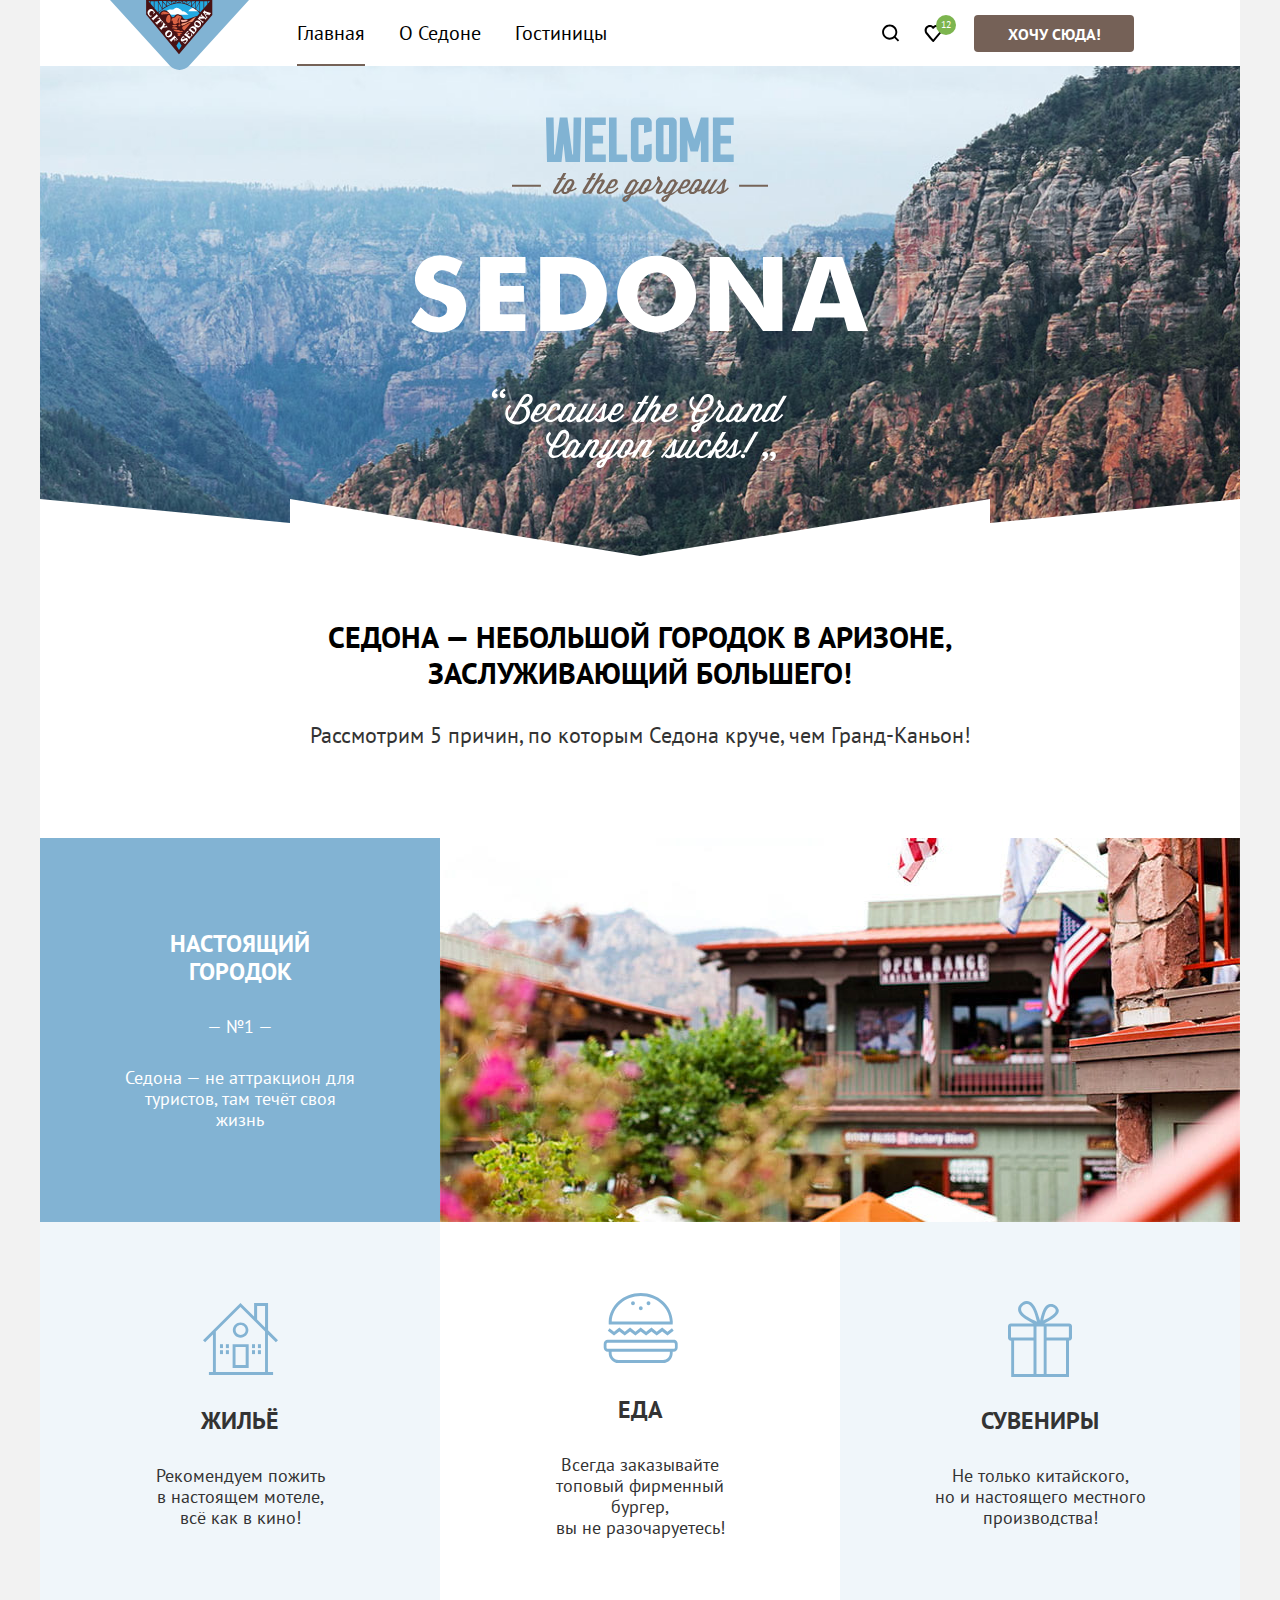
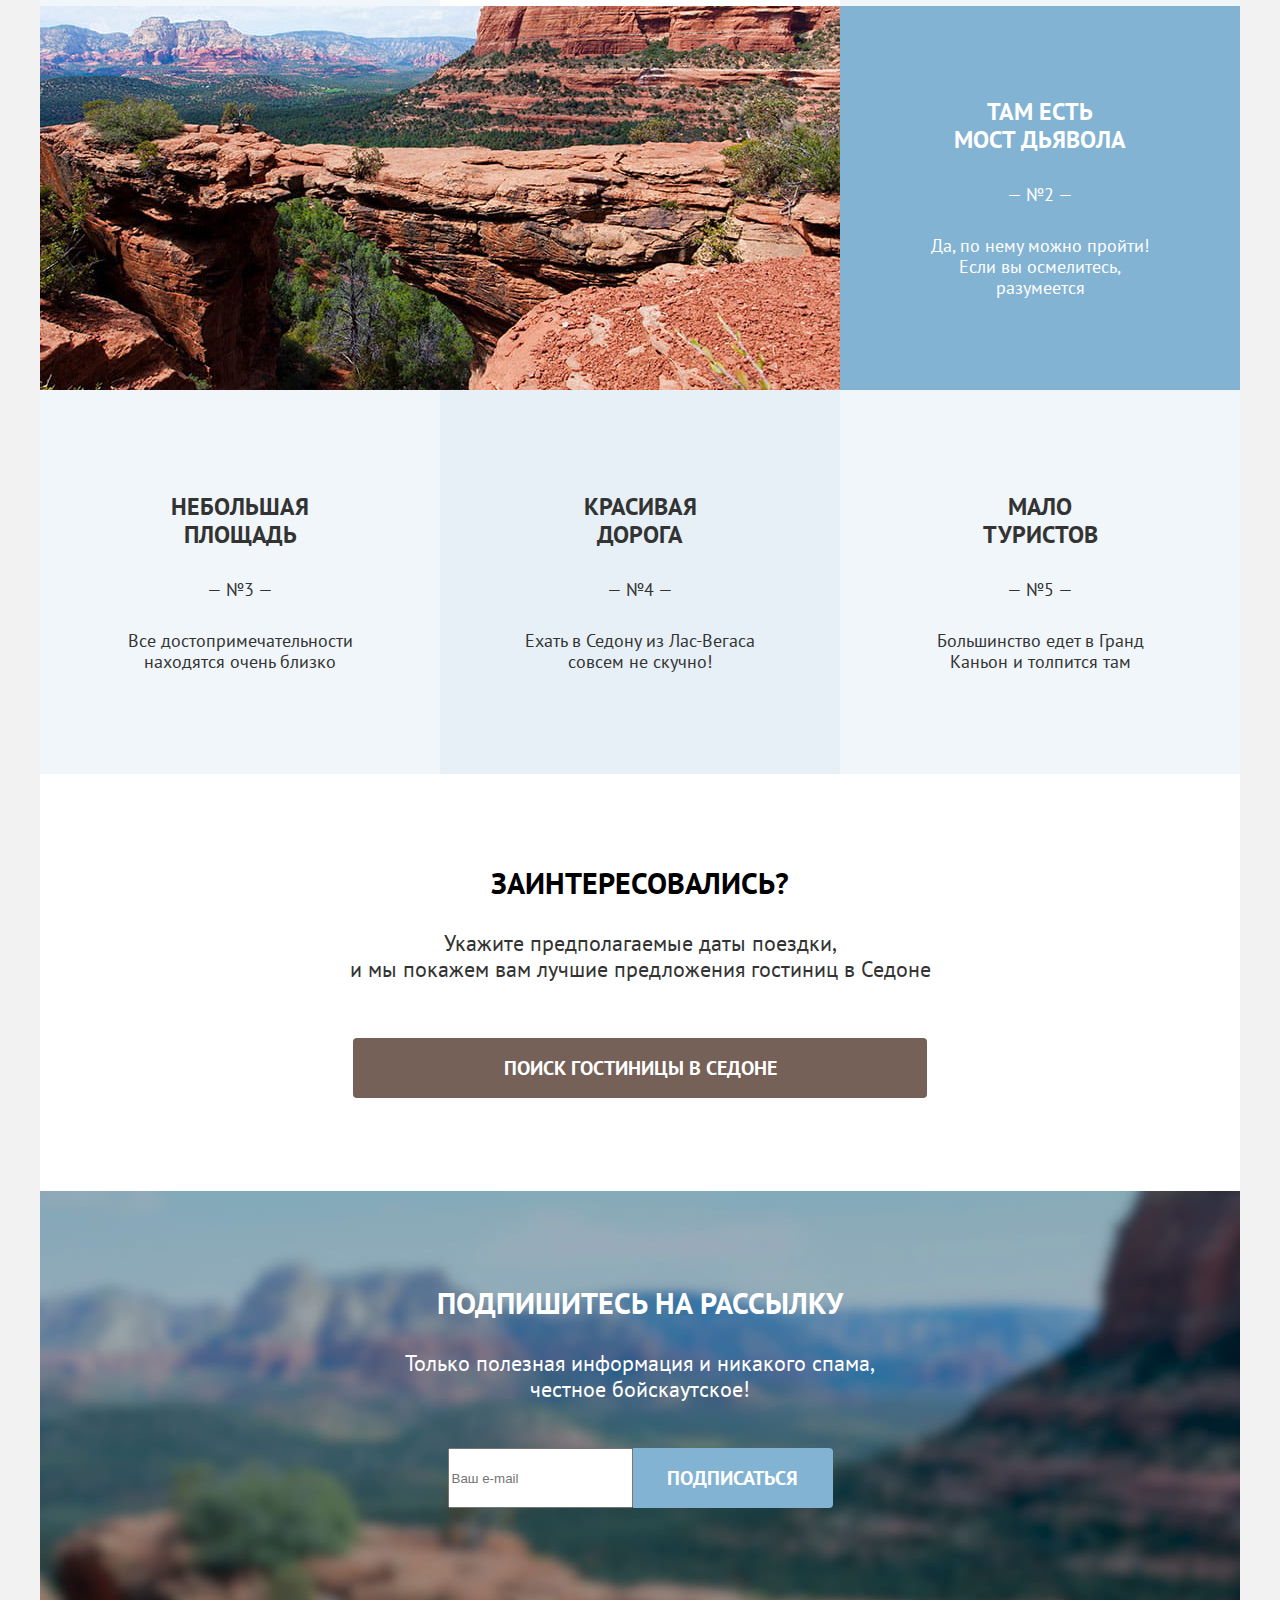
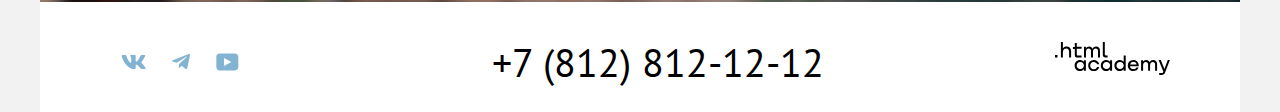
<file: index.html>
<!DOCTYPE html>
<html lang="ru">
  <head>
    <meta charset="utf-8">
    <title>Седона</title>
    <link rel="stylesheet" href="styles/styles.css">
  </head>
  <body>
    <div class="page-container">
      <header class="page-header">
        <div class="flex-wrapper">
          <a class="header-logo">
            <img class="header-logo-img" alt="Логотип сайта «Седона»" src="images/header-logo.svg" width="139" height="70">
          </a>
          <nav class="navigation">
            <ul class="navigation-list">
              <li class="navigation-item">
                <a class="navigation-link navigation-link-current">Главная</a>
              </li>
              <li class="navigation-item">
                <a class="navigation-link" href="#">О Седоне</a>
              </li>
              <li class="navigation-item">
                <a class="navigation-link" href="catalog.html">Гостиницы</a>
              </li>
            </ul>
            <ul class="navigation-list navigation-user">
              <li class="navigation-item">
                <a class="navigation-link navigation-search" href="#">
                  <span class="visually-hidden">Поиск</span>
                </a>
              </li>
              <li class="navigation-item">
                <a class="navigation-link navigation-favs" href="#">
                  <span class="visually-hidden">Избранное</span>
                  <span class="favorites-count">12</span>
                </a>
              </li>
              <li class="navigation-item">
                <a class="button button-alternative-color navigation-button" href="#">Хочу сюда!</a>
              </li>
            </ul>
          </nav>
        </div>
      </header>

      <main class="main-container main-index">
        <section class="section-promo">
          <h1 class="visually-hidden">Седона</h1>
          <img class="promo-logo" alt="Лого сайта города Седона" src="images/promo-logo.svg" width="458" height="352">
        </section>

        <section class="section-advantages">
          <h2 class="visually-hidden">Преимущества</h2>
          <p class="advantages-title section-title">Седона — небольшой городок в Аризоне,<br>
            заслуживающий большего!</p>
          <p class="advantages-intro">Рассмотрим 5 причин, по которым Седона круче, чем Гранд-Каньон!</p>
          <ul class="advantages-list">
            <li class="advantages-item advantages-item-special">
              <div class="advantages-text-wrapper">
                <h3 class="advantages-item-title">Настоящий городок</h3>
                <p class="advantages-item-number">— №1 —</p>
                <p class="advantages-item-description">Седона — не аттракцион для туристов, там течёт своя жизнь</p>
              </div>
              <div class="advantages-image-wrapper">
                <img class="advantages-image" alt="Изображение Седоны" src="images/true-town.jpg" width="800" height="384">
              </div>
            </li>
            <li class="advantages-item">
              <div class="advantages-text-wrapper">
                <span class="advantages-icon advantages-icon-housing"></span>
                <h3 class="advantages-item-title">Жильё</h3>
                <p class="advantages-item-description">Рекомендуем пожить<br>
                  в настоящем мотеле,<br>
                  всё как в кино!</p>
              </div>
            </li>
            <li class="advantages-item">
              <div class="advantages-text-wrapper">
                <span class="advantages-icon advantages-icon-food"></span>
                <h3 class="advantages-item-title">Еда</h3>
                <p class="advantages-item-description">Всегда заказывайте<br>
                  топовый фирменный бургер,<br>
                  вы не разочаруетесь!</p>
              </div>
            </li>
            <li class="advantages-item">
              <div class="advantages-text-wrapper">
                <span class="advantages-icon advantages-icon-souvenir"></span>
                <h3 class="advantages-item-title">Сувениры</h3>
                <p class="advantages-item-description">Не только китайского,<br>
                  но и настоящего местного<br>
                  производства!</p>
              </div>
            </li>
            <li class="advantages-item advantages-item-special">
              <div class="advantages-text-wrapper">
                <h3 class="advantages-item-title">Там есть<br>
                  мост дьявола</h3>
                <p class="advantages-item-number">— №2 —</p>
                <p class="advantages-item-description">Да, по нему можно пройти!<br>
                  Если вы осмелитесь,<br>
                  разумеется</p>
              </div>
              <div class="advantages-image-wrapper advantages-image-wrapper-bridge">
                <img class="advantages-image" alt="Изображение моста дьявола" src="images/devil-bridge.jpg" width="800" height="384">
              </div>
            </li>
            <li class="advantages-item">
              <div class="advantages-text-wrapper">
                <h3 class="advantages-item-title">Небольшая площадь</h3>
                <p class="advantages-item-number">— №3 —</p>
                <p class="advantages-item-description">Все достопримечательности находятся очень близко</p>
              </div>
            </li>
            <li class="advantages-item">
              <div class="advantages-text-wrapper">
                <h3 class="advantages-item-title">Красивая<br>
                  дорога</h3>
                <p class="advantages-item-number">— №4 —</p>
                <p class="advantages-item-description">Ехать в Седону из Лас-Вегаса совсем не скучно!</p>
              </div>
            </li>
            <li class="advantages-item">
              <div class="advantages-text-wrapper">
                <h3 class="advantages-item-title">Мало<br>
                  туристов</h3>
                <p class="advantages-item-number">— №5 —</p>
                <p class="advantages-item-description">Большинство едет в Гранд Каньон и толпится там</p>
              </div>
            </li>
          </ul>
        </section>

        <section class="section-search">
          <h2 class="visually-hidden">Поиск гостиницы</h2>
          <p class="search-title section-title"><b>Заинтересовались?</b></p>
          <p class="search-text">Укажите предполагаемые даты поездки,<br>
            и мы покажем вам лучшие предложения гостиниц в Седоне</p>
          <a class="search-button button button-alternative-color" href="catalog.html">Поиск гостиницы в Седоне</a>
        </section>

        <section class="section-subscribe">
          <h2 class="subscribe-title section-title">Подпишитесь на рассылку</h2>
          <p class="subscribe-text">Только полезная информация и никакого спама,<br>
            честное бойскаутское!</p>
          <form class="subscribe-form" action="https://echo.htmlacademy.ru/" method="post">
            <label class="visually-hidden" for="subscribe-email">Email</label>
            <input class="email-field" placeholder="Ваш e-mail" type="email" name="subscribe-email" id="subscribe-email" required>
            <button class="button subscribe-button" type="submit">Подписаться</button>
          </form>
        </section>
      </main>

      <footer class="page-footer">
        <div class="flex-wrapper">
          <ul class="footer-social-list">
            <li class="footer-social-item">
              <a class="footer-social-link footer-social-vk" href="https://vk.com/htmlacademy" target="_blank">
                <svg class="social-icon" aria-hidden="true" focusable="false" width="25" height="14" xmlns="http://www.w3.org/2000/svg">
                  <path fill-rule="evenodd" clip-rule="evenodd" d="M24.116.948c.166-.546 0-.948-.795-.948h-2.625c-.668 0-.976.347-1.143.73
                  0 0-1.335 3.196-3.226 5.272-.612.602-.89.793-1.224.793-.167 0-.418-.191-.418-.738V.948c0-.656-.184-.948-.74-.948H9.817C9.4
                  0 9.15.304 9.15.593c0 .621.946.765 1.043 2.513v3.798c0 .833-.153.984-.487.984-.89 0-3.055-3.211-4.34-6.885C5.116.288
                  4.865 0 4.193 0H1.566c-.75 0-.9.347-.9.73 0 .682.89 4.07 4.145 8.551C6.981 12.341 10.036 14 12.82 14c1.67 0 1.875-.368
                  1.875-1.003v-2.313c0-.737.158-.884.687-.884.39 0 1.057.192 2.615 1.667C19.776 13.216 20.07 14 21.071 14h2.625c.75 0
                  1.126-.368.91-1.096-.238-.724-1.088-1.775-2.215-3.022-.612-.71-1.53-1.475-1.809-1.858-.389-.491-.278-.71 0-1.147 0 0
                  3.2-4.426 3.533-5.929h.001Z"/></svg>
                <span class="visually-hidden">ВКонтакте</span>
              </a>
            </li>
            <li class="footer-social-item">
              <a class="footer-social-link footer-social-telegram" href="https://t.me/htmlacademy" target="_blank">
                <svg class="social-icon" aria-hidden="true" focusable="false" width="18" height="16"
                xmlns="http://www.w3.org/2000/svg"><path d="M16.785.1.84 6.247C-.248 6.685-.24 7.292.64 7.563L4.735
                8.84l9.472-5.976c.448-.273.857-.126.52.172L7.053 9.962H7.05h.002l-.283 4.22c.414 0 .597-.19.829-.413l1.988-1.934
                4.136 3.055c.762.42 1.31.204 1.5-.706L17.938 1.39c.278-1.114-.425-1.619-1.153-1.29Z"/></svg>
                <span class="visually-hidden">Телеграм</span>
              </a>
            </li>
            <li class="footer-social-item">
              <a class="footer-social-link footer-social-youtube" href="https://www.youtube.com/user/htmlacademyru" target="_blank">
                <svg class="social-icon" aria-hidden="true" focusable="false" width="23" height="18"
                xmlns="http://www.w3.org/2000/svg"><path d="M18.94.5H3.51C1.65.5.33 2.1.33 3.9V14c0 1.9 1.32 3.5 3.18
                3.5h15.65c1.64 0 3.17-1.6 3.17-3.4V3.9C22.11 2.1 20.8.5 18.94.5ZM7.99 13.04V4.96L15.33 9l-7.34 4.04Z"/></svg>
                <span class="visually-hidden">YouTube</span>
              </a>
            </li>
          </ul>
          <div class="footer-contacts">
            <a class="footer-phone-number" href="tel:+78128121212">+7 (812) 812-12-12</a>
          </div>
          <div class="footer-link-wrapper">
            <a class="footer-logo-link" href="https://htmlacademy.ru/" target="_blank">
              <svg class="footer-logo-academy" aria-hidden="true" focusable="false" width="115" height="33"
              xmlns="http://www.w3.org/2000/svg"><path d="M0 12.9v2.6h2.5v-2.6H0ZM11.6 4.5c-1.6 0-2.8.7-3.6
              1.7h-.1V0h-2v15.5h2v-5.3c0-2.1 1.3-3.6 3.3-3.6 1.8 0 2.9 1.4 2.9 3.2v5.7h2V9.4c.1-3-1.8-4.9-4.5-4.9ZM26.6
              4.8h-4.8V1.1h-2v3.8h-1.9v2h1.9v6c0 1.7 1 2.7 2.7 2.7h4.1v-2h-3.7c-.7 0-1.1-.4-1.1-1.1V6.8h4.8v-2ZM41.1
              4.6c-1.6 0-2.9.8-3.5 2.1h-.1a3.7 3.7 0 0 0-3.4-2.1c-1.4 0-2.5.8-3.1 1.8h-.1V4.8H29v10.6h2V10c0-2 1-3.5
              2.6-3.5 1.5 0 2.4 1 2.4 2.6v6.3h2V9.8c0-2.4 1.4-3.3 2.6-3.3 1.5 0 2.4 1 2.4 2.6v6.3h2V8.9c.1-2.5-1.4-4.3-3.9-4.3ZM47.8
              12.7c0 1.7 1 2.7 2.8 2.7h2v-2h-1.7c-.7 0-1.1-.4-1.1-1.1V0h-2v12.7ZM28.9 19.7a4.9 4.9 0 0 0-3.9-1.8c-3.1 0-5.4 2.3-5.4
              5.6s2.3 5.6 5.4 5.6c1.8 0 3-.8 3.8-1.9h.1v1.6h2V18.2h-2v1.5Zm-3.6 7.4a3.5 3.5 0 0 1-3.6-3.6c0-2 1.4-3.6 3.6-3.6s3.6 1.6
              3.6 3.6c0 1.9-1.4 3.6-3.6 3.6ZM44.2 22c-.5-2.4-2.6-4.1-5.4-4.1a5.4 5.4 0 0 0-5.6 5.6c0 3.1 2.2 5.6 5.6 5.6 2.8 0 4.9-1.8
              5.4-4.2h-2.1a3.4 3.4 0 0 1-3.3 2.3 3.5 3.5 0 0 1-3.6-3.6c0-2 1.4-3.6 3.6-3.6 1.6 0 2.8 1 3.3 2.2h2.1V22ZM55.1 19.7a4.9
              4.9 0 0 0-3.9-1.8c-3.1 0-5.4 2.3-5.4 5.6s2.3 5.6 5.4 5.6c1.8 0 3-.8 3.8-1.9h.1v1.6h2V18.2h-2v1.5Zm-3.6 7.4a3.5 3.5 0 0
              1-3.6-3.6c0-2 1.4-3.6 3.6-3.6s3.6 1.6 3.6 3.6c0 1.9-1.5 3.6-3.6 3.6ZM68.7 19.8a5 5 0 0 0-3.9-1.9c-3.1
              0-5.4 2.3-5.4 5.6s2.2 5.6 5.4 5.6c1.7 0 3-.8 3.8-1.8h.1v1.5h2V13.4h-2v6.4Zm-3.6 7.3a3.5 3.5 0 0 1-3.6-3.6c0-2
              1.4-3.6 3.6-3.6s3.6 1.6 3.6 3.6c-.1 2-1.5 3.6-3.6 3.6ZM78.3 17.9a5.4 5.4 0 0 0-5.5 5.6c0 3 2.1 5.6 5.5 5.6 2.5
              0 4.5-1.3 5.2-3.6h-2.1c-.5 1-1.6 1.6-3 1.6-1.9 0-3.3-1.3-3.4-2.9h8.8c.2-3.6-2-6.3-5.5-6.3Zm0 1.9c1.7 0 3 1
              3.3 2.6h-6.5a3.2 3.2 0 0 1 3.2-2.6ZM98.2 17.9a4 4 0 0 0-3.6 2h-.1c-.6-1.2-1.8-2-3.4-2-1.4 0-2.5.7-3.1
              1.8v-1.5h-1.9v10.6h2v-5.4c0-2 1-3.4 2.6-3.5 1.5 0 2.4 1 2.4 2.6v6.3h2v-5.6c0-2.4 1.4-3.3 2.6-3.3 1.5 0 2.4 1
              2.4 2.6v6.3h2v-6.5c.1-2.6-1.4-4.4-3.9-4.4ZM109.4 27l-3.6-8.9h-2.2l4.8 11.6c-.3.9-.7 1.2-1.7 1.2h-2.5v2h2.5c1.8
              0 2.8-.8 3.5-2.6l4.7-12.2h-2.1l-3.4 8.9Z"/></svg>
            </a>
          </div>
        </div>
      </footer>
    </div>
  </body>
</html>
</file>
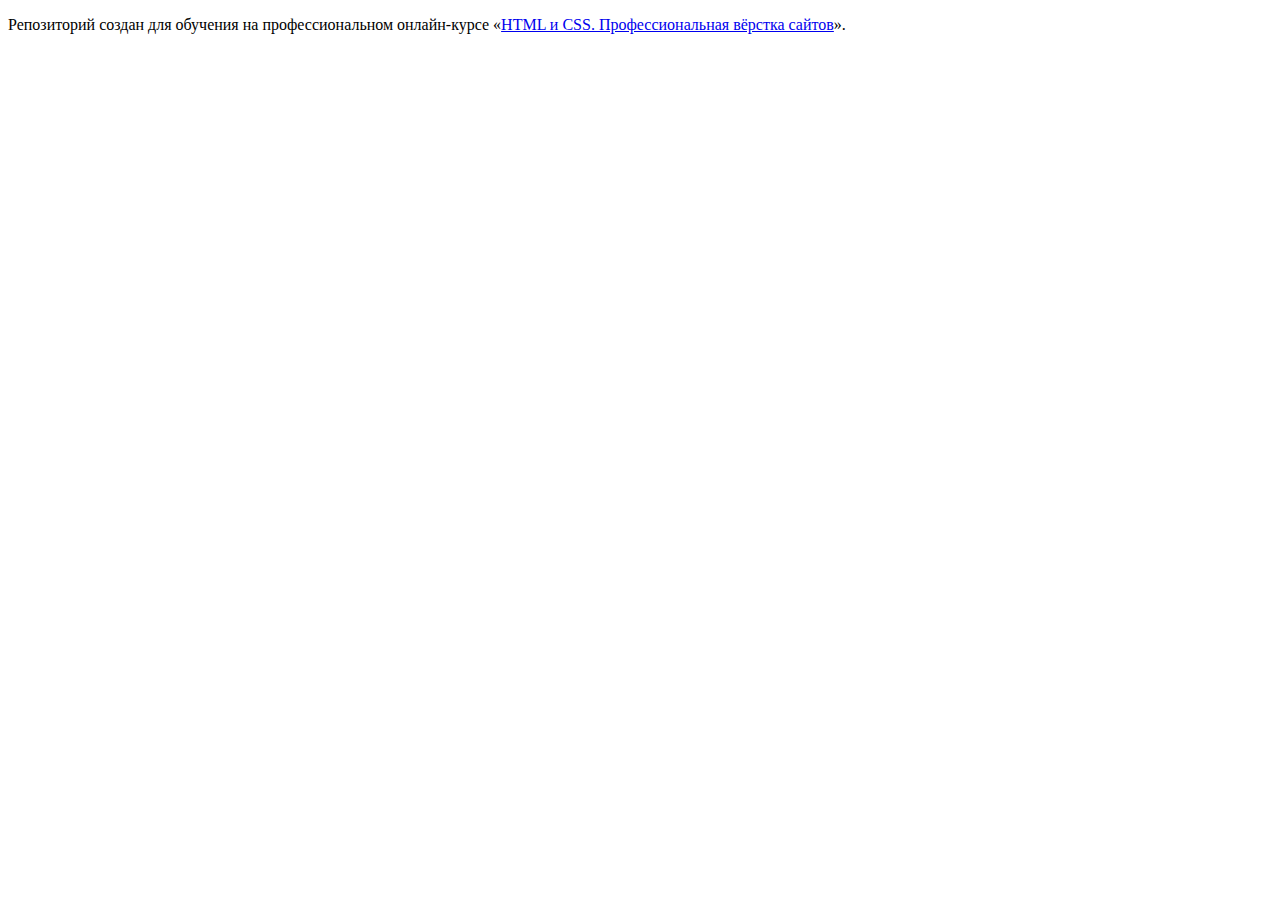
<file: 1/index.html>
<!DOCTYPE html>
<html lang="ru">
  <head>
    <meta charset="utf-8">
    <title>HTML Academy: Седона</title>
    <base href="https://htmlacademy-htmlcss.github.io/1923449-sedona-34/1/">
</head>
  <body>

    <p>Репозиторий создан для обучения на профессиональном онлайн‑курсе «<a href="https://htmlacademy.ru/intensive/htmlcss">HTML и CSS. Профессиональная вёрстка сайтов</a>».</p>

  </body>
</html>
</file>
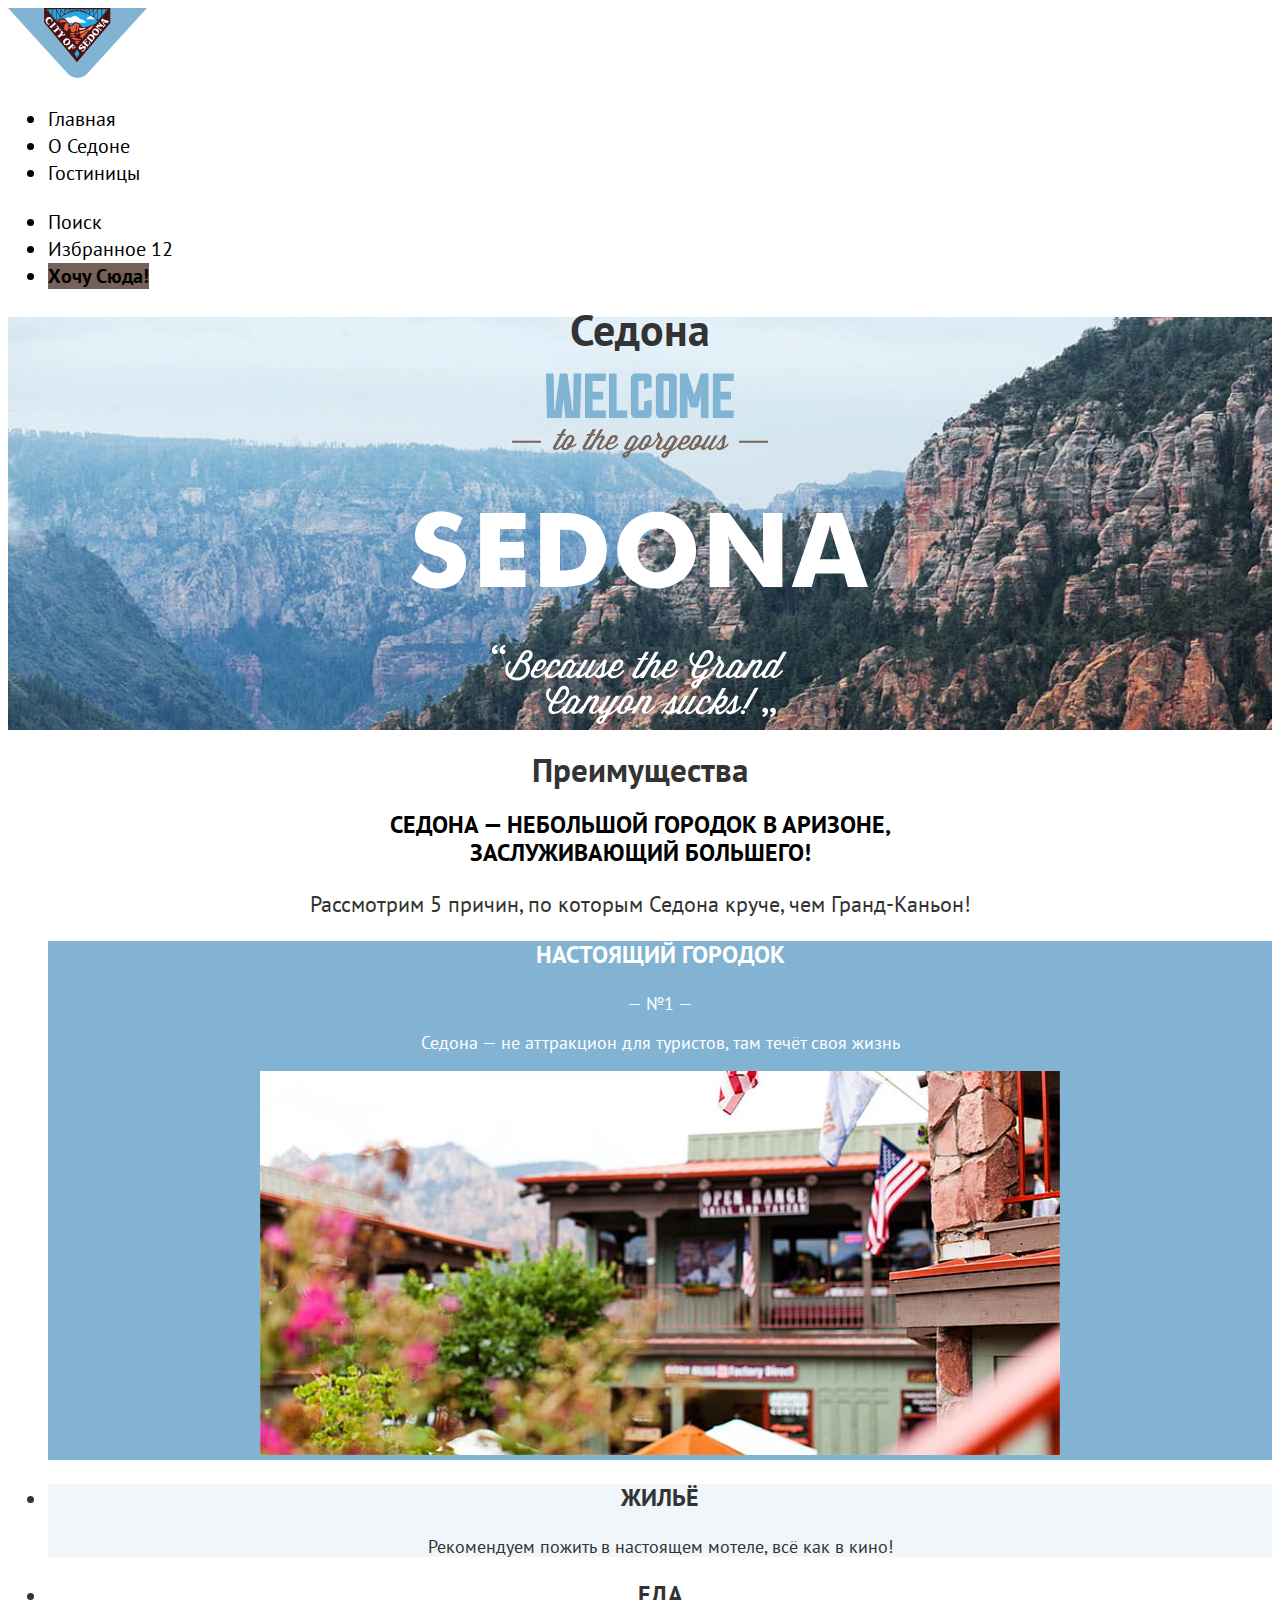
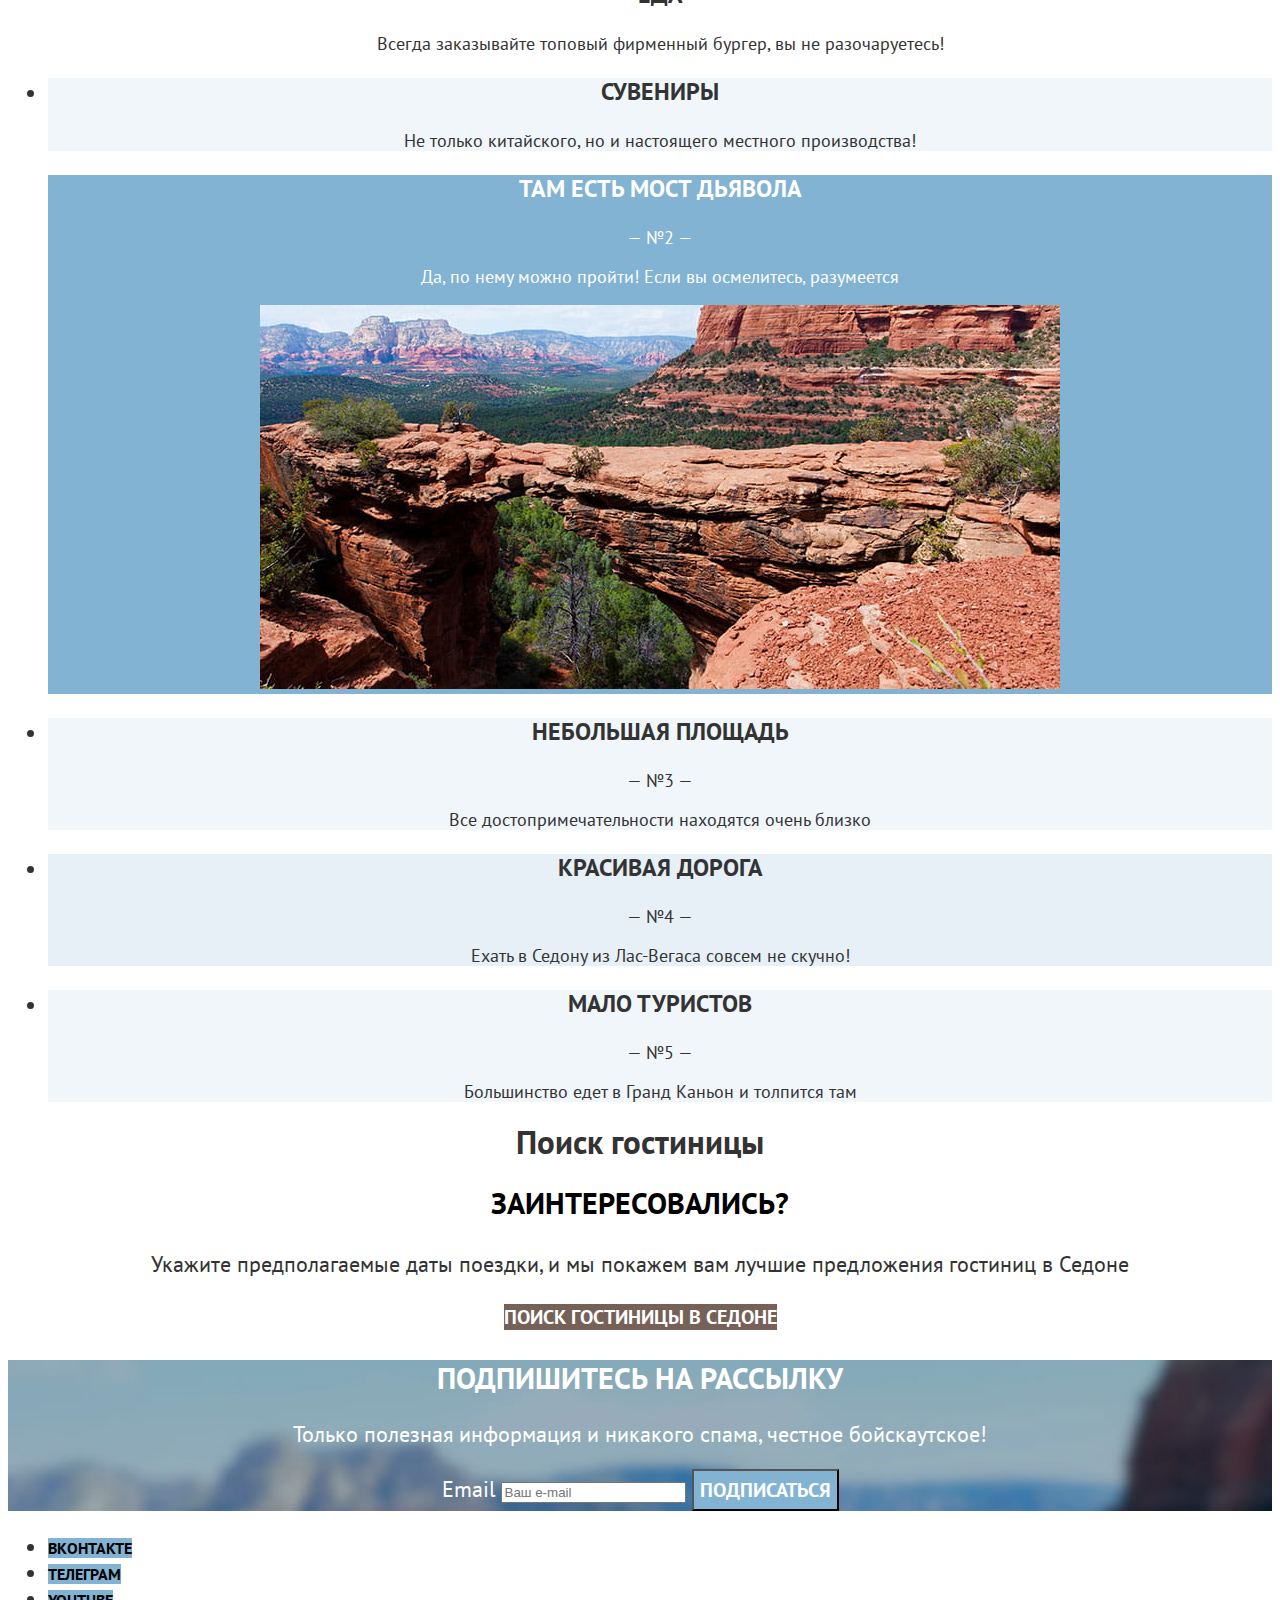
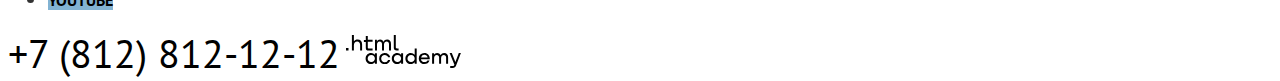
<file: 4/index.html>
<!DOCTYPE html>
<html lang="ru">
  <head>
    <meta charset="utf-8">
    <title>Седона</title>
    <link rel="stylesheet" href="styles/styles.css">
    <base href="https://htmlacademy-htmlcss.github.io/1923449-sedona-34/4/">
</head>
  <body>
    <header class="page-header">
      <div class="header-wrapper">
        <a class="navigation-logo">
          <img class="page-header-logo" alt="Логотип сайта «Седона»" src="images/header-logo.svg" width="139" height="70">
        </a>
        <nav class="navigation">
          <ul class="navigation-list">
            <li class="navigation-item">
              <a class="navigation-link navigation-link-current">Главная</a>
            </li>
            <li class="navigation-item">
              <a class="navigation-link" href="#">О Седоне</a>
            </li>
            <li class="navigation-item">
              <a class="navigation-link" href="catalog.html">Гостиницы</a>
            </li>
          </ul>
          <ul class="navigation-list navigation-user">
            <li class="navigation-item">
              <a class="navigation-link" href="#">
                <span class="visually-hidden">Поиск</span>
              </a>
            </li>
            <li class="navigation-item">
              <a class="navigation-link" href="#">
                <span class="visually-hidden">Избранное</span>
                <span class="favourites-count">12</span>
              </a>
            </li>
            <li class="navigation-item">
              <a class="navigation-link button button-brown" href="#">Хочу сюда!</a>
            </li>
          </ul>
        </nav>
      </div>
    </header>

    <main class="main-index">
      <section class="section-promo">
        <h1 class="visually-hidden">Седона</h1>
        <img class="promo-logo" alt="Лого сайта города Седона" src="images/promo-logo.svg" width="458" height="352">
      </section>

      <section class="section-advantages">
        <h2 class="visually-hidden">Преимущества</h2>
        <p class="advantages-title section-title"><b>Седона — небольшой городок в Аризоне,<br>
          заслуживающий большего!</b></p>
        <p class="advantages-intro">Рассмотрим 5 причин, по которым Седона круче, чем Гранд-Каньон!</p>
        <ul class="advantages-list">
          <li class="advantages-item advantages-item-special">
            <h3 class="advantages-title">Настоящий городок</h3>
            <p class="advantages-number">— №1 —</p>
            <p class="advantages-description">Седона — не аттракцион для туристов, там течёт своя жизнь</p>
            <img class="advantage-image" alt="Изображение Седоны" src="images/true-town.jpg" width="800" height="384">
          </li>
          <li class="advantages-item">
            <h3 class="advantages-title">Жильё</h3>
            <p class="advantages-description">Рекомендуем пожить в настоящем мотеле, всё как в кино!</p>
          </li>
          <li class="advantages-item">
            <h3 class="advantages-title">Еда</h3>
            <p class="advantages-description">Всегда заказывайте топовый фирменный бургер, вы не разочаруетесь!</p>
          </li>
          <li class="advantages-item">
            <h3 class="advantages-title">Сувениры</h3>
            <p class="advantages-description">Не только китайского, но и настоящего местного производства!</p>
          </li>
          <li class="advantages-item advantages-item-special">
            <h3 class="advantages-title">Там есть мост дьявола</h3>
            <p class="advantages-number">— №2 —</p>
            <p class="advantages-description">Да, по нему можно пройти! Если вы осмелитесь, разумеется</p>
            <img class="advantage-image" alt="Изображение моста дьявола" src="images/devil-bridge.jpg" width="800" height="384">
          </li>
          <li class="advantages-item">
            <h3 class="advantages-title">Небольшая площадь</h3>
            <p class="advantages-number">— №3 —</p>
            <p class="advantages-description">Все достопримечательности находятся очень близко</p>
          </li>
          <li class="advantages-item">
            <h3 class="advantages-title">Красивая дорога</h3>
            <p class="advantages-number">— №4 —</p>
            <p class="advantages-description">Ехать в Седону из Лас-Вегаса совсем не скучно!</p>
          </li>
          <li class="advantages-item">
            <h3 class="advantages-title">Мало туристов</h3>
            <p class="advantages-number">— №5 —</p>
            <p class="advantages-description">Большинство едет в Гранд Каньон и толпится там</p>
          </li>
        </ul>
      </section>

      <section class="section-search">
        <h2 class="visually-hidden">Поиск гостиницы</h2>
        <p class="search-title section-title"><b>Заинтересовались?</b></p>
        <p class="search-text">Укажите предполагаемые даты поездки, и мы покажем вам лучшие предложения гостиниц в Седоне</p>
        <a class="search-button button button-big button-brown" href="catalog.html">Поиск гостиницы в Седоне</a>
      </section>

      <section class="section-subscribe">
        <h2 class="subscribe-title section-title">Подпишитесь на рассылку</h2>
        <p class="subscribe-text">Только полезная информация и никакого спама, честное бойскаутское!</p>
        <form class="subscribe-form" action="https://echo.htmlacademy.ru/" method="post">
          <label for="subscribe-email">Email</label>
          <input class="field" placeholder="Ваш e-mail" type="email" name="subscribe-email" id="subscribe-email" required>
          <input class="button button-big subscribe-button" type="submit" value="Подписаться">
        </form>
      </section>
    </main>

    <footer class="page-footer">
      <ul class="footer-social-list">
        <li class="footer-social-item">
          <a class="button" href="https://vk.com/htmlacademy" target="_blank">
            <span class="visually-hidden">ВКонтакте</span>
          </a>
        </li>
        <li class="footer-social-item">
          <a class="button" href="https://t.me/htmlacademy" target="_blank">
            <span class="visually-hidden">Телеграм</span>
          </a>
        </li>
        <li class="footer-social-item">
          <a class="button" href="https://www.youtube.com/user/htmlacademyru" target="_blank">
            <span class="visually-hidden">YouTube</span>
          </a>
        </li>
      </ul>
      <a class="footer-phone-number" href="tel:+78128121212">+7 (812) 812-12-12</a>
      <a href="https://htmlacademy.ru/" target="_blank">
        <img class="footer-logo" alt="Лого htmlacademy" src="images/html-academy-logo.svg" width="115" height="33">
      </a>
    </footer>
  </body>
</html>
</file>
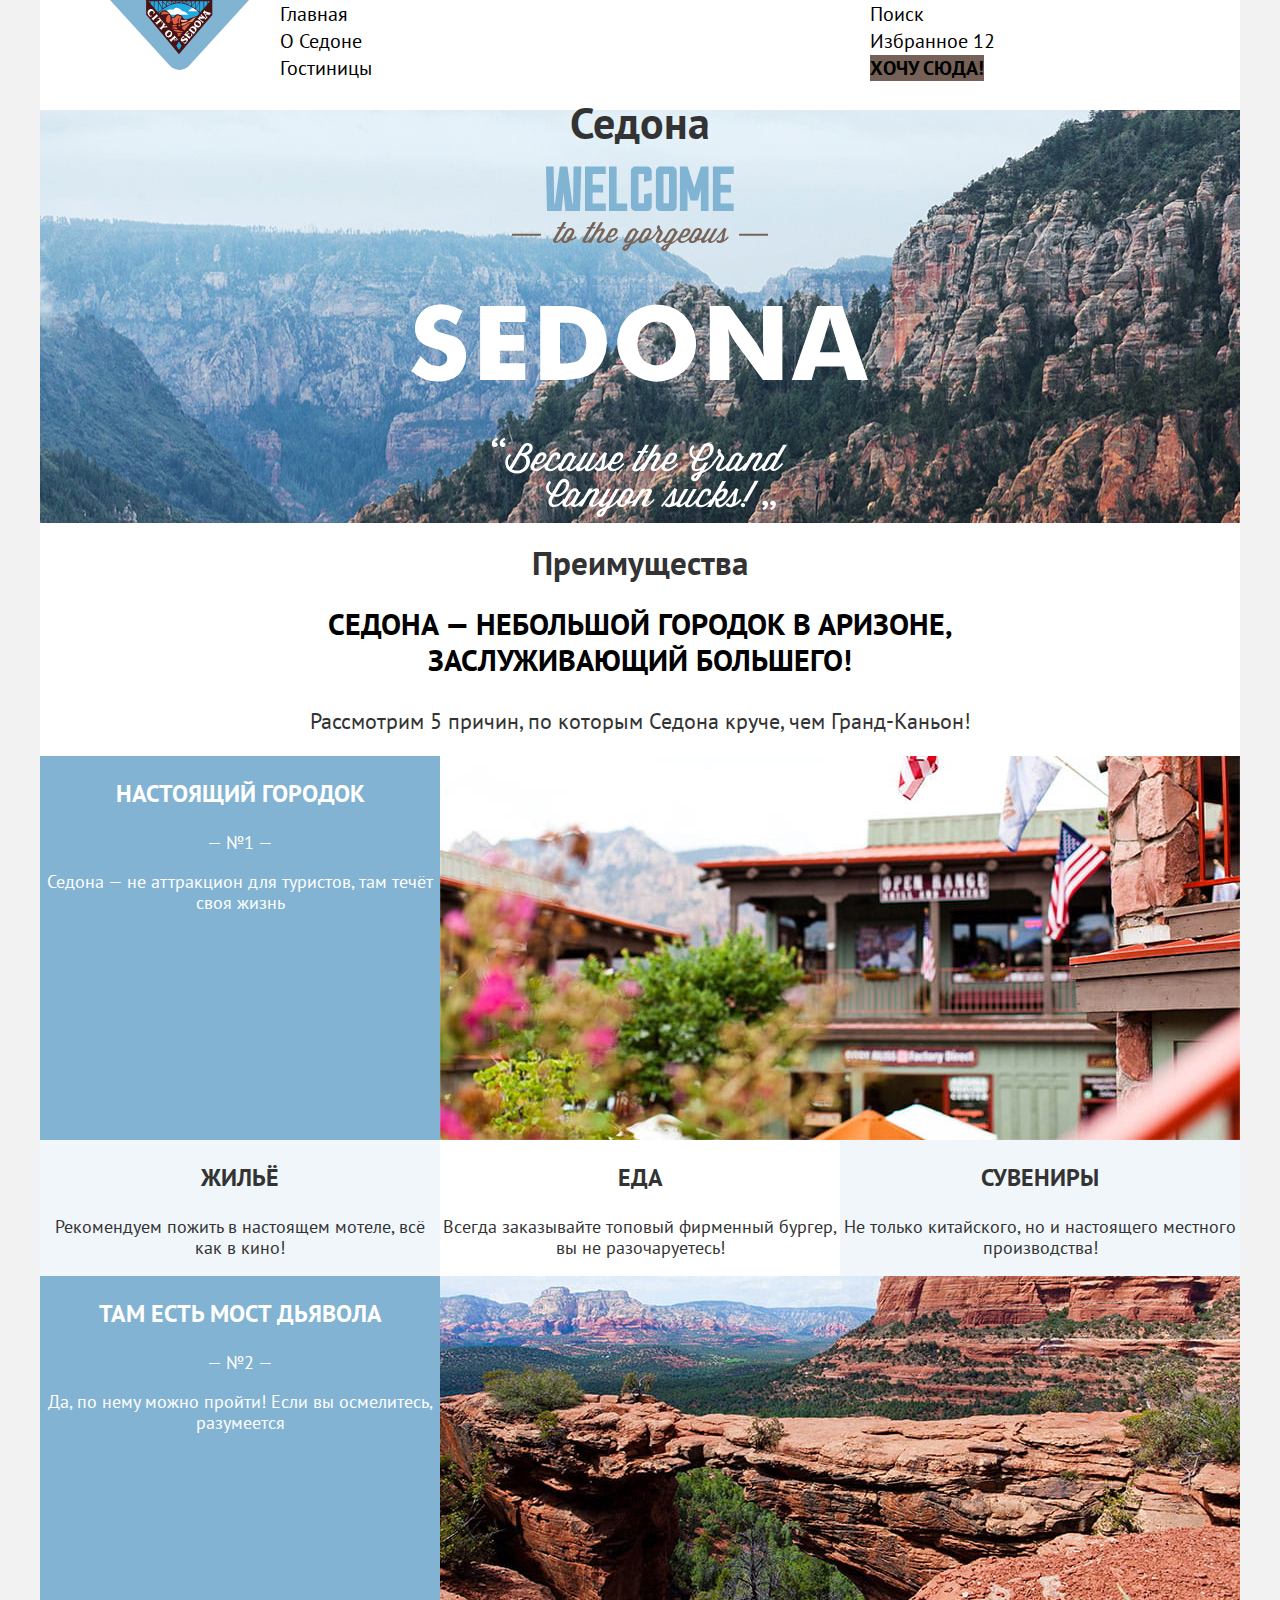
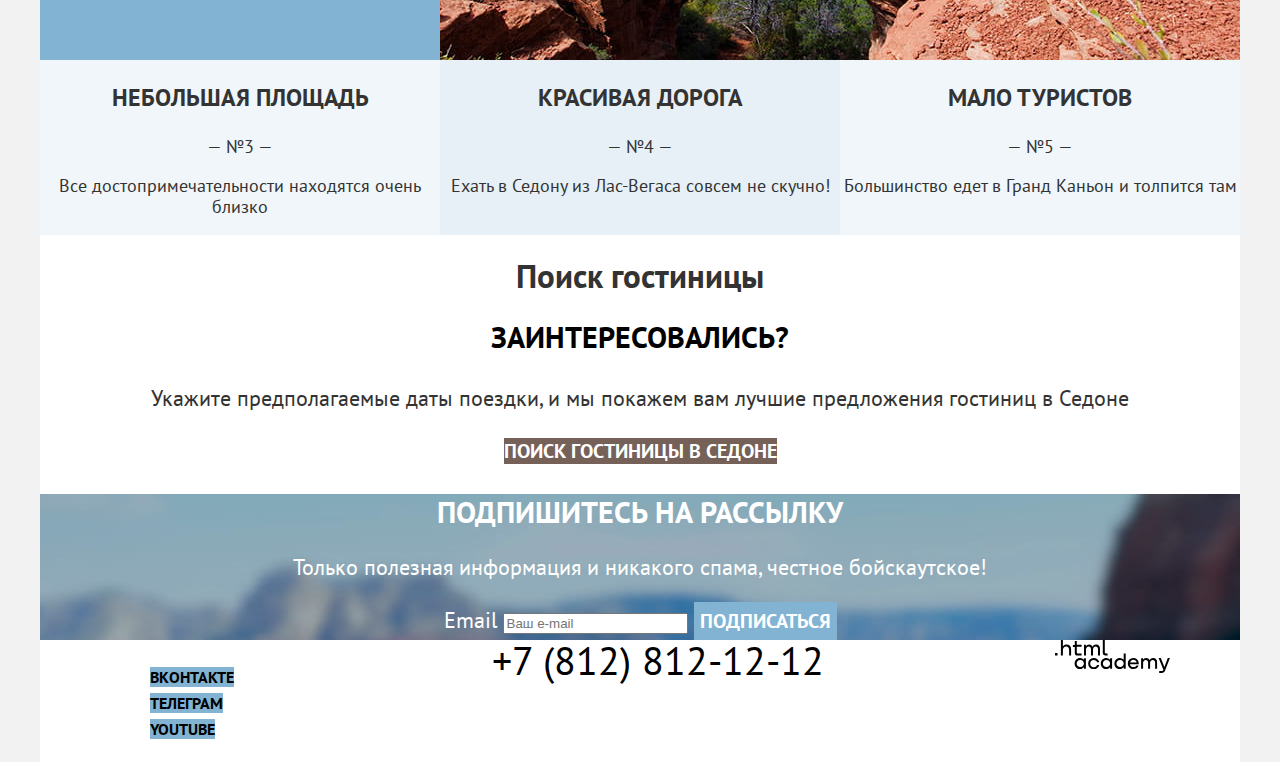
<file: 5/index.html>
<!DOCTYPE html>
<html lang="ru">
  <head>
    <meta charset="utf-8">
    <title>Седона</title>
    <link rel="stylesheet" href="styles/styles.css">
    <base href="https://htmlacademy-htmlcss.github.io/1923449-sedona-34/5/">
</head>
  <body>
    <div class="page-container">
      <header class="page-header">
        <div class="header-wrapper">
          <a class="header-logo">
            <img class="header-logo-img" alt="Логотип сайта «Седона»" src="images/header-logo.svg" width="139" height="70">
          </a>
          <nav class="navigation">
            <ul class="navigation-list">
              <li class="navigation-item">
                <a class="navigation-link navigation-link-current">Главная</a>
              </li>
              <li class="navigation-item">
                <a class="navigation-link" href="#">О Седоне</a>
              </li>
              <li class="navigation-item">
                <a class="navigation-link" href="catalog.html">Гостиницы</a>
              </li>
            </ul>
            <ul class="navigation-list navigation-user">
              <li class="navigation-item">
                <a class="navigation-link" href="#">
                  <span class="visually-hidden">Поиск</span>
                </a>
              </li>
              <li class="navigation-item">
                <a class="navigation-link" href="#">
                  <span class="visually-hidden">Избранное</span>
                  <span class="favourites-count">12</span>
                </a>
              </li>
              <li class="navigation-item">
                <a class="navigation-link button button-alternative-color" href="#">Хочу сюда!</a>
              </li>
            </ul>
          </nav>
        </div>
      </header>

      <main class="main-container main-index">
        <section class="section-promo">
          <h1 class="visually-hidden">Седона</h1>
          <img class="promo-logo" alt="Лого сайта города Седона" src="images/promo-logo.svg" width="458" height="352">
        </section>

        <section class="section-advantages">
          <h2 class="visually-hidden">Преимущества</h2>
          <p class="advantages-title section-title">Седона — небольшой городок в Аризоне,<br>
            заслуживающий большего!</p>
          <p class="advantages-intro">Рассмотрим 5 причин, по которым Седона круче, чем Гранд-Каньон!</p>
          <ul class="advantages-list">
            <li class="advantages-item advantages-item-special">
              <div class="advantages-text-content">
                <h3 class="advantages-item-title">Настоящий городок</h3>
                <p class="advantages-number">— №1 —</p>
                <p class="advantages-description">Седона — не аттракцион для туристов, там течёт своя жизнь</p>
              </div>
              <div class="advantages-image-wrapper">
                <img class="advantages-image" alt="Изображение Седоны" src="images/true-town.jpg" width="800" height="384">
              </div>
            </li>
            <li class="advantages-item">
              <h3 class="advantages-item-title">Жильё</h3>
              <p class="advantages-description">Рекомендуем пожить в настоящем мотеле, всё как в кино!</p>
            </li>
            <li class="advantages-item">
              <h3 class="advantages-item-title">Еда</h3>
              <p class="advantages-description">Всегда заказывайте топовый фирменный бургер, вы не разочаруетесь!</p>
            </li>
            <li class="advantages-item">
              <h3 class="advantages-item-title">Сувениры</h3>
              <p class="advantages-description">Не только китайского, но и настоящего местного производства!</p>
            </li>
            <li class="advantages-item advantages-item-special">
              <div class="advantages-text-content">
                <h3 class="advantages-item-title">Там есть мост дьявола</h3>
                <p class="advantages-number">— №2 —</p>
                <p class="advantages-description">Да, по нему можно пройти! Если вы осмелитесь, разумеется</p>
              </div>
              <div class="advantages-image-wrapper">
                <img class="advantages-image" alt="Изображение моста дьявола" src="images/devil-bridge.jpg" width="800" height="384">
              </div>
            </li>
            <li class="advantages-item">
              <h3 class="advantages-item-title">Небольшая площадь</h3>
              <p class="advantages-number">— №3 —</p>
              <p class="advantages-description">Все достопримечательности находятся очень близко</p>
            </li>
            <li class="advantages-item">
              <h3 class="advantages-item-title">Красивая дорога</h3>
              <p class="advantages-number">— №4 —</p>
              <p class="advantages-description">Ехать в Седону из Лас-Вегаса совсем не скучно!</p>
            </li>
            <li class="advantages-item">
              <h3 class="advantages-item-title">Мало туристов</h3>
              <p class="advantages-number">— №5 —</p>
              <p class="advantages-description">Большинство едет в Гранд Каньон и толпится там</p>
            </li>
          </ul>
        </section>

        <section class="section-search">
          <h2 class="visually-hidden">Поиск гостиницы</h2>
          <p class="search-title section-title"><b>Заинтересовались?</b></p>
          <p class="search-text">Укажите предполагаемые даты поездки, и мы покажем вам лучшие предложения гостиниц в Седоне</p>
          <a class="search-button button button-alternative-color" href="catalog.html">Поиск гостиницы в Седоне</a>
        </section>

        <section class="section-subscribe">
          <h2 class="subscribe-title section-title">Подпишитесь на рассылку</h2>
          <p class="subscribe-text">Только полезная информация и никакого спама, честное бойскаутское!</p>
          <form class="subscribe-form" action="https://echo.htmlacademy.ru/" method="post">
            <label class="visually-hidden" for="subscribe-email">Email</label>
            <input class="field" placeholder="Ваш e-mail" type="email" name="subscribe-email" id="subscribe-email" required>
            <input class="button subscribe-button" type="submit" value="Подписаться">
          </form>
        </section>
      </main>

      <footer class="page-footer">
        <div class="footer-wrapper">
          <ul class="footer-social-list">
            <li class="footer-social-item">
              <a class="button" href="https://vk.com/htmlacademy" target="_blank">
                <span class="visually-hidden">ВКонтакте</span>
              </a>
            </li>
            <li class="footer-social-item">
              <a class="button" href="https://t.me/htmlacademy" target="_blank">
                <span class="visually-hidden">Телеграм</span>
              </a>
            </li>
            <li class="footer-social-item">
              <a class="button" href="https://www.youtube.com/user/htmlacademyru" target="_blank">
                <span class="visually-hidden">YouTube</span>
              </a>
            </li>
          </ul>
          <div class="footer-contacts">
            <a class="footer-phone-number" href="tel:+78128121212">+7 (812) 812-12-12</a>
          </div>
          <div class="footer-link-wrapper">
            <a class="footer-logo-link" href="https://htmlacademy.ru/" target="_blank">
              <img class="footer-logo" alt="Лого htmlacademy" src="images/html-academy-logo.svg" width="115" height="33">
            </a>
          </div>
        </div>
      </footer>
    </div>
  </body>
</html>
</file>
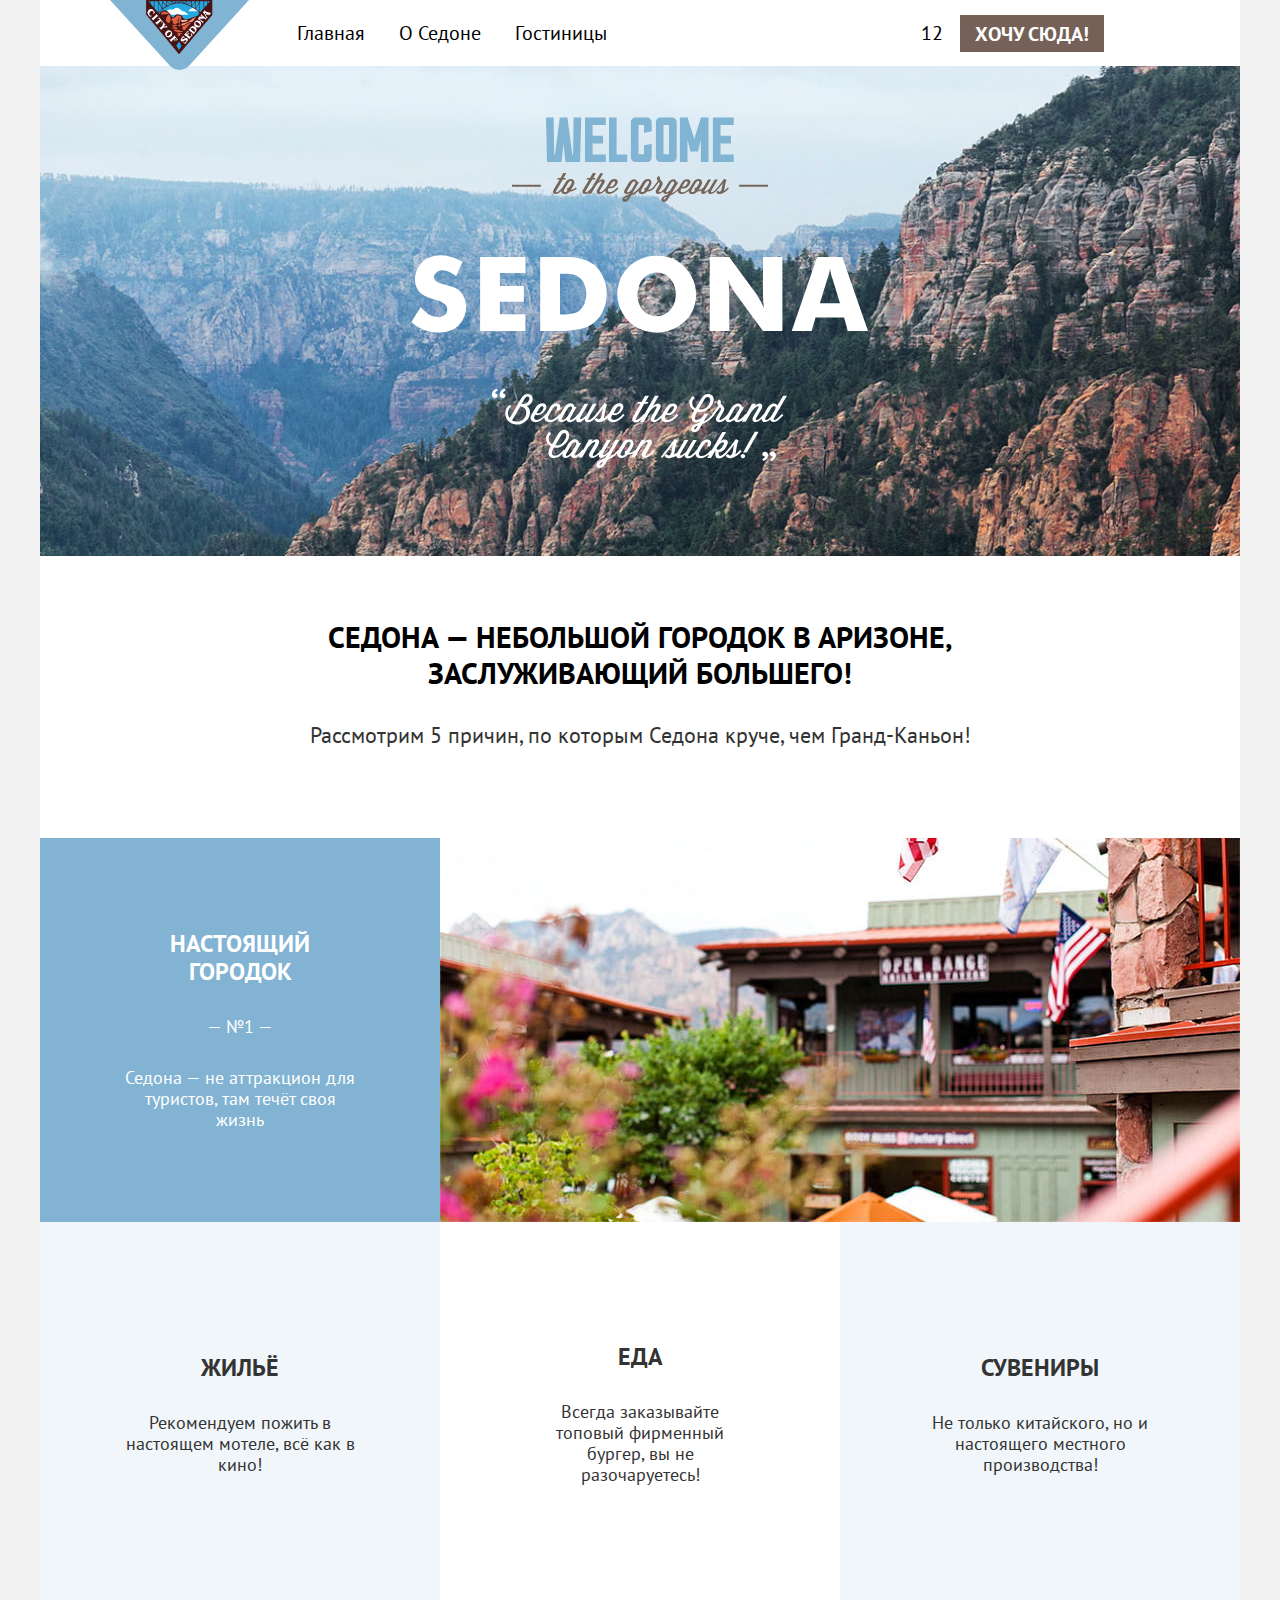
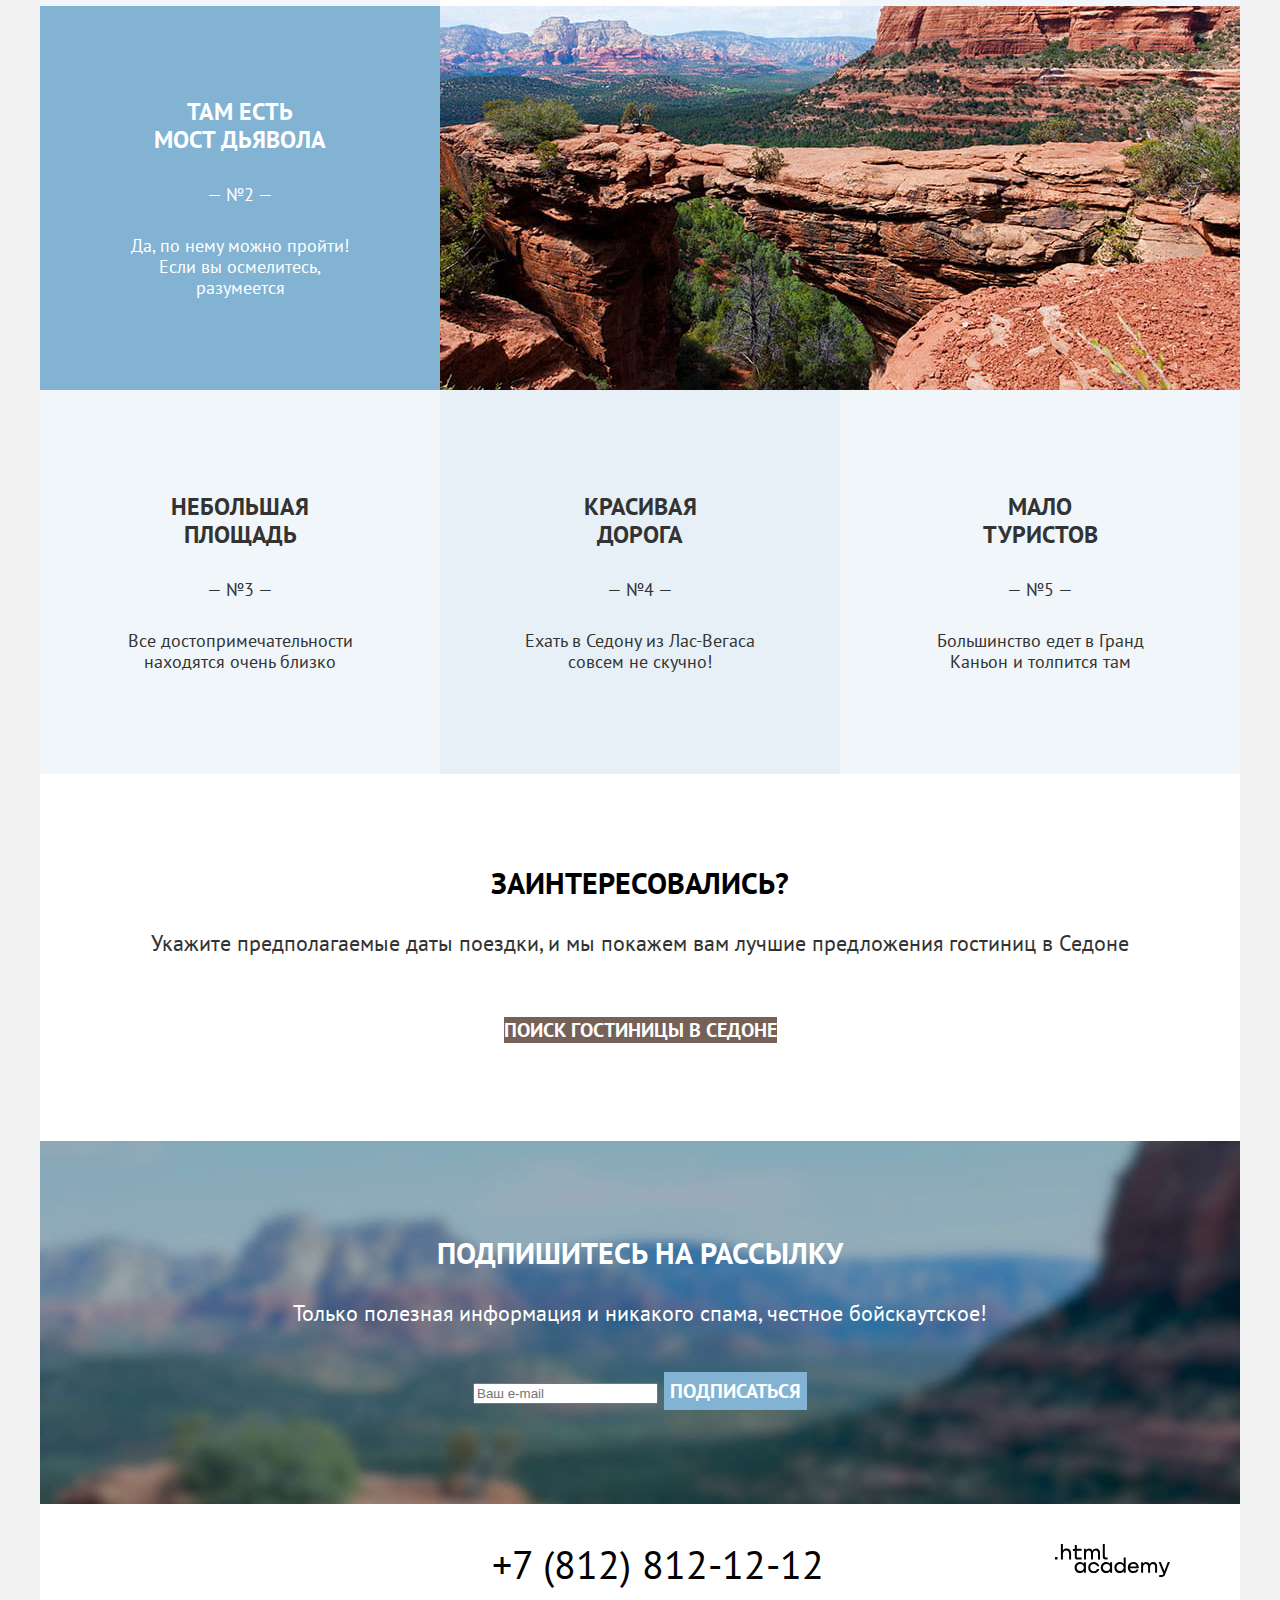
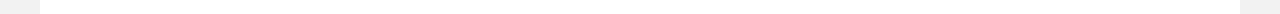
<file: 6/index.html>
<!DOCTYPE html>
<html lang="ru">
  <head>
    <meta charset="utf-8">
    <title>Седона</title>
    <link rel="stylesheet" href="styles/styles.css">
    <base href="https://htmlacademy-htmlcss.github.io/1923449-sedona-34/6/">
</head>
  <body>
    <div class="page-container">
      <header class="page-header">
        <div class="flex-wrapper">
          <a class="header-logo">
            <img class="header-logo-img" alt="Логотип сайта «Седона»" src="images/header-logo.svg" width="139" height="70">
          </a>
          <nav class="navigation">
            <ul class="navigation-list">
              <li class="navigation-item">
                <a class="navigation-link navigation-link-current">Главная</a>
              </li>
              <li class="navigation-item">
                <a class="navigation-link" href="#">О Седоне</a>
              </li>
              <li class="navigation-item">
                <a class="navigation-link" href="catalog.html">Гостиницы</a>
              </li>
            </ul>
            <ul class="navigation-list navigation-user">
              <li class="navigation-item">
                <a class="navigation-link" href="#">
                  <span class="visually-hidden">Поиск</span>
                </a>
              </li>
              <li class="navigation-item">
                <a class="navigation-link" href="#">
                  <span class="visually-hidden">Избранное</span>
                  <span class="favourites-count">12</span>
                </a>
              </li>
              <li class="navigation-item">
                <a class="navigation-link button button-alternative-color navigation-button" href="#">Хочу сюда!</a>
              </li>
            </ul>
          </nav>
        </div>
      </header>

      <main class="main-container main-index">
        <section class="section-promo">
          <h1 class="visually-hidden">Седона</h1>
          <img class="promo-logo" alt="Лого сайта города Седона" src="images/promo-logo.svg" width="458" height="352">
        </section>

        <section class="section-advantages">
          <h2 class="visually-hidden">Преимущества</h2>
          <p class="advantages-title section-title">Седона — небольшой городок в Аризоне,<br>
            заслуживающий большего!</p>
          <p class="advantages-intro">Рассмотрим 5 причин, по которым Седона круче, чем Гранд-Каньон!</p>
          <ul class="advantages-list">
            <li class="advantages-item advantages-item-special">
              <div class="advantages-text-wrapper">
                <div class="advantages-text">
                  <h3 class="advantages-item-title">Настоящий городок</h3>
                  <p class="advantages-item-number">— №1 —</p>
                  <p class="advantages-item-description">Седона — не аттракцион для туристов, там течёт своя жизнь</p>
                </div>
              </div>
              <div class="advantages-image-wrapper">
                <img class="advantages-image" alt="Изображение Седоны" src="images/true-town.jpg" width="800" height="384">
              </div>
            </li>
            <li class="advantages-item">
              <div class="advantages-text">
                <h3 class="advantages-item-title">Жильё</h3>
                <p class="advantages-item-description">Рекомендуем пожить в настоящем мотеле, всё как в кино!</p>
              </div>
            </li>
            <li class="advantages-item">
              <div class="advantages-text">
                <h3 class="advantages-item-title">Еда</h3>
                <p class="advantages-item-description">Всегда заказывайте топовый фирменный бургер, вы не разочаруетесь!</p>
              </div>
            </li>
            <li class="advantages-item">
              <div class="advantages-text">
                <h3 class="advantages-item-title">Сувениры</h3>
                <p class="advantages-item-description">Не только китайского, но и настоящего местного производства!</p>
              </div>
            </li>
            <li class="advantages-item advantages-item-special">
              <div class="advantages-text-wrapper">
                <div class="advantages-text">
                  <h3 class="advantages-item-title">Там есть<br>
                    мост дьявола</h3>
                  <p class="advantages-item-number">— №2 —</p>
                  <p class="advantages-item-description">Да, по нему можно пройти! Если вы осмелитесь, разумеется</p>
                </div>
              </div>
              <div class="advantages-image-wrapper">
                <img class="advantages-image" alt="Изображение моста дьявола" src="images/devil-bridge.jpg" width="800" height="384">
              </div>
            </li>
            <li class="advantages-item">
              <div class="advantages-text">
                <h3 class="advantages-item-title">Небольшая площадь</h3>
                <p class="advantages-item-number">— №3 —</p>
                <p class="advantages-item-description">Все достопримечательности находятся очень близко</p>
              </div>
            </li>
            <li class="advantages-item">
              <div class="advantages-text">
                <h3 class="advantages-item-title">Красивая<br>
                  дорога</h3>
                <p class="advantages-item-number">— №4 —</p>
                <p class="advantages-item-description">Ехать в Седону из Лас-Вегаса совсем не скучно!</p>
              </div>
            </li>
            <li class="advantages-item">
              <div class="advantages-text">
                <h3 class="advantages-item-title">Мало<br>
                  туристов</h3>
                <p class="advantages-item-number">— №5 —</p>
                <p class="advantages-item-description">Большинство едет в Гранд Каньон и толпится там</p>
              </div>
            </li>
          </ul>
        </section>

        <section class="section-search">
          <h2 class="visually-hidden">Поиск гостиницы</h2>
          <p class="search-title section-title"><b>Заинтересовались?</b></p>
          <p class="search-text">Укажите предполагаемые даты поездки, и мы покажем вам лучшие предложения гостиниц в Седоне</p>
          <a class="search-button button button-alternative-color" href="catalog.html">Поиск гостиницы в Седоне</a>
        </section>

        <section class="section-subscribe">
          <h2 class="subscribe-title section-title">Подпишитесь на рассылку</h2>
          <p class="subscribe-text">Только полезная информация и никакого спама, честное бойскаутское!</p>
          <form class="subscribe-form" action="https://echo.htmlacademy.ru/" method="post">
            <label class="visually-hidden" for="subscribe-email">Email</label>
            <input class="field" placeholder="Ваш e-mail" type="email" name="subscribe-email" id="subscribe-email" required>
            <input class="button subscribe-button" type="submit" value="Подписаться">
          </form>
        </section>
      </main>

      <footer class="page-footer">
        <div class="flex-wrapper">
          <ul class="footer-social-list">
            <li class="footer-social-item">
              <a class="button" href="https://vk.com/htmlacademy" target="_blank">
                <span class="visually-hidden">ВКонтакте</span>
              </a>
            </li>
            <li class="footer-social-item">
              <a class="button" href="https://t.me/htmlacademy" target="_blank">
                <span class="visually-hidden">Телеграм</span>
              </a>
            </li>
            <li class="footer-social-item">
              <a class="button" href="https://www.youtube.com/user/htmlacademyru" target="_blank">
                <span class="visually-hidden">YouTube</span>
              </a>
            </li>
          </ul>
          <div class="footer-contacts">
            <a class="footer-phone-number" href="tel:+78128121212">+7 (812) 812-12-12</a>
          </div>
          <div class="footer-link-wrapper">
            <a class="footer-logo-link" href="https://htmlacademy.ru/" target="_blank">
              <img class="footer-logo" alt="Лого htmlacademy" src="images/html-academy-logo.svg" width="115" height="33">
            </a>
          </div>
        </div>
      </footer>
    </div>
  </body>
</html>
</file>
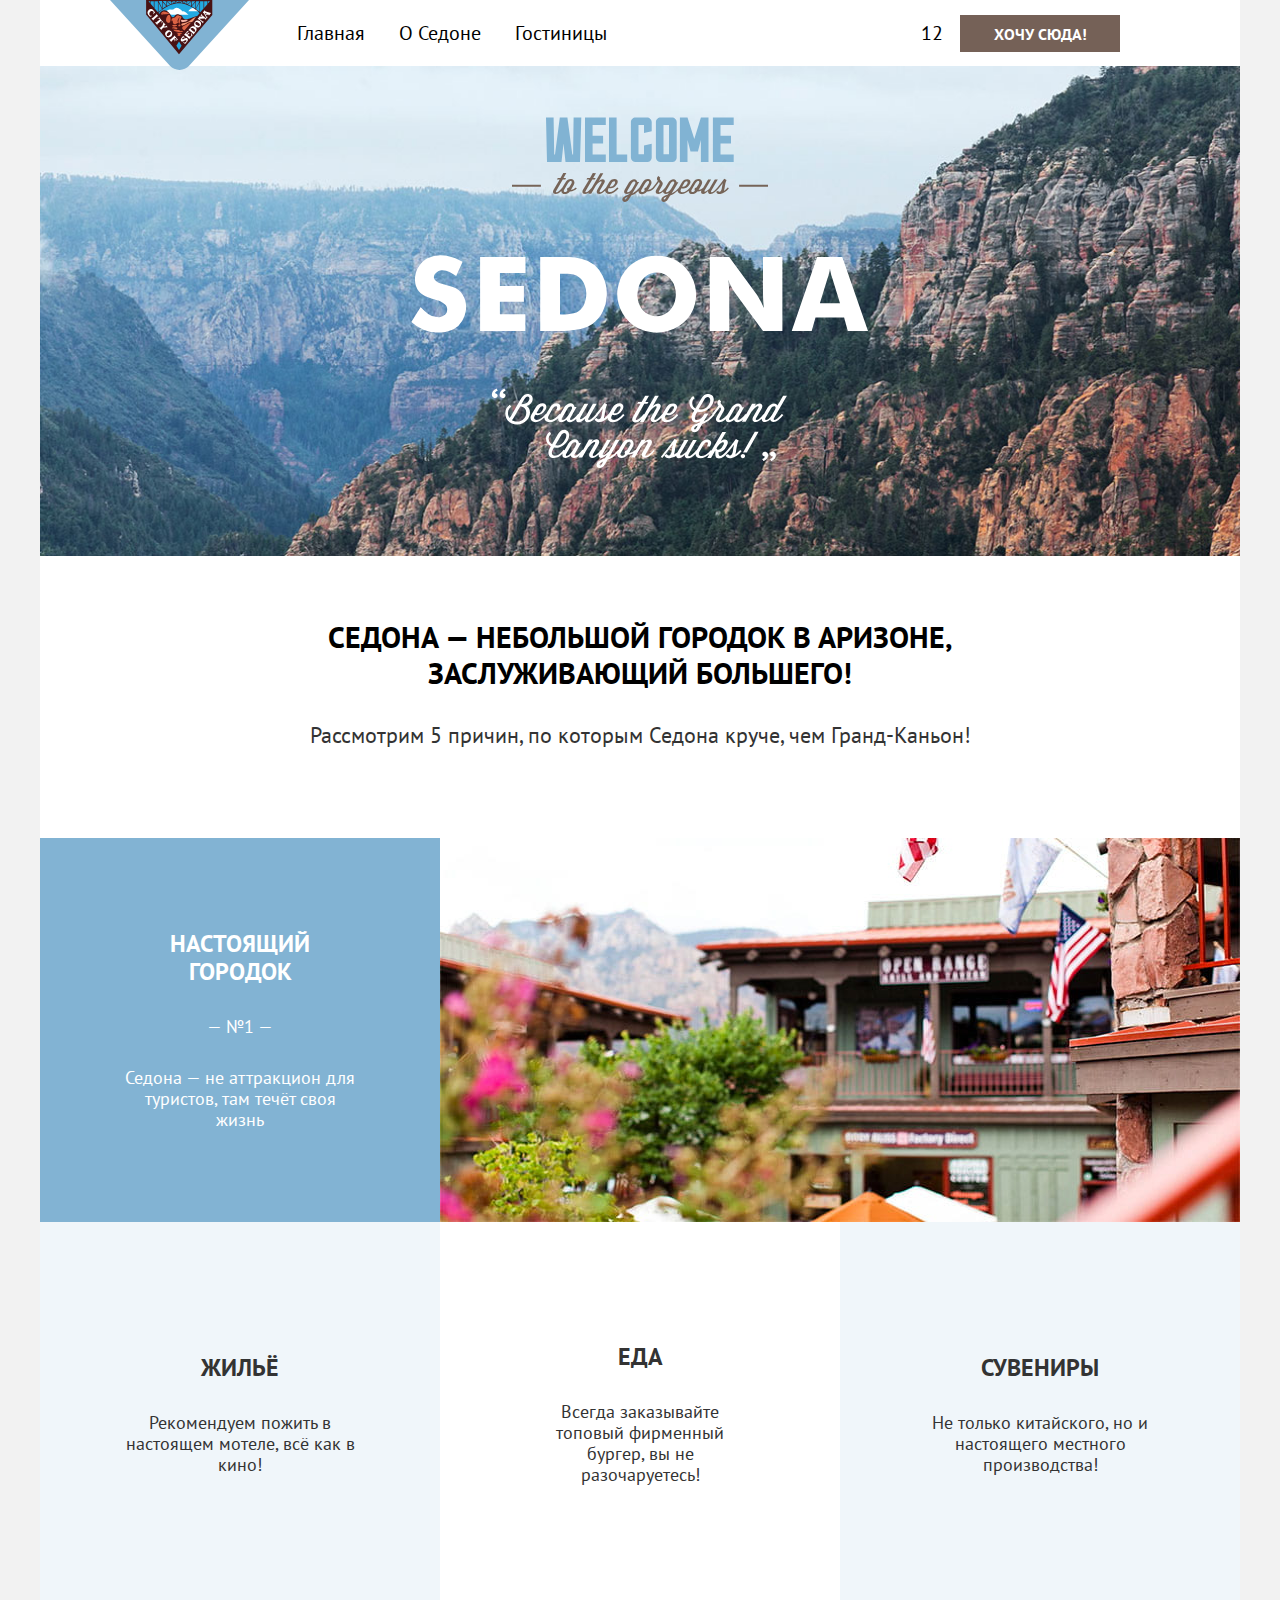
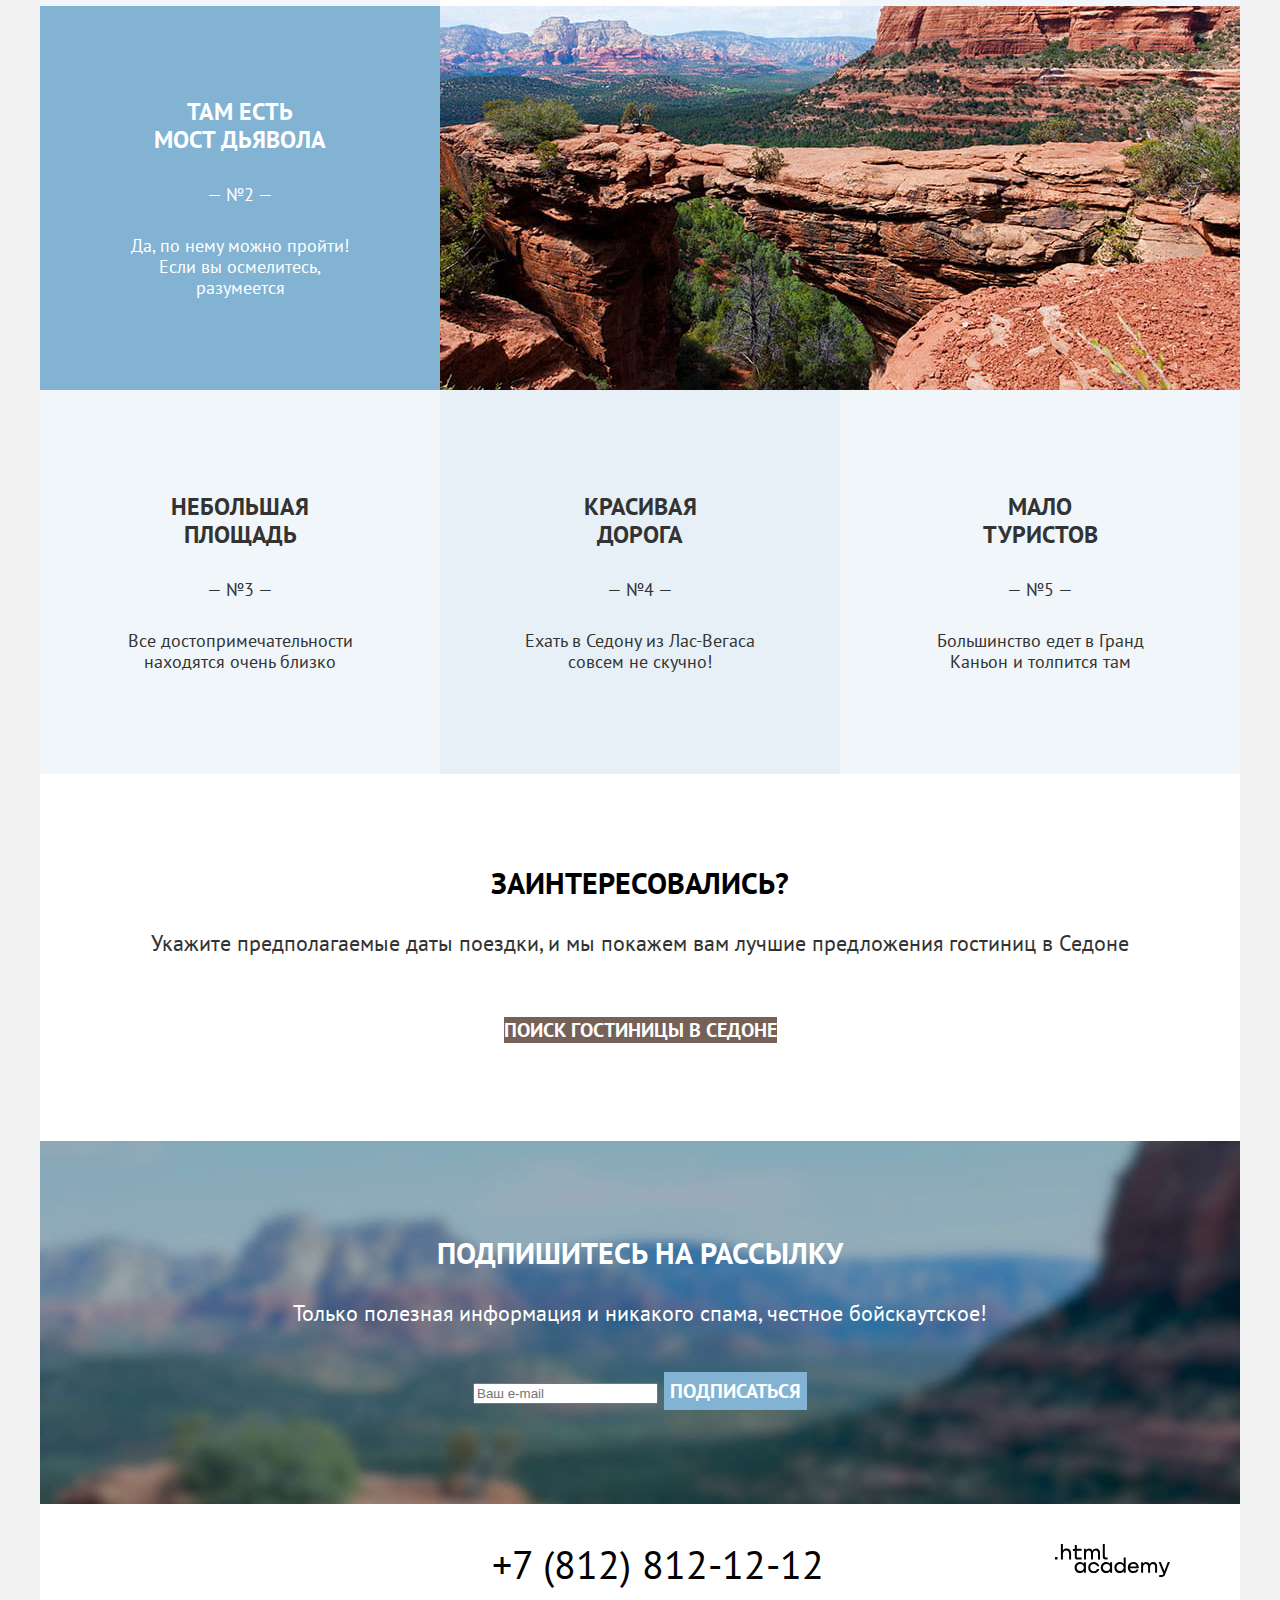
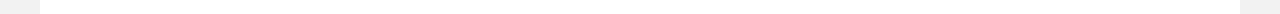
<file: 7/index.html>
<!DOCTYPE html>
<html lang="ru">
  <head>
    <meta charset="utf-8">
    <title>Седона</title>
    <link rel="stylesheet" href="styles/styles.css">
    <base href="https://htmlacademy-htmlcss.github.io/1923449-sedona-34/7/">
</head>
  <body>
    <div class="page-container">
      <header class="page-header">
        <div class="flex-wrapper">
          <a class="header-logo">
            <img class="header-logo-img" alt="Логотип сайта «Седона»" src="images/header-logo.svg" width="139" height="70">
          </a>
          <nav class="navigation">
            <ul class="navigation-list">
              <li class="navigation-item">
                <a class="navigation-link navigation-link-current">Главная</a>
              </li>
              <li class="navigation-item">
                <a class="navigation-link" href="#">О Седоне</a>
              </li>
              <li class="navigation-item">
                <a class="navigation-link" href="catalog.html">Гостиницы</a>
              </li>
            </ul>
            <ul class="navigation-list navigation-user">
              <li class="navigation-item">
                <a class="navigation-link" href="#">
                  <span class="visually-hidden">Поиск</span>
                </a>
              </li>
              <li class="navigation-item">
                <a class="navigation-link" href="#">
                  <span class="visually-hidden">Избранное</span>
                  <span class="favourites-count">12</span>
                </a>
              </li>
              <li class="navigation-item">
                <a class="button button-alternative-color navigation-button" href="#">Хочу сюда!</a>
              </li>
            </ul>
          </nav>
        </div>
      </header>

      <main class="main-container main-index">
        <section class="section-promo">
          <h1 class="visually-hidden">Седона</h1>
          <img class="promo-logo" alt="Лого сайта города Седона" src="images/promo-logo.svg" width="458" height="352">
        </section>

        <section class="section-advantages">
          <h2 class="visually-hidden">Преимущества</h2>
          <p class="advantages-title section-title">Седона — небольшой городок в Аризоне,<br>
            заслуживающий большего!</p>
          <p class="advantages-intro">Рассмотрим 5 причин, по которым Седона круче, чем Гранд-Каньон!</p>
          <ul class="advantages-list">
            <li class="advantages-item advantages-item-special">
              <div class="advantages-text-wrapper">
                <h3 class="advantages-item-title">Настоящий городок</h3>
                <p class="advantages-item-number">— №1 —</p>
                <p class="advantages-item-description">Седона — не аттракцион для туристов, там течёт своя жизнь</p>
              </div>
              <div class="advantages-image-wrapper">
                <img class="advantages-image" alt="Изображение Седоны" src="images/true-town.jpg" width="800" height="384">
              </div>
            </li>
            <li class="advantages-item">
              <div class="advantages-text-wrapper">
                <h3 class="advantages-item-title">Жильё</h3>
                <p class="advantages-item-description">Рекомендуем пожить в настоящем мотеле, всё как в кино!</p>
              </div>
            </li>
            <li class="advantages-item">
              <div class="advantages-text-wrapper">
                <h3 class="advantages-item-title">Еда</h3>
                <p class="advantages-item-description">Всегда заказывайте топовый фирменный бургер, вы не разочаруетесь!</p>
              </div>
            </li>
            <li class="advantages-item">
              <div class="advantages-text-wrapper">
                <h3 class="advantages-item-title">Сувениры</h3>
                <p class="advantages-item-description">Не только китайского, но и настоящего местного производства!</p>
              </div>
            </li>
            <li class="advantages-item advantages-item-special">
              <div class="advantages-text-wrapper">
                <h3 class="advantages-item-title">Там есть<br>
                  мост дьявола</h3>
                <p class="advantages-item-number">— №2 —</p>
                <p class="advantages-item-description">Да, по нему можно пройти! Если вы осмелитесь, разумеется</p>
              </div>
              <div class="advantages-image-wrapper">
                <img class="advantages-image" alt="Изображение моста дьявола" src="images/devil-bridge.jpg" width="800" height="384">
              </div>
            </li>
            <li class="advantages-item">
              <div class="advantages-text-wrapper">
                <h3 class="advantages-item-title">Небольшая площадь</h3>
                <p class="advantages-item-number">— №3 —</p>
                <p class="advantages-item-description">Все достопримечательности находятся очень близко</p>
              </div>
            </li>
            <li class="advantages-item">
              <div class="advantages-text-wrapper">
                <h3 class="advantages-item-title">Красивая<br>
                  дорога</h3>
                <p class="advantages-item-number">— №4 —</p>
                <p class="advantages-item-description">Ехать в Седону из Лас-Вегаса совсем не скучно!</p>
              </div>
            </li>
            <li class="advantages-item">
              <div class="advantages-text-wrapper">
                <h3 class="advantages-item-title">Мало<br>
                  туристов</h3>
                <p class="advantages-item-number">— №5 —</p>
                <p class="advantages-item-description">Большинство едет в Гранд Каньон и толпится там</p>
              </div>
            </li>
          </ul>
        </section>

        <section class="section-search">
          <h2 class="visually-hidden">Поиск гостиницы</h2>
          <p class="search-title section-title"><b>Заинтересовались?</b></p>
          <p class="search-text">Укажите предполагаемые даты поездки, и мы покажем вам лучшие предложения гостиниц в Седоне</p>
          <a class="search-button button button-alternative-color" href="catalog.html">Поиск гостиницы в Седоне</a>
        </section>

        <section class="section-subscribe">
          <h2 class="subscribe-title section-title">Подпишитесь на рассылку</h2>
          <p class="subscribe-text">Только полезная информация и никакого спама, честное бойскаутское!</p>
          <form class="subscribe-form" action="https://echo.htmlacademy.ru/" method="post">
            <label class="visually-hidden" for="subscribe-email">Email</label>
            <input class="field" placeholder="Ваш e-mail" type="email" name="subscribe-email" id="subscribe-email" required>
            <input class="button subscribe-button" type="submit" value="Подписаться">
          </form>
        </section>
      </main>

      <footer class="page-footer">
        <div class="flex-wrapper">
          <ul class="footer-social-list">
            <li class="footer-social-item">
              <a class="button" href="https://vk.com/htmlacademy" target="_blank">
                <span class="visually-hidden">ВКонтакте</span>
              </a>
            </li>
            <li class="footer-social-item">
              <a class="button" href="https://t.me/htmlacademy" target="_blank">
                <span class="visually-hidden">Телеграм</span>
              </a>
            </li>
            <li class="footer-social-item">
              <a class="button" href="https://www.youtube.com/user/htmlacademyru" target="_blank">
                <span class="visually-hidden">YouTube</span>
              </a>
            </li>
          </ul>
          <div class="footer-contacts">
            <a class="footer-phone-number" href="tel:+78128121212">+7 (812) 812-12-12</a>
          </div>
          <div class="footer-link-wrapper">
            <a class="footer-logo-link" href="https://htmlacademy.ru/" target="_blank">
              <img class="footer-logo" alt="Лого htmlacademy" src="images/html-academy-logo.svg" width="115" height="33">
            </a>
          </div>
        </div>
      </footer>
    </div>
  </body>
</html>
</file>
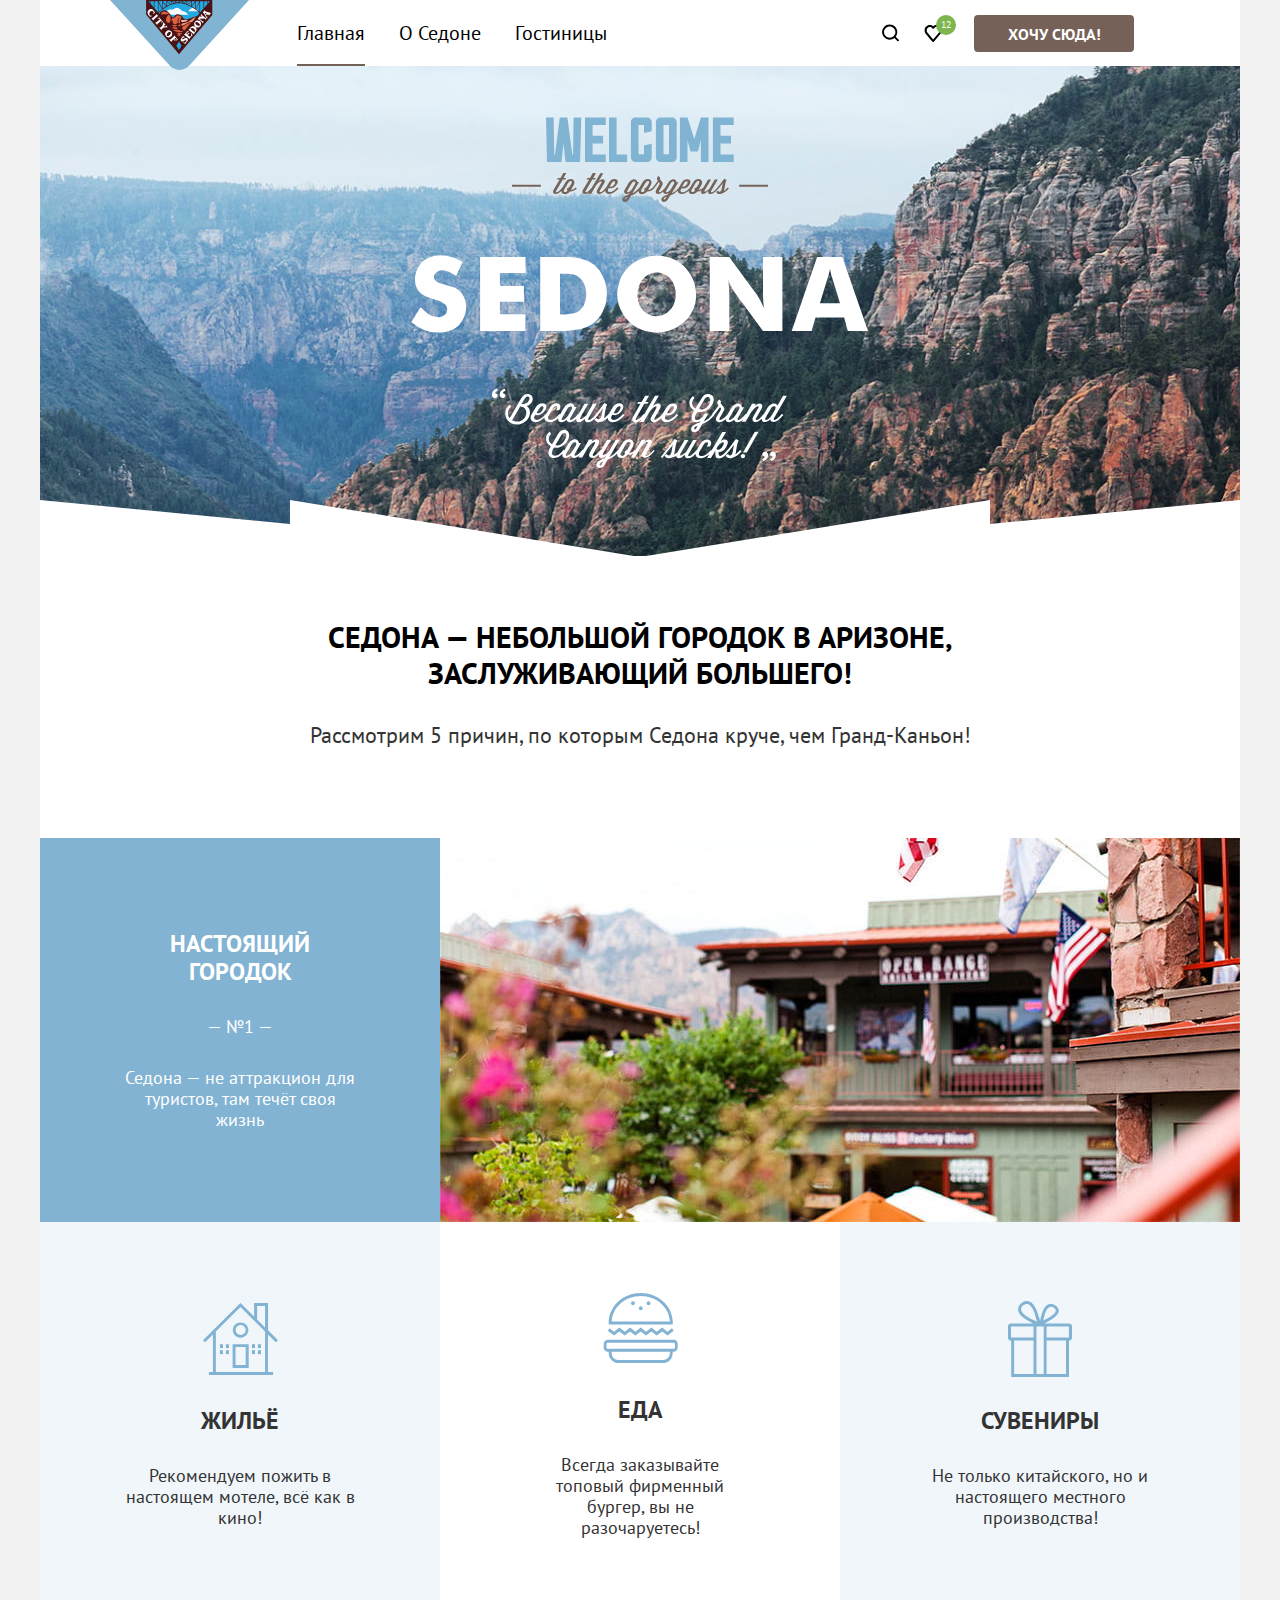
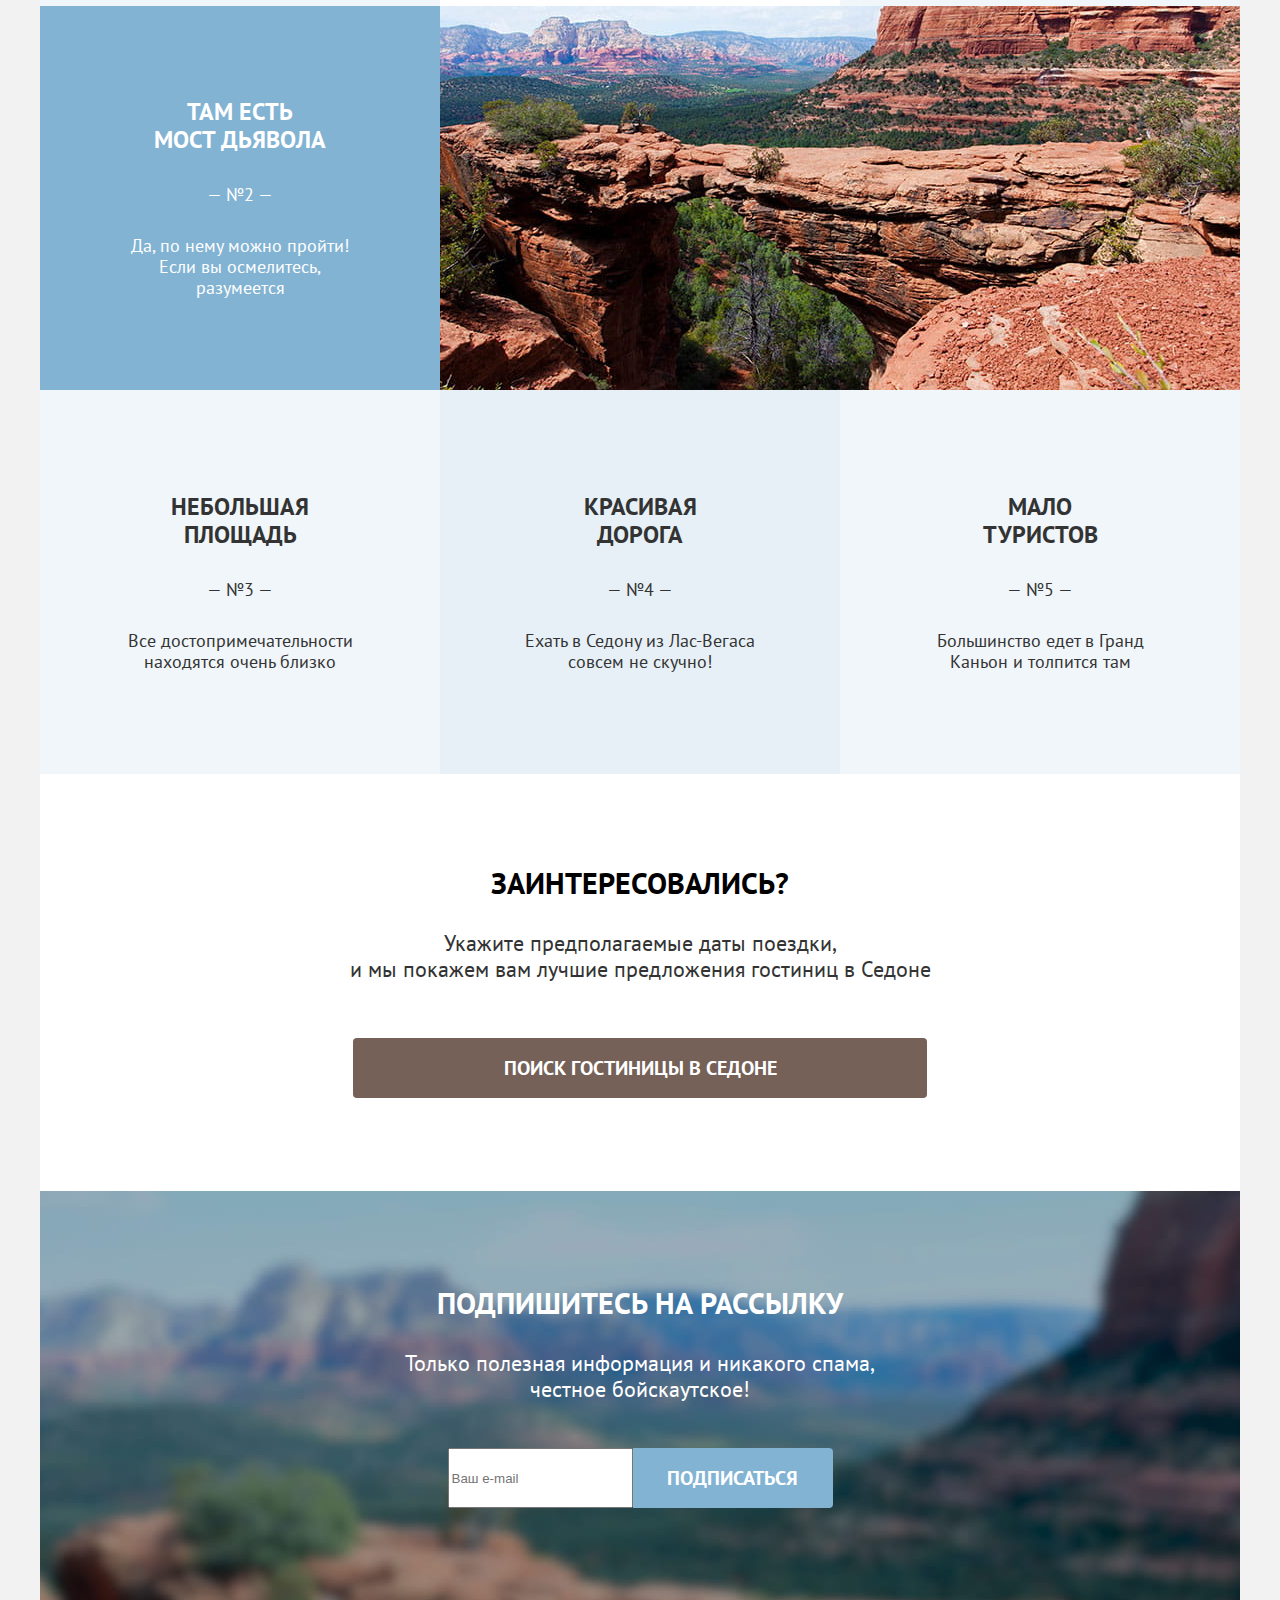
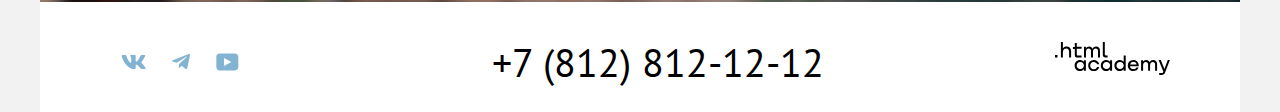
<file: 8/index.html>
<!DOCTYPE html>
<html lang="ru">
  <head>
    <meta charset="utf-8">
    <title>Седона</title>
    <link rel="stylesheet" href="styles/styles.css">
    <base href="https://htmlacademy-htmlcss.github.io/1923449-sedona-34/8/">
</head>
  <body>
    <div class="page-container">
      <header class="page-header">
        <div class="flex-wrapper">
          <a class="header-logo">
            <img class="header-logo-img" alt="Логотип сайта «Седона»" src="images/header-logo.svg" width="139" height="70">
          </a>
          <nav class="navigation">
            <ul class="navigation-list">
              <li class="navigation-item">
                <a class="navigation-link navigation-link-current">Главная</a>
              </li>
              <li class="navigation-item">
                <a class="navigation-link" href="#">О Седоне</a>
              </li>
              <li class="navigation-item">
                <a class="navigation-link" href="catalog.html">Гостиницы</a>
              </li>
            </ul>
            <ul class="navigation-list navigation-user">
              <li class="navigation-item">
                <a class="navigation-link navigation-search" href="#">
                  <span class="visually-hidden">Поиск</span>
                </a>
              </li>
              <li class="navigation-item">
                <a class="navigation-link navigation-favs" href="#">
                  <span class="visually-hidden">Избранное</span>
                  <span class="favorites-count">12</span>
                </a>
              </li>
              <li class="navigation-item">
                <a class="button button-alternative-color navigation-button" href="#">Хочу сюда!</a>
              </li>
            </ul>
          </nav>
        </div>
      </header>

      <main class="main-container main-index">
        <section class="section-promo">
          <h1 class="visually-hidden">Седона</h1>
          <img class="promo-logo" alt="Лого сайта города Седона" src="images/promo-logo.svg" width="458" height="352">
        </section>

        <section class="section-advantages">
          <h2 class="visually-hidden">Преимущества</h2>
          <p class="advantages-title section-title">Седона — небольшой городок в Аризоне,<br>
            заслуживающий большего!</p>
          <p class="advantages-intro">Рассмотрим 5 причин, по которым Седона круче, чем Гранд-Каньон!</p>
          <ul class="advantages-list">
            <li class="advantages-item advantages-item-special">
              <div class="advantages-text-wrapper">
                <h3 class="advantages-item-title">Настоящий городок</h3>
                <p class="advantages-item-number">— №1 —</p>
                <p class="advantages-item-description">Седона — не аттракцион для туристов, там течёт своя жизнь</p>
              </div>
              <div class="advantages-image-wrapper">
                <img class="advantages-image" alt="Изображение Седоны" src="images/true-town.jpg" width="800" height="384">
              </div>
            </li>
            <li class="advantages-item">
              <div class="advantages-text-wrapper">
                <h3 class="advantages-item-title additional-advantage housing">Жильё</h3>
                <p class="advantages-item-description">Рекомендуем пожить в настоящем мотеле, всё как в кино!</p>
              </div>
            </li>
            <li class="advantages-item">
              <div class="advantages-text-wrapper">
                <h3 class="advantages-item-title additional-advantage food">Еда</h3>
                <p class="advantages-item-description">Всегда заказывайте топовый фирменный бургер, вы не разочаруетесь!</p>
              </div>
            </li>
            <li class="advantages-item">
              <div class="advantages-text-wrapper">
                <h3 class="advantages-item-title additional-advantage souvenir">Сувениры</h3>
                <p class="advantages-item-description">Не только китайского, но и настоящего местного производства!</p>
              </div>
            </li>
            <li class="advantages-item advantages-item-special">
              <div class="advantages-text-wrapper">
                <h3 class="advantages-item-title">Там есть<br>
                  мост дьявола</h3>
                <p class="advantages-item-number">— №2 —</p>
                <p class="advantages-item-description">Да, по нему можно пройти! Если вы осмелитесь, разумеется</p>
              </div>
              <div class="advantages-image-wrapper">
                <img class="advantages-image" alt="Изображение моста дьявола" src="images/devil-bridge.jpg" width="800" height="384">
              </div>
            </li>
            <li class="advantages-item">
              <div class="advantages-text-wrapper">
                <h3 class="advantages-item-title">Небольшая площадь</h3>
                <p class="advantages-item-number">— №3 —</p>
                <p class="advantages-item-description">Все достопримечательности находятся очень близко</p>
              </div>
            </li>
            <li class="advantages-item">
              <div class="advantages-text-wrapper">
                <h3 class="advantages-item-title">Красивая<br>
                  дорога</h3>
                <p class="advantages-item-number">— №4 —</p>
                <p class="advantages-item-description">Ехать в Седону из Лас-Вегаса совсем не скучно!</p>
              </div>
            </li>
            <li class="advantages-item">
              <div class="advantages-text-wrapper">
                <h3 class="advantages-item-title">Мало<br>
                  туристов</h3>
                <p class="advantages-item-number">— №5 —</p>
                <p class="advantages-item-description">Большинство едет в Гранд Каньон и толпится там</p>
              </div>
            </li>
          </ul>
        </section>

        <section class="section-search">
          <h2 class="visually-hidden">Поиск гостиницы</h2>
          <p class="search-title section-title"><b>Заинтересовались?</b></p>
          <p class="search-text">Укажите предполагаемые даты поездки,<br>
            и мы покажем вам лучшие предложения гостиниц в Седоне</p>
          <a class="search-button button button-alternative-color" href="catalog.html">Поиск гостиницы в Седоне</a>
        </section>

        <section class="section-subscribe">
          <h2 class="subscribe-title section-title">Подпишитесь на рассылку</h2>
          <p class="subscribe-text">Только полезная информация и никакого спама,<br>
            честное бойскаутское!</p>
          <form class="subscribe-form" action="https://echo.htmlacademy.ru/" method="post">
            <label class="visually-hidden" for="subscribe-email">Email</label>
            <input class="email-field" placeholder="Ваш e-mail" type="email" name="subscribe-email" id="subscribe-email" required>
            <button class="button subscribe-button" type="submit">Подписаться</button>
          </form>
        </section>
      </main>

      <footer class="page-footer">
        <div class="flex-wrapper">
          <ul class="footer-social-list">
            <li class="footer-social-item">
              <a class="footer-social-link footer-social-vk" href="https://vk.com/htmlacademy" target="_blank">
                <svg class="social-icon" aria-hidden="true" focusable="false" width="25" height="14" xmlns="http://www.w3.org/2000/svg">
                  <path fill-rule="evenodd" clip-rule="evenodd" d="M24.116.948c.166-.546 0-.948-.795-.948h-2.625c-.668 0-.976.347-1.143.73
                  0 0-1.335 3.196-3.226 5.272-.612.602-.89.793-1.224.793-.167 0-.418-.191-.418-.738V.948c0-.656-.184-.948-.74-.948H9.817C9.4
                  0 9.15.304 9.15.593c0 .621.946.765 1.043 2.513v3.798c0 .833-.153.984-.487.984-.89 0-3.055-3.211-4.34-6.885C5.116.288
                  4.865 0 4.193 0H1.566c-.75 0-.9.347-.9.73 0 .682.89 4.07 4.145 8.551C6.981 12.341 10.036 14 12.82 14c1.67 0 1.875-.368
                  1.875-1.003v-2.313c0-.737.158-.884.687-.884.39 0 1.057.192 2.615 1.667C19.776 13.216 20.07 14 21.071 14h2.625c.75 0
                  1.126-.368.91-1.096-.238-.724-1.088-1.775-2.215-3.022-.612-.71-1.53-1.475-1.809-1.858-.389-.491-.278-.71 0-1.147 0 0
                  3.2-4.426 3.533-5.929h.001Z"/></svg>
                <span class="visually-hidden">ВКонтакте</span>
              </a>
            </li>
            <li class="footer-social-item">
              <a class="footer-social-link footer-social-telegram" href="https://t.me/htmlacademy" target="_blank">
                <svg class="social-icon" aria-hidden="true" focusable="false" width="18" height="16"
                xmlns="http://www.w3.org/2000/svg"><path d="M16.785.1.84 6.247C-.248 6.685-.24 7.292.64 7.563L4.735
                8.84l9.472-5.976c.448-.273.857-.126.52.172L7.053 9.962H7.05h.002l-.283 4.22c.414 0 .597-.19.829-.413l1.988-1.934
                4.136 3.055c.762.42 1.31.204 1.5-.706L17.938 1.39c.278-1.114-.425-1.619-1.153-1.29Z"/></svg>
                <span class="visually-hidden">Телеграм</span>
              </a>
            </li>
            <li class="footer-social-item">
              <a class="footer-social-link footer-social-youtube" href="https://www.youtube.com/user/htmlacademyru" target="_blank">
                <svg class="social-icon" aria-hidden="true" focusable="false" width="23" height="18"
                xmlns="http://www.w3.org/2000/svg"><path d="M18.94.5H3.51C1.65.5.33 2.1.33 3.9V14c0 1.9 1.32 3.5 3.18
                3.5h15.65c1.64 0 3.17-1.6 3.17-3.4V3.9C22.11 2.1 20.8.5 18.94.5ZM7.99 13.04V4.96L15.33 9l-7.34 4.04Z"/></svg>
                <span class="visually-hidden">YouTube</span>
              </a>
            </li>
          </ul>
          <div class="footer-contacts">
            <a class="footer-phone-number" href="tel:+78128121212">+7 (812) 812-12-12</a>
          </div>
          <div class="footer-link-wrapper">
            <a class="footer-logo-link" href="https://htmlacademy.ru/" target="_blank">
              <svg class="footer-logo-academy" aria-hidden="true" focusable="false" width="115" height="33"
              xmlns="http://www.w3.org/2000/svg"><path d="M0 12.9v2.6h2.5v-2.6H0ZM11.6 4.5c-1.6 0-2.8.7-3.6
              1.7h-.1V0h-2v15.5h2v-5.3c0-2.1 1.3-3.6 3.3-3.6 1.8 0 2.9 1.4 2.9 3.2v5.7h2V9.4c.1-3-1.8-4.9-4.5-4.9ZM26.6
              4.8h-4.8V1.1h-2v3.8h-1.9v2h1.9v6c0 1.7 1 2.7 2.7 2.7h4.1v-2h-3.7c-.7 0-1.1-.4-1.1-1.1V6.8h4.8v-2ZM41.1
              4.6c-1.6 0-2.9.8-3.5 2.1h-.1a3.7 3.7 0 0 0-3.4-2.1c-1.4 0-2.5.8-3.1 1.8h-.1V4.8H29v10.6h2V10c0-2 1-3.5
              2.6-3.5 1.5 0 2.4 1 2.4 2.6v6.3h2V9.8c0-2.4 1.4-3.3 2.6-3.3 1.5 0 2.4 1 2.4 2.6v6.3h2V8.9c.1-2.5-1.4-4.3-3.9-4.3ZM47.8
              12.7c0 1.7 1 2.7 2.8 2.7h2v-2h-1.7c-.7 0-1.1-.4-1.1-1.1V0h-2v12.7ZM28.9 19.7a4.9 4.9 0 0 0-3.9-1.8c-3.1 0-5.4 2.3-5.4
              5.6s2.3 5.6 5.4 5.6c1.8 0 3-.8 3.8-1.9h.1v1.6h2V18.2h-2v1.5Zm-3.6 7.4a3.5 3.5 0 0 1-3.6-3.6c0-2 1.4-3.6 3.6-3.6s3.6 1.6
              3.6 3.6c0 1.9-1.4 3.6-3.6 3.6ZM44.2 22c-.5-2.4-2.6-4.1-5.4-4.1a5.4 5.4 0 0 0-5.6 5.6c0 3.1 2.2 5.6 5.6 5.6 2.8 0 4.9-1.8
              5.4-4.2h-2.1a3.4 3.4 0 0 1-3.3 2.3 3.5 3.5 0 0 1-3.6-3.6c0-2 1.4-3.6 3.6-3.6 1.6 0 2.8 1 3.3 2.2h2.1V22ZM55.1 19.7a4.9
              4.9 0 0 0-3.9-1.8c-3.1 0-5.4 2.3-5.4 5.6s2.3 5.6 5.4 5.6c1.8 0 3-.8 3.8-1.9h.1v1.6h2V18.2h-2v1.5Zm-3.6 7.4a3.5 3.5 0 0
              1-3.6-3.6c0-2 1.4-3.6 3.6-3.6s3.6 1.6 3.6 3.6c0 1.9-1.5 3.6-3.6 3.6ZM68.7 19.8a5 5 0 0 0-3.9-1.9c-3.1
              0-5.4 2.3-5.4 5.6s2.2 5.6 5.4 5.6c1.7 0 3-.8 3.8-1.8h.1v1.5h2V13.4h-2v6.4Zm-3.6 7.3a3.5 3.5 0 0 1-3.6-3.6c0-2
              1.4-3.6 3.6-3.6s3.6 1.6 3.6 3.6c-.1 2-1.5 3.6-3.6 3.6ZM78.3 17.9a5.4 5.4 0 0 0-5.5 5.6c0 3 2.1 5.6 5.5 5.6 2.5
              0 4.5-1.3 5.2-3.6h-2.1c-.5 1-1.6 1.6-3 1.6-1.9 0-3.3-1.3-3.4-2.9h8.8c.2-3.6-2-6.3-5.5-6.3Zm0 1.9c1.7 0 3 1
              3.3 2.6h-6.5a3.2 3.2 0 0 1 3.2-2.6ZM98.2 17.9a4 4 0 0 0-3.6 2h-.1c-.6-1.2-1.8-2-3.4-2-1.4 0-2.5.7-3.1
              1.8v-1.5h-1.9v10.6h2v-5.4c0-2 1-3.4 2.6-3.5 1.5 0 2.4 1 2.4 2.6v6.3h2v-5.6c0-2.4 1.4-3.3 2.6-3.3 1.5 0 2.4 1
              2.4 2.6v6.3h2v-6.5c.1-2.6-1.4-4.4-3.9-4.4ZM109.4 27l-3.6-8.9h-2.2l4.8 11.6c-.3.9-.7 1.2-1.7 1.2h-2.5v2h2.5c1.8
              0 2.8-.8 3.5-2.6l4.7-12.2h-2.1l-3.4 8.9Z"/></svg>
            </a>
          </div>
        </div>
      </footer>
    </div>
  </body>
</html>
</file>
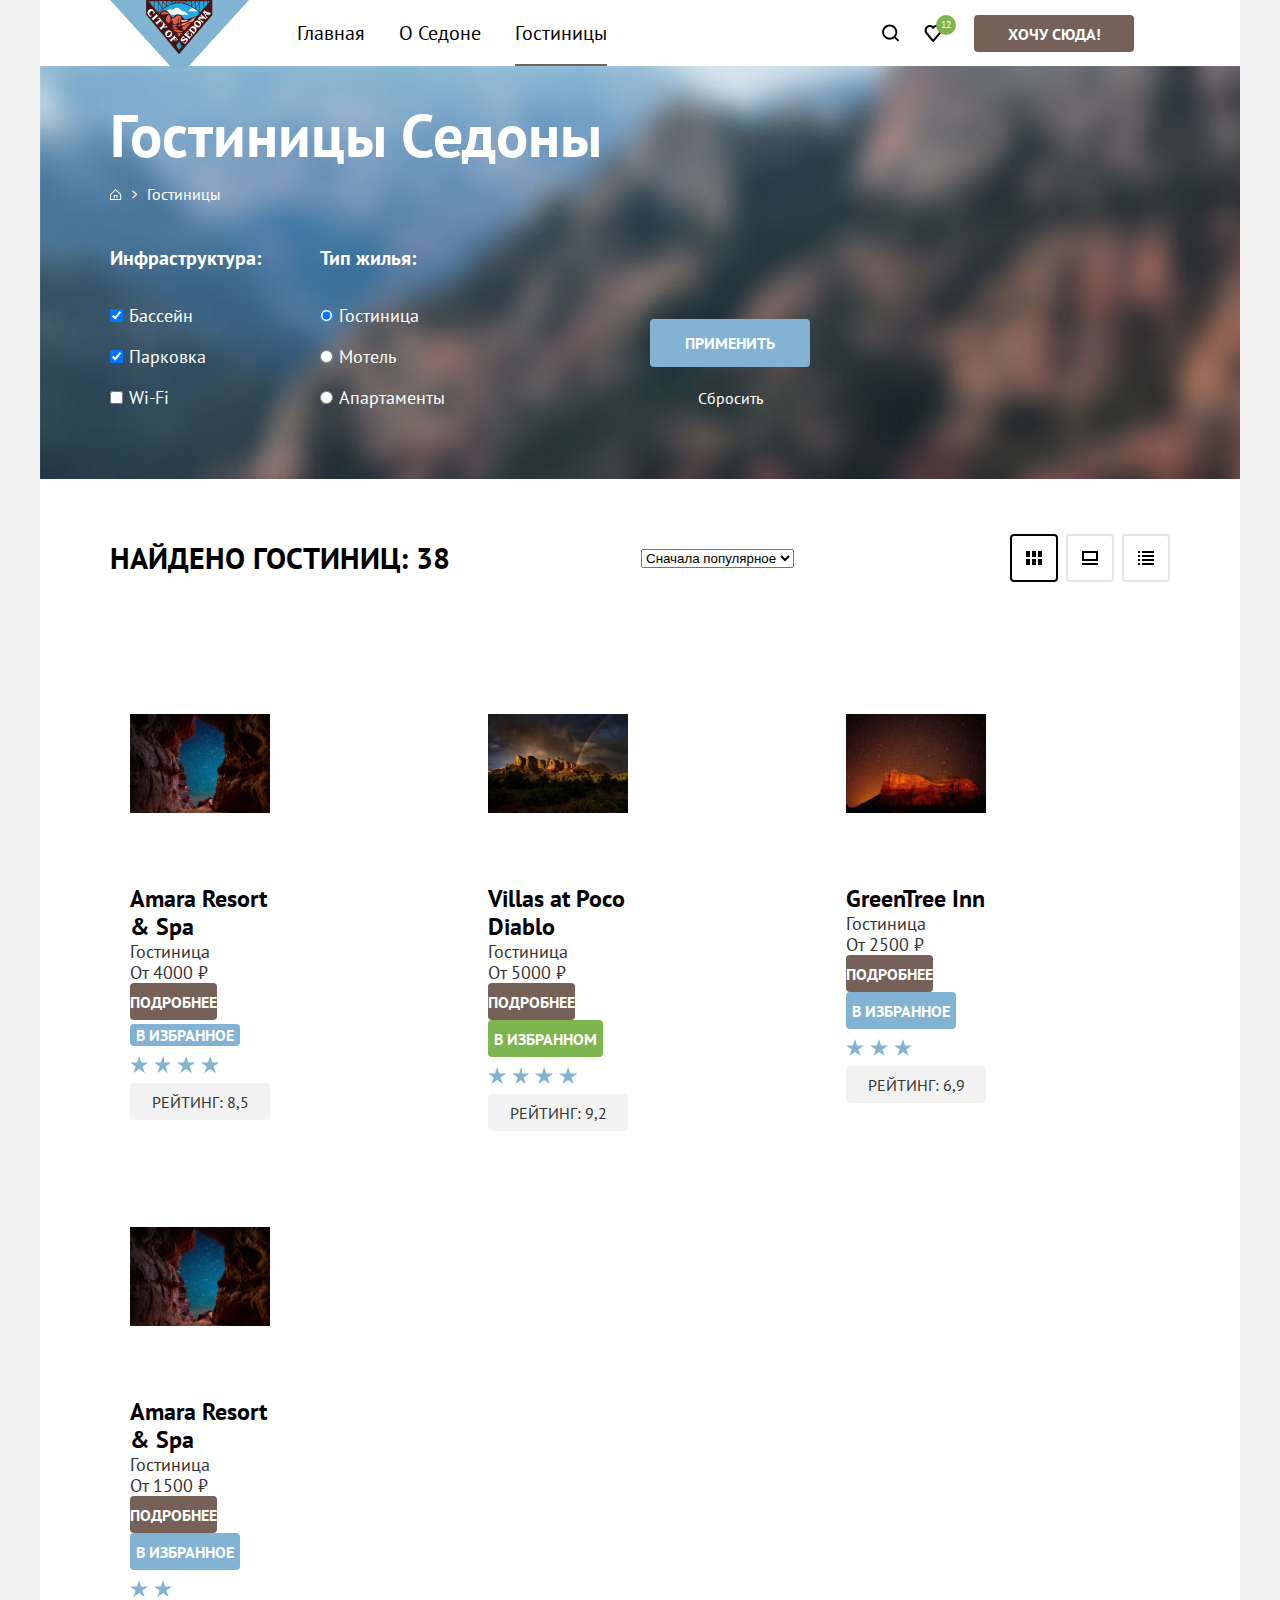
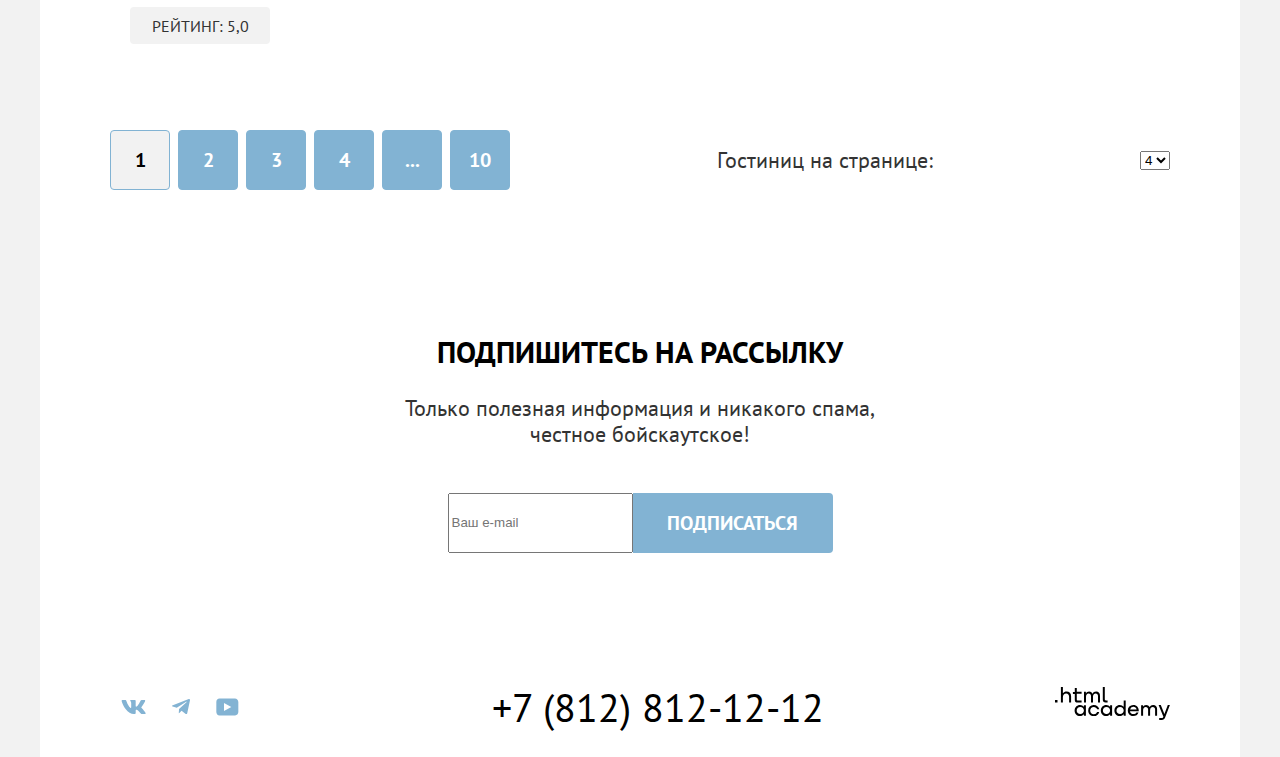
<file: catalog.html>
<!DOCTYPE html>
<html lang="ru">
  <head>
    <meta charset="utf-8">
    <title>Каталог</title>
    <link rel="stylesheet" href="styles/styles.css">
  </head>
  <body>
    <div class="page-container">
      <header class="page-header">
        <div class="flex-wrapper">
          <a class="header-logo" href="index.html">
            <img class="header-logo-img" alt="Логотип сайта «Седона»" src="images/header-logo.svg" width="139" height="70">
          </a>
          <nav class="navigation">
            <ul class="navigation-list">
              <li class="navigation-item">
                <a class="navigation-link" href="index.html">Главная</a>
              </li>
              <li class="navigation-item">
                <a class="navigation-link" href="#">О Седоне</a>
              </li>
              <li class="navigation-item">
                <a class="navigation-link navigation-link-current">Гостиницы</a>
              </li>
            </ul>
            <ul class="navigation-list navigation-user">
              <li class="navigation-item">
                <a class="navigation-link navigation-search" href="#">
                  <span class="visually-hidden">Поиск</span>
                </a>
              </li>
              <li class="navigation-item">
                <a class="navigation-link navigation-favs" href="#">
                  <span class="visually-hidden">Избранное</span>
                  <span class="favorites-count">12</span>
                </a>
              </li>
              <li class="navigation-item">
                <a class="button button-alternative-color navigation-button" href="#">Хочу сюда!</a>
              </li>
            </ul>
          </nav>
        </div>
      </header>

      <main class="main-container main-inner">

        <div class="catalog-header">
          <div class="catalog-header-content">
            <header>
              <h1 class="inner-header-title">Гостиницы Седоны</h1>
              <ul class="breadcrumbs">
                <li class="breadcrumbs-item">
                  <a class="breadcrumbs-link" href="index.html">
                    <span class="visually-hidden">Главная</span>
                  </a>
                </li>
                <li class="breadcrumbs-item">
                  <a class="breadcrumbs-link">Гостиницы</a>
                </li>
              </ul>
            </header>

            <section class="section-catalog-filter">
              <h2 class="visually-hidden">Фильтры каталога</h2>
              <form class="catalog-filter-form" action="https://echo.htmlacademy.ru/" method="get">
                <div class="catalog-filter-left">
                  <fieldset class="catalog-filter-group">
                    <legend class="catalog-filter-title">Инфраструктура:</legend>
                    <ul class="catalog-filter-list">
                      <li class="catalog-filter-item">
                        <input class="control-input" type="checkbox" id="pool" name="pool" checked>
                        <label class="control-label" for="pool">Бассейн</label>
                      </li>
                      <li class="catalog-filter-item">
                        <input class="control-input" type="checkbox" id="parking" name="parking" checked>
                        <label class="control-label" for="parking">Парковка</label>
                      </li>
                      <li class="catalog-filter-item">
                        <input class="control-input" type="checkbox" id="wifi" name="wifi">
                        <label class="control-label" for="wifi">Wi-Fi</label>
                      </li>
                    </ul>
                  </fieldset>

                  <fieldset class="catalog-filter-group">
                    <legend class="catalog-filter-title">Тип жилья:</legend>
                    <ul class="catalog-filter-list">
                      <li class="catalog-filter-item">
                        <input class="control-input" type="radio" name="housing-type" id="inn" value="inn" checked>
                        <label class="control-label" for="inn">Гостиница</label>
                      </li>
                      <li class="catalog-filter-item">
                        <input class="control-input" type="radio" name="housing-type" id="motel" value="motel">
                        <label class="control-label" for="motel">Мотель</label>
                      </li>
                      <li class="catalog-filter-item">
                        <input class="control-input" type="radio" name="housing-type" id="apartments" value="apartments">
                        <label class="control-label" for="apartments">Апартаменты</label>
                      </li>
                    </ul>
                  </fieldset>
                </div>

                <div class="catalog-filter-right">
                  <div class="buttons-wrapper">
                    <button class="button filter-button-submit" type="submit">Применить</button>
                    <button class="button filter-button-reset" type="Сбросить">Сбросить</button>
                  </div>
                </div>
              </form>
            </section>
          </div>
        </div>

        <section class="section-catalog">
          <h2 class="visually-hidden">Список гостиниц</h2>
          <div class="sorting-wrapper">
            <p class="section-title catalog-title">Найдено гостиниц: 38</p>
            <select class="select-control" aria-label="Сортировка">
              <option value="popular">Сначала популярное</option>
              <option value="cheap">Сначала дешёвое</option>
              <option value="expensive">Сначала дорогое</option>
            </select>
            <a class="card-grid-toggle card-grid-toggle-cards card-grid-toggle-current" href="#">
              <span class="visually-hidden">Показать карточки</span>
            </a>
            <a class="card-grid-toggle card-grid-toggle-gallery" href="#">
              <span class="visually-hidden">Показать галерею</span>
            </a>
            <a class="card-grid-toggle card-grid-toggle-list" href="#">
              <span class="visually-hidden">Показать список</span>
            </a>
          </div>

          <ul class="hotel-list">
            <li class="hotel-card">
              <article>
                <a class="hotel-card-link" href="hotel.html">
                  <img class="hotel-card-image" alt="Изображение гостиницы Amara Resort & Spa" src="images/catalog/hotel-amara.jpg"
                    width="300" height="211">
                  <h3 class="hotel-card-title">Amara Resort & Spa</h3>
                </a>
                <p class="hotel-type">Гостиница</p>
                <p class="hotel-price">От 4000 ₽</p>
                <a class="button button-more button-alternative-color">Подробнее</a>
                <button class="button button-favourites">В избранное</button>
                <p class="hotel-stars stars-four">
                  <span class="visually-hidden">Четыре звезды</span></p>
                <p class="hotel-rating">Рейтинг: 8,5</p>
              </article>
            </li>
            <li class="hotel-card">
              <article>
                <a class="hotel-card-link" href="hotel.html">
                  <img class="hotel-card-image" alt="Изображение гостиницы Villas at Poco Diablo" src="images/catalog/hotel-villas.jpg"
                    width="300" height="211">
                  <h3 class="hotel-card-title">Villas at Poco Diablo</h3>
                </a>
                <p class="hotel-type">Гостиница</p>
                <p class="hotel-price">От 5000 ₽</p>
                <a class="button button-more button-alternative-color">Подробнее</a>
                <button class="button button-favorites button-selected">В избранном</button>
                <p class="hotel-stars stars-four">
                  <span class="visually-hidden">Четыре звезды</span></p>
                <p class="hotel-rating">Рейтинг: 9,2</p>
              </article>
            </li>
            <li class="hotel-card">
              <article>
                <a class="hotel-card-link" href="hotel.html">
                  <img class="hotel-card-image" alt="Изображение гостиницы GreenTree Inn" src="images/catalog/hotel-greentree.jpg"
                    width="300" height="211">
                  <h3 class="hotel-card-title">GreenTree Inn</h3>
                </a>
                <p class="hotel-type">Гостиница</p>
                <p class="hotel-price">От 2500 ₽</p>
                <a class="button button-more button-alternative-color">Подробнее</a>
                <button class="button button-favorites">В избранное</button>
                <p class="hotel-stars stars-three">
                  <span class="visually-hidden">Три звезды</span></p>
                <p class="hotel-rating">Рейтинг: 6,9</p>
              </article>
            </li>
            <li class="hotel-card">
              <article>
                <a class="hotel-card-link" href="hotel.html">
                  <img class="hotel-card-image" alt="Изображение гостиницы Amara Resort & Spa" src="images/catalog/hotel-amara.jpg"
                    width="300" height="211">
                  <h3 class="hotel-card-title">Amara Resort & Spa</h3>
                </a>
                <p class="hotel-type">Гостиница</p>
                <p class="hotel-price">От 1500 ₽</p>
                <a class="button button-more button-alternative-color">Подробнее</a>
                <button class="button button-favorites">В избранное</button>
                <p class="hotel-stars stars-two">
                  <span class="visually-hidden">Две звезды</span></p>
                <p class="hotel-rating">Рейтинг: 5,0</p>
              </article>
            </li>
          </ul>

          <div class="catalog-bottom-wrapper">
            <ul class="pagination">
              <li class="pagination-item">
                <a class="pagination-link pagination-current" href="#">1</a>
              </li>
              <li class="pagination-item">
                <a class="pagination-link" href="#">2</a>
              </li>
              <li class="pagination-item">
                <a class="pagination-link" href="#">3</a>
              </li>
              <li class="pagination-item">
                <a class="pagination-link" href="#">4</a>
              </li>
              <li class="pagination-item">
                <a class="pagination-link" href="#">...</a>
              </li>
              <li class="pagination-item">
                <a class="pagination-link" href="#">10</a>
              </li>
            </ul>

            <label for="select-hotels-number">Гостиниц на странице:</label>
            <select class="select-hotels-number" id="select-hotels-number">
              <option value="4" selected>4</option>
              <option value="5">5</option>
              <option value="6">6</option>
            </select>
          </div>
        </section>

        <section class="section-subscribe section-subscribe-catalog">
          <h2 class="subscribe-title-catalog section-title">Подпишитесь на рассылку</h2>
          <p class="subscribe-text">Только полезная информация и никакого спама,<br>
            честное бойскаутское!</p>
          <form class="subscribe-form" action="https://echo.htmlacademy.ru/" method="post">
            <label class="visually-hidden" for="subscribe-email">Email</label>
            <input class="field" placeholder="Ваш e-mail" type="email" name="subscribe-email" id="subscribe-email" required>
            <button class="button subscribe-button" type="submit">Подписаться</button>
          </form>
        </section>
      </main>

      <footer class="page-footer">
        <div class="flex-wrapper">
          <ul class="footer-social-list">
            <li class="footer-social-item">
              <a class="footer-social-link footer-social-vk" href="https://vk.com/htmlacademy" target="_blank">
                <svg class="social-icon" aria-hidden="true" focusable="false" width="25" height="14" xmlns="http://www.w3.org/2000/svg">
                  <path fill-rule="evenodd" clip-rule="evenodd" d="M24.116.948c.166-.546 0-.948-.795-.948h-2.625c-.668 0-.976.347-1.143.73
                  0 0-1.335 3.196-3.226 5.272-.612.602-.89.793-1.224.793-.167 0-.418-.191-.418-.738V.948c0-.656-.184-.948-.74-.948H9.817C9.4
                  0 9.15.304 9.15.593c0 .621.946.765 1.043 2.513v3.798c0 .833-.153.984-.487.984-.89 0-3.055-3.211-4.34-6.885C5.116.288
                  4.865 0 4.193 0H1.566c-.75 0-.9.347-.9.73 0 .682.89 4.07 4.145 8.551C6.981 12.341 10.036 14 12.82 14c1.67 0 1.875-.368
                  1.875-1.003v-2.313c0-.737.158-.884.687-.884.39 0 1.057.192 2.615 1.667C19.776 13.216 20.07 14 21.071 14h2.625c.75 0
                  1.126-.368.91-1.096-.238-.724-1.088-1.775-2.215-3.022-.612-.71-1.53-1.475-1.809-1.858-.389-.491-.278-.71 0-1.147 0 0
                  3.2-4.426 3.533-5.929h.001Z"/></svg>
                <span class="visually-hidden">ВКонтакте</span>
              </a>
            </li>
            <li class="footer-social-item">
              <a class="footer-social-link footer-social-telegram" href="https://t.me/htmlacademy" target="_blank">
                <svg class="social-icon" aria-hidden="true" focusable="false" width="18" height="16"
                xmlns="http://www.w3.org/2000/svg"><path d="M16.785.1.84 6.247C-.248 6.685-.24 7.292.64 7.563L4.735
                8.84l9.472-5.976c.448-.273.857-.126.52.172L7.053 9.962H7.05h.002l-.283 4.22c.414 0 .597-.19.829-.413l1.988-1.934
                4.136 3.055c.762.42 1.31.204 1.5-.706L17.938 1.39c.278-1.114-.425-1.619-1.153-1.29Z"/></svg>
                <span class="visually-hidden">Телеграм</span>
              </a>
            </li>
            <li class="footer-social-item">
              <a class="footer-social-link footer-social-youtube" href="https://www.youtube.com/user/htmlacademyru" target="_blank">
                <svg class="social-icon" aria-hidden="true" focusable="false" width="23" height="18"
                xmlns="http://www.w3.org/2000/svg"><path d="M18.94.5H3.51C1.65.5.33 2.1.33 3.9V14c0 1.9 1.32 3.5 3.18
                3.5h15.65c1.64 0 3.17-1.6 3.17-3.4V3.9C22.11 2.1 20.8.5 18.94.5ZM7.99 13.04V4.96L15.33 9l-7.34 4.04Z"/></svg>
                <span class="visually-hidden">YouTube</span>
              </a>
            </li>
          </ul>
          <div class="footer-contacts">
            <a class="footer-phone-number" href="tel:+78128121212">+7 (812) 812-12-12</a>
          </div>
          <div class="footer-link-wrapper">
            <a class="footer-logo-link" href="https://htmlacademy.ru/" target="_blank">
              <svg class="footer-logo-academy" aria-hidden="true" focusable="false" width="115" height="33"
              xmlns="http://www.w3.org/2000/svg"><path d="M0 12.9v2.6h2.5v-2.6H0ZM11.6 4.5c-1.6 0-2.8.7-3.6
              1.7h-.1V0h-2v15.5h2v-5.3c0-2.1 1.3-3.6 3.3-3.6 1.8 0 2.9 1.4 2.9 3.2v5.7h2V9.4c.1-3-1.8-4.9-4.5-4.9ZM26.6
              4.8h-4.8V1.1h-2v3.8h-1.9v2h1.9v6c0 1.7 1 2.7 2.7 2.7h4.1v-2h-3.7c-.7 0-1.1-.4-1.1-1.1V6.8h4.8v-2ZM41.1
              4.6c-1.6 0-2.9.8-3.5 2.1h-.1a3.7 3.7 0 0 0-3.4-2.1c-1.4 0-2.5.8-3.1 1.8h-.1V4.8H29v10.6h2V10c0-2 1-3.5
              2.6-3.5 1.5 0 2.4 1 2.4 2.6v6.3h2V9.8c0-2.4 1.4-3.3 2.6-3.3 1.5 0 2.4 1 2.4 2.6v6.3h2V8.9c.1-2.5-1.4-4.3-3.9-4.3ZM47.8
              12.7c0 1.7 1 2.7 2.8 2.7h2v-2h-1.7c-.7 0-1.1-.4-1.1-1.1V0h-2v12.7ZM28.9 19.7a4.9 4.9 0 0 0-3.9-1.8c-3.1 0-5.4 2.3-5.4
              5.6s2.3 5.6 5.4 5.6c1.8 0 3-.8 3.8-1.9h.1v1.6h2V18.2h-2v1.5Zm-3.6 7.4a3.5 3.5 0 0 1-3.6-3.6c0-2 1.4-3.6 3.6-3.6s3.6 1.6
              3.6 3.6c0 1.9-1.4 3.6-3.6 3.6ZM44.2 22c-.5-2.4-2.6-4.1-5.4-4.1a5.4 5.4 0 0 0-5.6 5.6c0 3.1 2.2 5.6 5.6 5.6 2.8 0 4.9-1.8
              5.4-4.2h-2.1a3.4 3.4 0 0 1-3.3 2.3 3.5 3.5 0 0 1-3.6-3.6c0-2 1.4-3.6 3.6-3.6 1.6 0 2.8 1 3.3 2.2h2.1V22ZM55.1 19.7a4.9
              4.9 0 0 0-3.9-1.8c-3.1 0-5.4 2.3-5.4 5.6s2.3 5.6 5.4 5.6c1.8 0 3-.8 3.8-1.9h.1v1.6h2V18.2h-2v1.5Zm-3.6 7.4a3.5 3.5 0 0
              1-3.6-3.6c0-2 1.4-3.6 3.6-3.6s3.6 1.6 3.6 3.6c0 1.9-1.5 3.6-3.6 3.6ZM68.7 19.8a5 5 0 0 0-3.9-1.9c-3.1
              0-5.4 2.3-5.4 5.6s2.2 5.6 5.4 5.6c1.7 0 3-.8 3.8-1.8h.1v1.5h2V13.4h-2v6.4Zm-3.6 7.3a3.5 3.5 0 0 1-3.6-3.6c0-2
              1.4-3.6 3.6-3.6s3.6 1.6 3.6 3.6c-.1 2-1.5 3.6-3.6 3.6ZM78.3 17.9a5.4 5.4 0 0 0-5.5 5.6c0 3 2.1 5.6 5.5 5.6 2.5
              0 4.5-1.3 5.2-3.6h-2.1c-.5 1-1.6 1.6-3 1.6-1.9 0-3.3-1.3-3.4-2.9h8.8c.2-3.6-2-6.3-5.5-6.3Zm0 1.9c1.7 0 3 1
              3.3 2.6h-6.5a3.2 3.2 0 0 1 3.2-2.6ZM98.2 17.9a4 4 0 0 0-3.6 2h-.1c-.6-1.2-1.8-2-3.4-2-1.4 0-2.5.7-3.1
              1.8v-1.5h-1.9v10.6h2v-5.4c0-2 1-3.4 2.6-3.5 1.5 0 2.4 1 2.4 2.6v6.3h2v-5.6c0-2.4 1.4-3.3 2.6-3.3 1.5 0 2.4 1
              2.4 2.6v6.3h2v-6.5c.1-2.6-1.4-4.4-3.9-4.4ZM109.4 27l-3.6-8.9h-2.2l4.8 11.6c-.3.9-.7 1.2-1.7 1.2h-2.5v2h2.5c1.8
              0 2.8-.8 3.5-2.6l4.7-12.2h-2.1l-3.4 8.9Z"/></svg>
            </a>
          </div>
        </div>
      </footer>
    </div>
  </body>
</html>
</file>
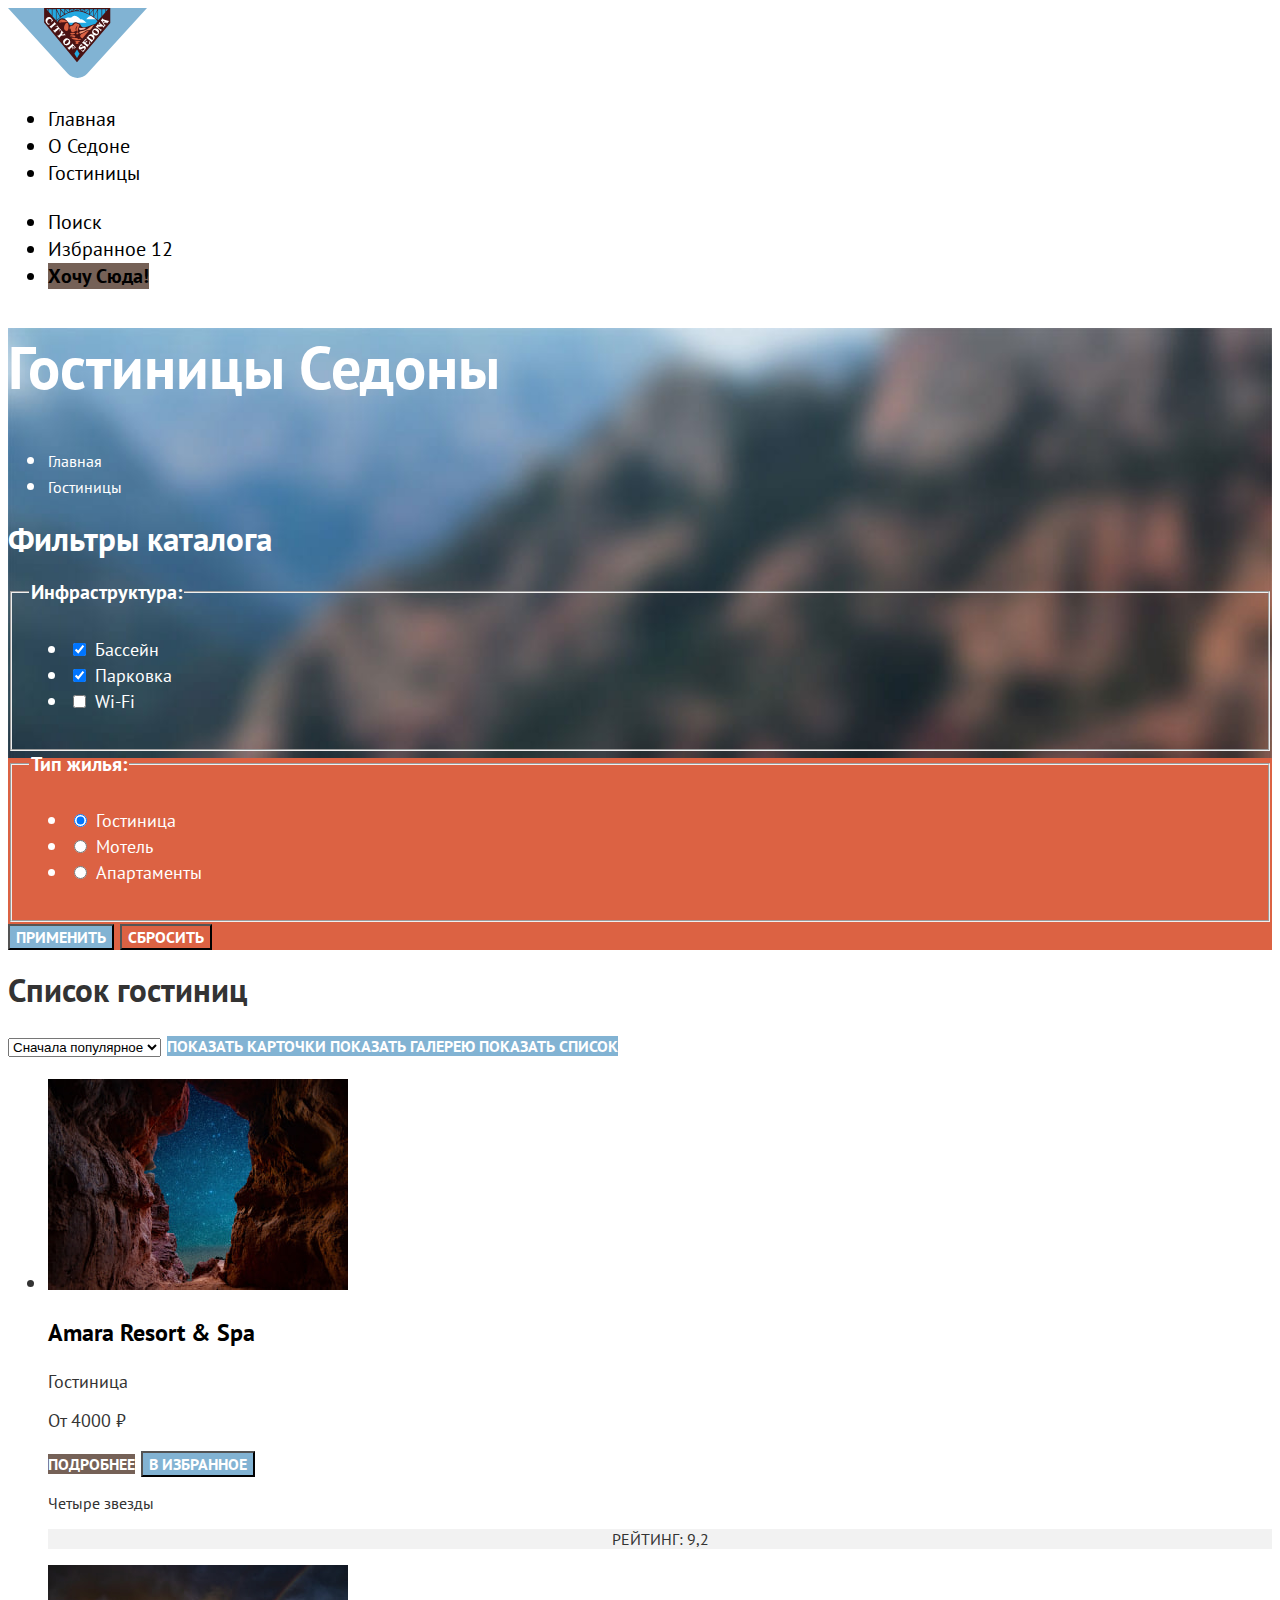
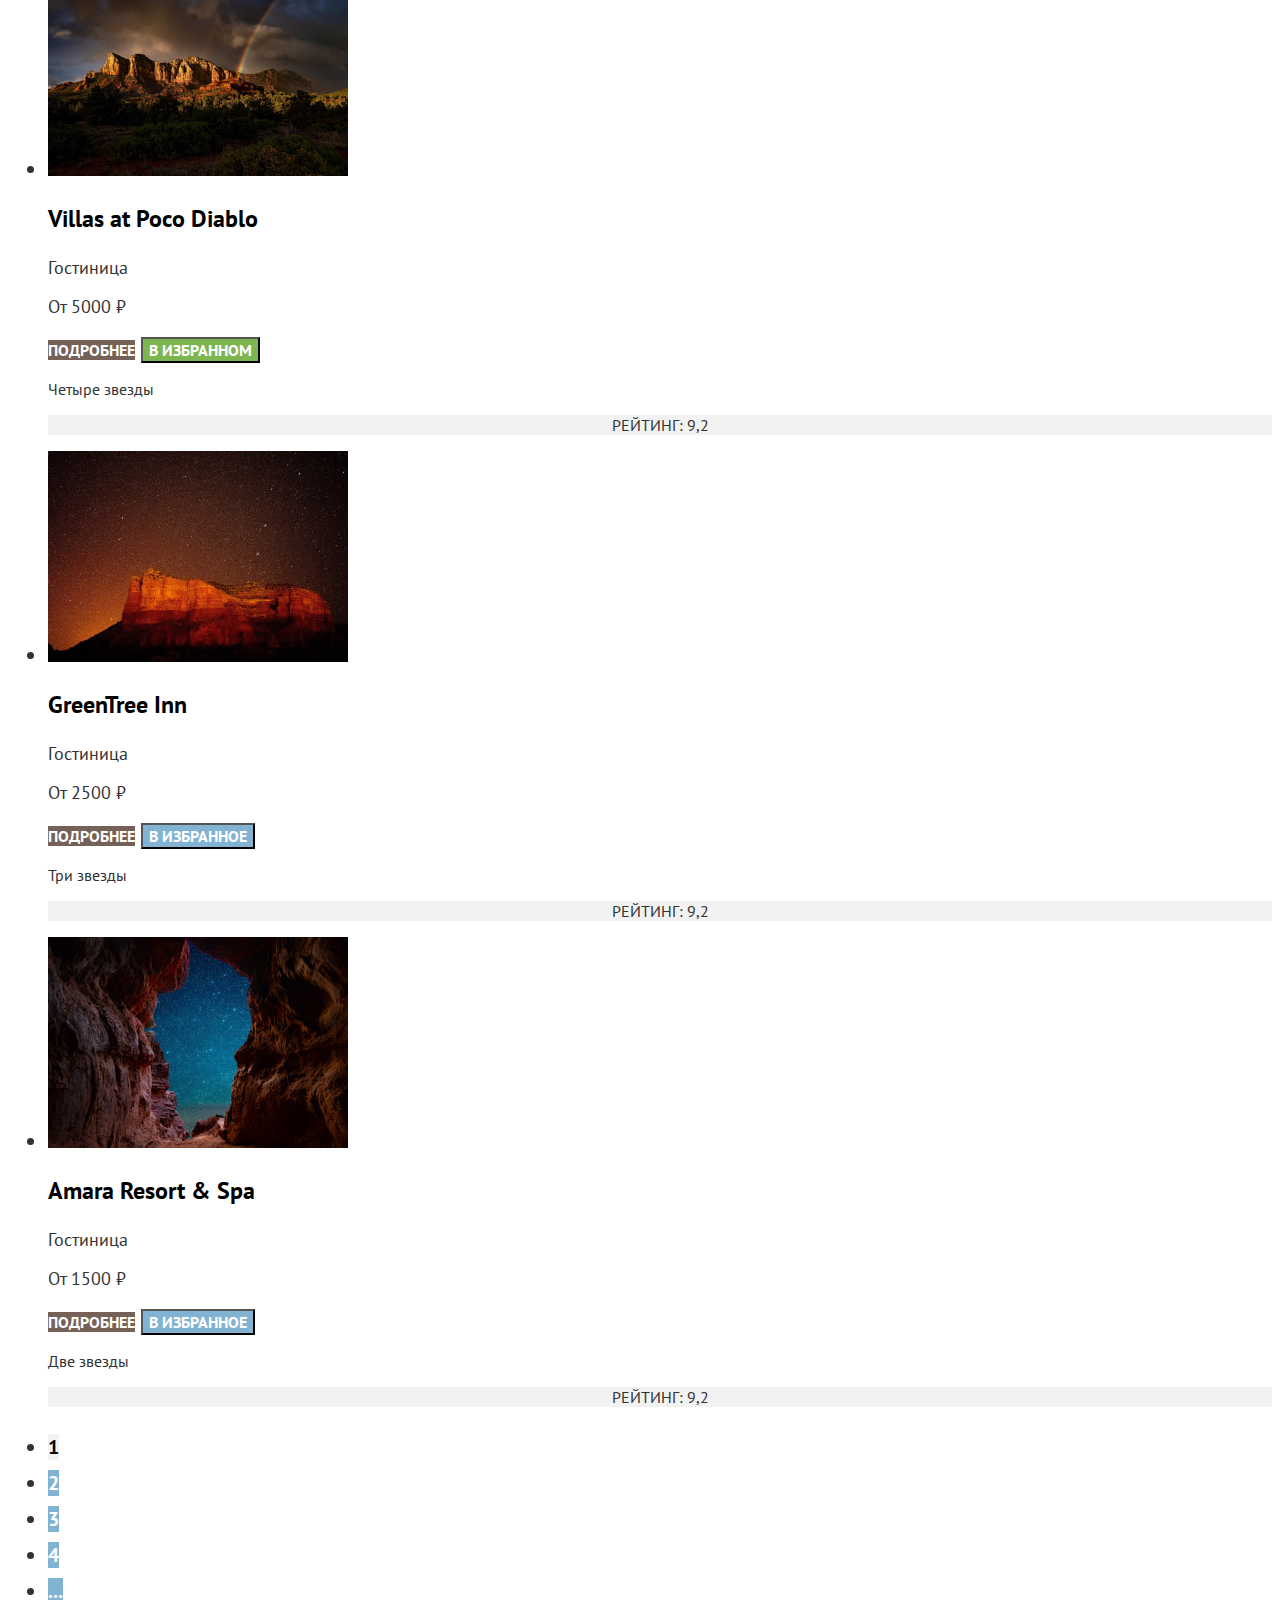
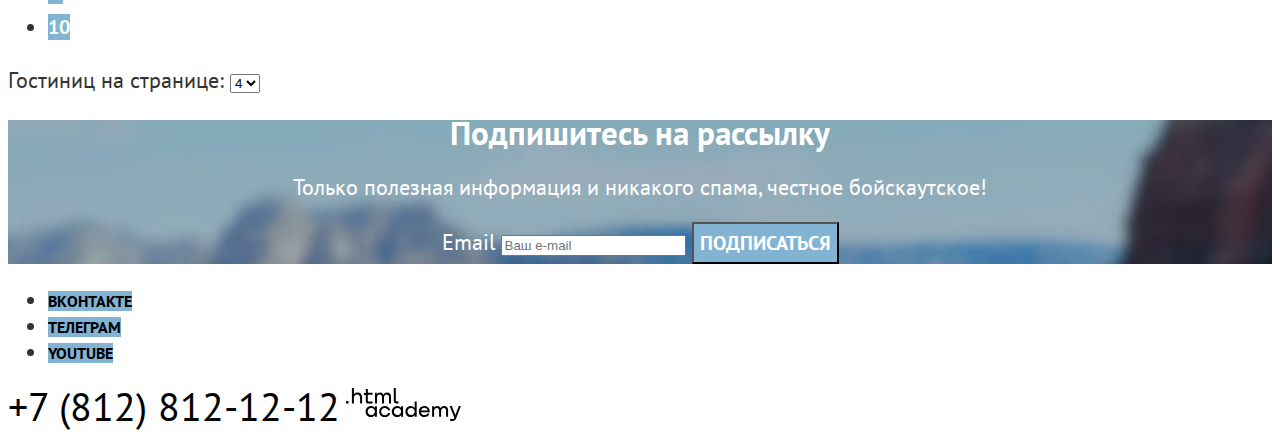
<file: 4/catalog.html>
<!DOCTYPE html>
<html lang="ru">
  <head>
    <meta charset="utf-8">
    <title>Каталог</title>
    <link rel="stylesheet" href="styles/styles.css">
    <base href="https://htmlacademy-htmlcss.github.io/1923449-sedona-34/4/">
</head>
  <body>
    <header class="page-header">
      <div class="header-wrapper">
        <a class="navigation-logo">
          <img class="page-header-logo" alt="Логотип сайта «Седона»" src="images/header-logo.svg" width="139" height="70">
        </a>
        <nav class="navigation">
          <ul class="navigation-list">
            <li class="navigation-item">
              <a class="navigation-link" href="index.html">Главная</a>
            </li>
            <li class="navigation-item">
              <a class="navigation-link" href="#">О Седоне</a>
            </li>
            <li class="navigation-item navigation-link-current">
              <a class="navigation-link">Гостиницы</a>
            </li>
          </ul>
          <ul class="navigation-list navigation-user">
            <li class="navigation-item">
              <a class="navigation-link" href="#">
                <span class="visually-hidden">Поиск</span>
              </a>
            </li>
            <li class="navigation-item">
              <a class="navigation-link" href="#">
                <span class="visually-hidden">Избранное</span>
                <span class="favourites-count">12</span>
              </a>
            </li>
            <li class="navigation-item">
              <a class="navigation-link button button-brown" href="#">Хочу сюда!</a>
            </li>
          </ul>
        </nav>
      </div>
    </header>

    <main class="main-inner">

      <div class="top-wrapper">
        <header>
          <h1 class="inner-header-title">Гостиницы Седоны</h1>
          <ul class="breadcrumbs">
            <li class="breadcrumbs-item">
              <a class="breadcrumbs-link" href="index.html">
                <span class="visually-hidden">Главная</span>
              </a>
            </li>
            <li class="breadcrumbs-item">
              <a class="breadcrumbs-link">Гостиницы</a>
            </li>
          </ul>
        </header>

        <section class="section-catalog-filter">
          <h2 class="visually-hidden">Фильтры каталога</h2>
          <form class="catalog-filter-form" action="https://echo.htmlacademy.ru/" method="get">
            <fieldset class="catalog-filter-group">
              <legend class="catalog-filter-title">Инфраструктура:</legend>
              <ul class="catalog-filter-list">
                <li class="catalog-filter-item">
                  <input class="control-input" type="checkbox" id="pool" name="pool" checked>
                  <label class="control-label" for="pool">Бассейн</label>
                </li>
                <li class="catalog-filter-item">
                  <input class="control-input" type="checkbox" id="parking" name="parking" checked>
                  <label class="control-label" for="parking">Парковка</label>
                </li>
                <li class="catalog-filter-item">
                  <input class="control-input" type="checkbox" id="wifi" name="wifi">
                  <label class="control-label" for="wifi">Wi-Fi</label>
                </li>
              </ul>
            </fieldset>

            <fieldset class="catalog-filter-group">
              <legend class="catalog-filter-title">Тип жилья:</legend>
              <ul class="catalog-filter-list">
                <li class="catalog-filter-item">
                  <input class="control-input" type="radio" name="housing-type" id="inn" value="inn" checked>
                  <label class="control-label" for="inn">Гостиница</label>
                </li>
                <li class="catalog-filter-item">
                  <input class="control-input" type="radio" name="housing-type" id="motel" value="motel">
                  <label class="control-label" for="motel">Мотель</label>
                </li>
                <li class="catalog-filter-item">
                  <input class="control-input" type="radio" name="housing-type" id="apartments" value="apartments">
                  <label class="control-label" for="apartments">Апартаменты</label>
                </li>
              </ul>
            </fieldset>

            <input class="button filter-button-submit" type="submit" value="Применить">
            <input class="button filter-button-reset" type="reset" value="Сбросить">
          </form>
        </section>
      </div>

      <section class="section-catalog">
        <h2 class="visually-hidden">Список гостиниц</h2>
        <select class="select-control" aria-label="Сортировка">
          <option value="popular">Сначала популярное</option>
          <option value="cheap">Сначала дешёвое</option>
          <option value="expensive">Сначала дорогое</option>
        </select>
        <a class="button button-selected" href="#">
          <span class="visually-hidden">Показать карточки</span>
        </a>
        <a class="button" href="#">
          <span class="visually-hidden">Показать галерею</span>
        </a>
        <a class="button" href="#">
          <span class="visually-hidden">Показать список</span>
        </a>

        <ul class="hotel-list">
          <li class="hotel-card">
            <a class="hotel-card-link" href="product.html">
              <img class="product-card-image" alt="Изображение гостиницы Amara Resort & Spa" src="images/catalog/hotel-amara.jpg"
                width="300" height="211">
              <h3 class="hotel-card-title">Amara Resort & Spa</h3>
            </a>
            <p class="hotel-type">Гостиница</p>
            <p class="hotel-price">От 4000 ₽</p>
            <a class="button button-more button-brown">Подробнее</a>
            <button class="button button-favourites">В избранное</button>
            <p class="hotel-stars"><span class="visually-hidden">Четыре звезды</span></p>
            <p class="hotel-rating">Рейтинг: 9,2</p>
          </li>
          <li class="hotel-card">
            <a class="hotel-card-link" href="product.html">
              <img class="product-card-image" alt="Изображение гостиницы Villas at Poco Diablo" src="images/catalog/hotel-villas.jpg"
                width="300" height="211">
              <h3 class="hotel-card-title">Villas at Poco Diablo</h3>
            </a>
            <p class="hotel-type">Гостиница</p>
            <p class="hotel-price">От 5000 ₽</p>
            <a class="button button-more button-brown">Подробнее</a>
            <button class="button button-favorites button-favourites-added">В избранном</button>
            <p class="hotel-stars"><span class="visually-hidden">Четыре звезды</span></p>
            <p class="hotel-rating">Рейтинг: 9,2</p>
          </li>
          <li class="hotel-card">
            <a class="hotel-card-link" href="product.html">
              <img class="product-card-image" alt="Изображение гостиницы GreenTree Inn" src="images/catalog/hotel-greentree.jpg"
                width="300" height="211">
              <h3 class="hotel-card-title">GreenTree Inn</h3>
            </a>
            <p class="hotel-type">Гостиница</p>
            <p class="hotel-price">От 2500 ₽</p>
            <a class="button button-more button-brown">Подробнее</a>
            <button class="button button-favorites">В избранное</button>
            <p class="hotel-stars"><span class="visually-hidden">Три звезды</span></p>
            <p class="hotel-rating">Рейтинг: 9,2</p>
          </li>
          <li class="hotel-card">
            <a class="hotel-card-link" href="product.html">
              <img class="product-card-image" alt="Изображение гостиницы Amara Resort & Spa" src="images/catalog/hotel-amara.jpg"
                width="300" height="211">
              <h3 class="hotel-card-title">Amara Resort & Spa</h3>
            </a>
            <p class="hotel-type">Гостиница</p>
            <p class="hotel-price">От 1500 ₽</p>
            <a class="button button-more button-brown">Подробнее</a>
            <button class="button button-favorites">В избранное</button>
            <p class="hotel-stars"><span class="visually-hidden">Две звезды</span></p>
            <p class="hotel-rating">Рейтинг: 9,2</p>
          </li>
        </ul>

        <ul class="pagination">
          <li class="pagination-item">
            <a class="pagination-link pagination-current" href="#">1</a>
          </li>
          <li class="pagination-item">
            <a class="pagination-link" href="#">2</a>
          </li>
          <li class="pagination-item">
            <a class="pagination-link" href="#">3</a>
          </li>
          <li class="pagination-item">
            <a class="pagination-link" href="#">4</a>
          </li>
          <li class="pagination-item">
            <a class="pagination-link" href="#">...</a>
          </li>
          <li class="pagination-item">
            <a class="pagination-link" href="#">10</a>
          </li>
        </ul>

        <label for="select-hotels-number">Гостиниц на странице:</label>
        <select class="select-hotels-number" id="select-hotels-number">
          <option value="4" selected>4</option>
          <option value="5">5</option>
          <option value="6">6</option>
        </select>
      </section>

      <section class="section-subscribe">
        <h2 class="subscribe-title">Подпишитесь на рассылку</h2>
        <p class="subscribe-text">Только полезная информация и никакого спама, честное бойскаутское!</p>
        <form class="subscribe-form" action="https://echo.htmlacademy.ru/" method="post">
          <label for="subscribe-email">Email</label>
          <input class="field" placeholder="Ваш e-mail" type="email" name="subscribe-email" id="subscribe-email" required>
          <input class="button subscribe-button button-big" type="submit" value="Подписаться">
        </form>
      </section>
    </main>

    <footer class="page-footer">
      <ul class="footer-social-list">
        <li class="footer-social-item">
          <a class="button" href="https://vk.com/htmlacademy" target="_blank">
            <span class="visually-hidden">ВКонтакте</span>
          </a>
        </li>
        <li class="footer-social-item">
          <a class="button" href="https://t.me/htmlacademy" target="_blank">
            <span class="visually-hidden">Телеграм</span>
          </a>
        </li>
        <li class="footer-social-item">
          <a class="button" href="https://www.youtube.com/user/htmlacademyru" target="_blank">
            <span class="visually-hidden">YouTube</span>
          </a>
        </li>
      </ul>
      <a class="footer-phone-number" href="tel:+78128121212">+7 (812) 812-12-12</a>
      <a href="https://htmlacademy.ru/" target="_blank">
        <img class="footer-logo" alt="Лого htmlacademy" src="images/html-academy-logo.svg" width="115" height="33">
      </a>
    </footer>
  </body>
</html>
</file>
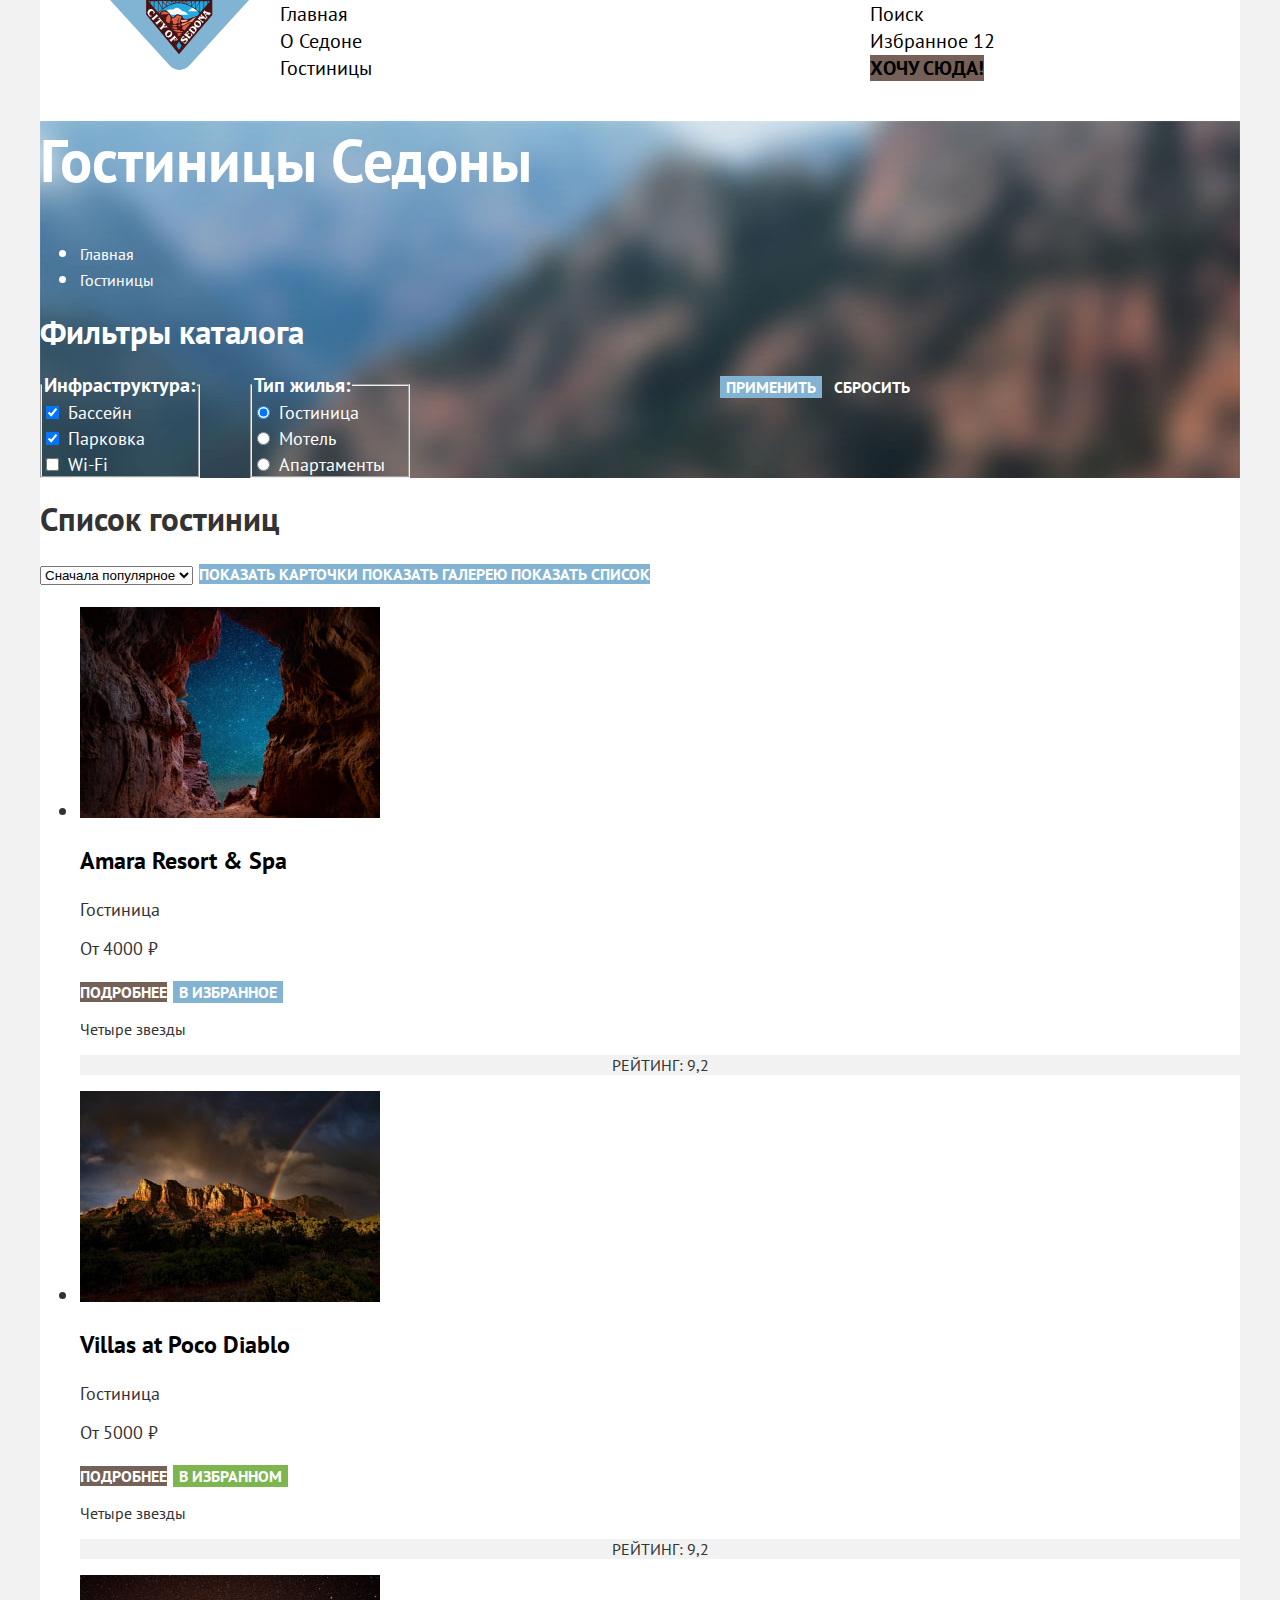
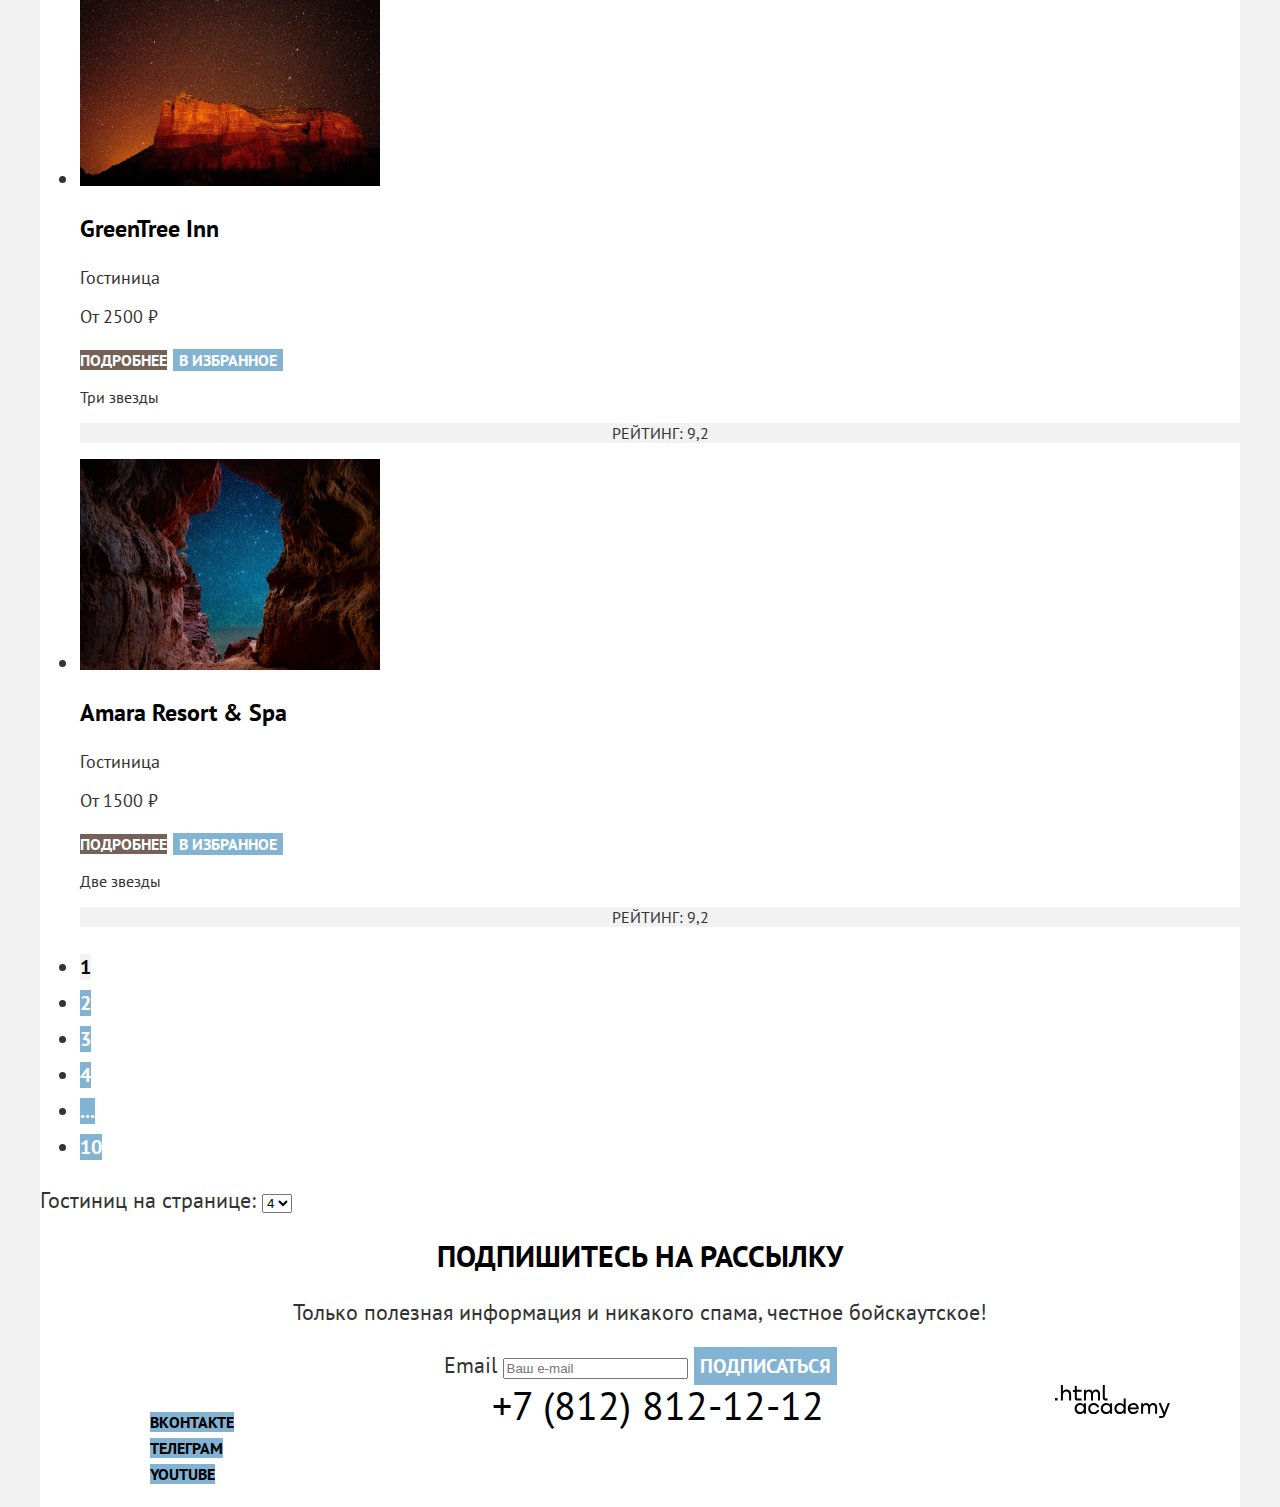
<file: 5/catalog.html>
<!DOCTYPE html>
<html lang="ru">
  <head>
    <meta charset="utf-8">
    <title>Каталог</title>
    <link rel="stylesheet" href="styles/styles.css">
    <base href="https://htmlacademy-htmlcss.github.io/1923449-sedona-34/5/">
</head>
  <body>
    <div class="page-container">
      <header class="page-header">
        <div class="header-wrapper">
          <a class="header-logo" href="index.html">
            <img class="header-logo-img" alt="Логотип сайта «Седона»" src="images/header-logo.svg" width="139" height="70">
          </a>
          <nav class="navigation">
            <ul class="navigation-list">
              <li class="navigation-item">
                <a class="navigation-link" href="index.html">Главная</a>
              </li>
              <li class="navigation-item">
                <a class="navigation-link" href="#">О Седоне</a>
              </li>
              <li class="navigation-item navigation-link-current">
                <a class="navigation-link">Гостиницы</a>
              </li>
            </ul>
            <ul class="navigation-list navigation-user">
              <li class="navigation-item">
                <a class="navigation-link" href="#">
                  <span class="visually-hidden">Поиск</span>
                </a>
              </li>
              <li class="navigation-item">
                <a class="navigation-link" href="#">
                  <span class="visually-hidden">Избранное</span>
                  <span class="favourites-count">12</span>
                </a>
              </li>
              <li class="navigation-item">
                <a class="navigation-link button button-alternative-color" href="#">Хочу сюда!</a>
              </li>
            </ul>
          </nav>
        </div>
      </header>

      <main class="main-container main-inner">

        <div class="top-wrapper">
          <header>
            <h1 class="inner-header-title">Гостиницы Седоны</h1>
            <ul class="breadcrumbs">
              <li class="breadcrumbs-item">
                <a class="breadcrumbs-link" href="index.html">
                  <span class="visually-hidden">Главная</span>
                </a>
              </li>
              <li class="breadcrumbs-item">
                <a class="breadcrumbs-link">Гостиницы</a>
              </li>
            </ul>
          </header>

          <section class="section-catalog-filter">
            <h2 class="visually-hidden">Фильтры каталога</h2>
            <form class="catalog-filter-form" action="https://echo.htmlacademy.ru/" method="get">
              <div class="catalog-filter-left">
                <fieldset class="catalog-filter-group">
                  <legend class="catalog-filter-title">Инфраструктура:</legend>
                  <ul class="catalog-filter-list">
                    <li class="catalog-filter-item">
                      <input class="control-input" type="checkbox" id="pool" name="pool" checked>
                      <label class="control-label" for="pool">Бассейн</label>
                    </li>
                    <li class="catalog-filter-item">
                      <input class="control-input" type="checkbox" id="parking" name="parking" checked>
                      <label class="control-label" for="parking">Парковка</label>
                    </li>
                    <li class="catalog-filter-item">
                      <input class="control-input" type="checkbox" id="wifi" name="wifi">
                      <label class="control-label" for="wifi">Wi-Fi</label>
                    </li>
                  </ul>
                </fieldset>

                <fieldset class="catalog-filter-group">
                  <legend class="catalog-filter-title">Тип жилья:</legend>
                  <ul class="catalog-filter-list">
                    <li class="catalog-filter-item">
                      <input class="control-input" type="radio" name="housing-type" id="inn" value="inn" checked>
                      <label class="control-label" for="inn">Гостиница</label>
                    </li>
                    <li class="catalog-filter-item">
                      <input class="control-input" type="radio" name="housing-type" id="motel" value="motel">
                      <label class="control-label" for="motel">Мотель</label>
                    </li>
                    <li class="catalog-filter-item">
                      <input class="control-input" type="radio" name="housing-type" id="apartments" value="apartments">
                      <label class="control-label" for="apartments">Апартаменты</label>
                    </li>
                  </ul>
                </fieldset>
              </div>

              <div class="catalog-filter-right">
                <div class="buttons-wrapper">
                  <input class="button filter-button-submit" type="submit" value="Применить">
                  <input class="button filter-button-reset" type="reset" value="Сбросить">
                </div>
              </div>
            </form>
          </section>
        </div>

        <section class="section-catalog">
          <h2 class="visually-hidden">Список гостиниц</h2>
          <select class="select-control" aria-label="Сортировка">
            <option value="popular">Сначала популярное</option>
            <option value="cheap">Сначала дешёвое</option>
            <option value="expensive">Сначала дорогое</option>
          </select>
          <a class="button button-selected" href="#">
            <span class="visually-hidden">Показать карточки</span>
          </a>
          <a class="button" href="#">
            <span class="visually-hidden">Показать галерею</span>
          </a>
          <a class="button" href="#">
            <span class="visually-hidden">Показать список</span>
          </a>

          <ul class="hotel-list">
            <li class="hotel-card">
              <a class="hotel-card-link" href="product.html">
                <img class="product-card-image" alt="Изображение гостиницы Amara Resort & Spa" src="images/catalog/hotel-amara.jpg"
                  width="300" height="211">
                <h3 class="hotel-card-title">Amara Resort & Spa</h3>
              </a>
              <p class="hotel-type">Гостиница</p>
              <p class="hotel-price">От 4000 ₽</p>
              <a class="button button-more button-alternative-color">Подробнее</a>
              <button class="button button-favourites">В избранное</button>
              <p class="hotel-stars"><span class="visually-hidden">Четыре звезды</span></p>
              <p class="hotel-rating">Рейтинг: 9,2</p>
            </li>
            <li class="hotel-card">
              <a class="hotel-card-link" href="product.html">
                <img class="product-card-image" alt="Изображение гостиницы Villas at Poco Diablo" src="images/catalog/hotel-villas.jpg"
                  width="300" height="211">
                <h3 class="hotel-card-title">Villas at Poco Diablo</h3>
              </a>
              <p class="hotel-type">Гостиница</p>
              <p class="hotel-price">От 5000 ₽</p>
              <a class="button button-more button-alternative-color">Подробнее</a>
              <button class="button button-favorites button-favourites-selected">В избранном</button>
              <p class="hotel-stars"><span class="visually-hidden">Четыре звезды</span></p>
              <p class="hotel-rating">Рейтинг: 9,2</p>
            </li>
            <li class="hotel-card">
              <a class="hotel-card-link" href="product.html">
                <img class="product-card-image" alt="Изображение гостиницы GreenTree Inn" src="images/catalog/hotel-greentree.jpg"
                  width="300" height="211">
                <h3 class="hotel-card-title">GreenTree Inn</h3>
              </a>
              <p class="hotel-type">Гостиница</p>
              <p class="hotel-price">От 2500 ₽</p>
              <a class="button button-more button-alternative-color">Подробнее</a>
              <button class="button button-favorites">В избранное</button>
              <p class="hotel-stars"><span class="visually-hidden">Три звезды</span></p>
              <p class="hotel-rating">Рейтинг: 9,2</p>
            </li>
            <li class="hotel-card">
              <a class="hotel-card-link" href="product.html">
                <img class="product-card-image" alt="Изображение гостиницы Amara Resort & Spa" src="images/catalog/hotel-amara.jpg"
                  width="300" height="211">
                <h3 class="hotel-card-title">Amara Resort & Spa</h3>
              </a>
              <p class="hotel-type">Гостиница</p>
              <p class="hotel-price">От 1500 ₽</p>
              <a class="button button-more button-alternative-color">Подробнее</a>
              <button class="button button-favorites">В избранное</button>
              <p class="hotel-stars"><span class="visually-hidden">Две звезды</span></p>
              <p class="hotel-rating">Рейтинг: 9,2</p>
            </li>
          </ul>

          <ul class="pagination">
            <li class="pagination-item">
              <a class="pagination-link pagination-current" href="#">1</a>
            </li>
            <li class="pagination-item">
              <a class="pagination-link" href="#">2</a>
            </li>
            <li class="pagination-item">
              <a class="pagination-link" href="#">3</a>
            </li>
            <li class="pagination-item">
              <a class="pagination-link" href="#">4</a>
            </li>
            <li class="pagination-item">
              <a class="pagination-link" href="#">...</a>
            </li>
            <li class="pagination-item">
              <a class="pagination-link" href="#">10</a>
            </li>
          </ul>

          <label for="select-hotels-number">Гостиниц на странице:</label>
          <select class="select-hotels-number" id="select-hotels-number">
            <option value="4" selected>4</option>
            <option value="5">5</option>
            <option value="6">6</option>
          </select>
        </section>

        <section class="section-subscribe section-subscribe-catalog">
          <h2 class="subscribe-title-catalog section-title">Подпишитесь на рассылку</h2>
          <p class="subscribe-text">Только полезная информация и никакого спама, честное бойскаутское!</p>
          <form class="subscribe-form" action="https://echo.htmlacademy.ru/" method="post">
            <label for="subscribe-email">Email</label>
            <input class="field" placeholder="Ваш e-mail" type="email" name="subscribe-email" id="subscribe-email" required>
            <input class="button subscribe-button" type="submit" value="Подписаться">
          </form>
        </section>
      </main>

      <footer class="page-footer">
        <div class="footer-wrapper">
          <ul class="footer-social-list">
            <li class="footer-social-item">
              <a class="button" href="https://vk.com/htmlacademy" target="_blank">
                <span class="visually-hidden">ВКонтакте</span>
              </a>
            </li>
            <li class="footer-social-item">
              <a class="button" href="https://t.me/htmlacademy" target="_blank">
                <span class="visually-hidden">Телеграм</span>
              </a>
            </li>
            <li class="footer-social-item">
              <a class="button" href="https://www.youtube.com/user/htmlacademyru" target="_blank">
                <span class="visually-hidden">YouTube</span>
              </a>
            </li>
          </ul>
          <div class="footer-contacts">
            <a class="footer-phone-number" href="tel:+78128121212">+7 (812) 812-12-12</a>
          </div>
          <div class="footer-link-wrapper">
            <a class="footer-logo-link" href="https://htmlacademy.ru/" target="_blank">
              <img class="footer-logo" alt="Лого htmlacademy" src="images/html-academy-logo.svg" width="115" height="33">
            </a>
          </div>
        </div>
      </footer>
    </div>
  </body>
</html>
</file>
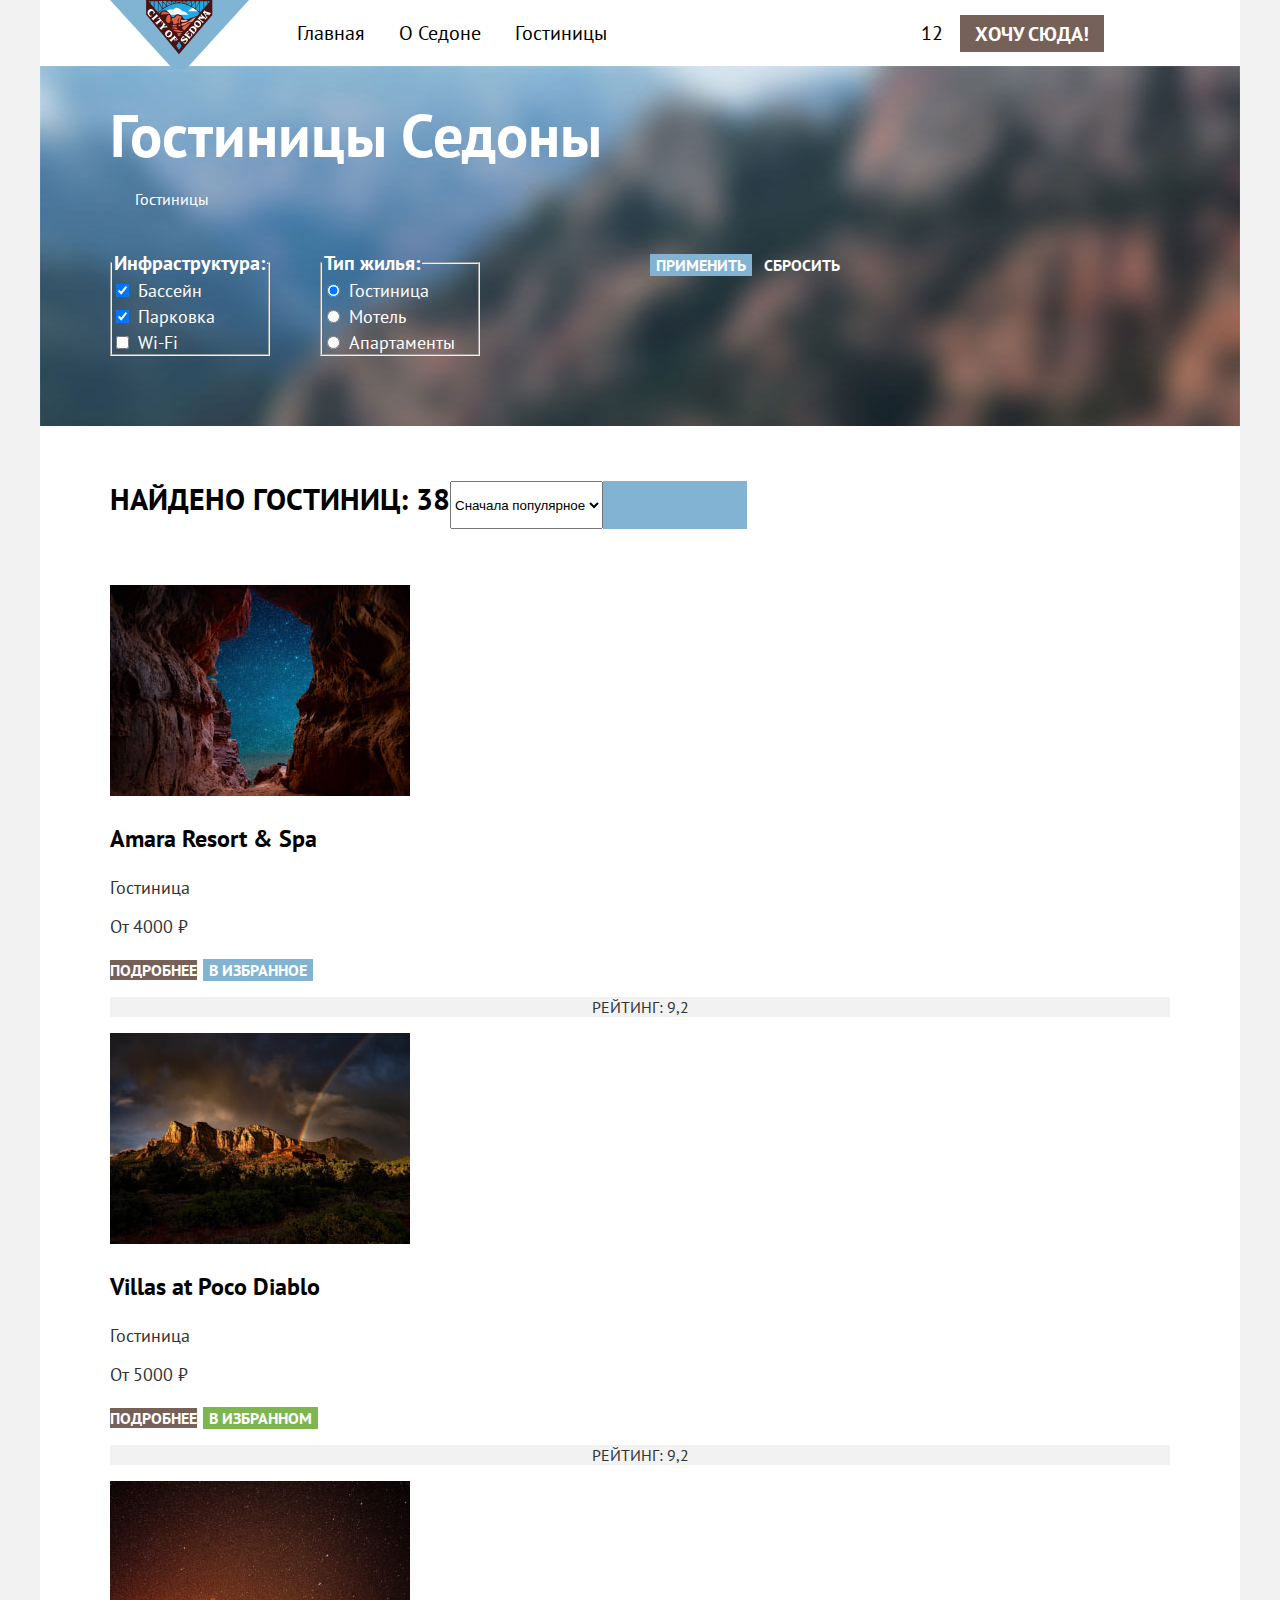
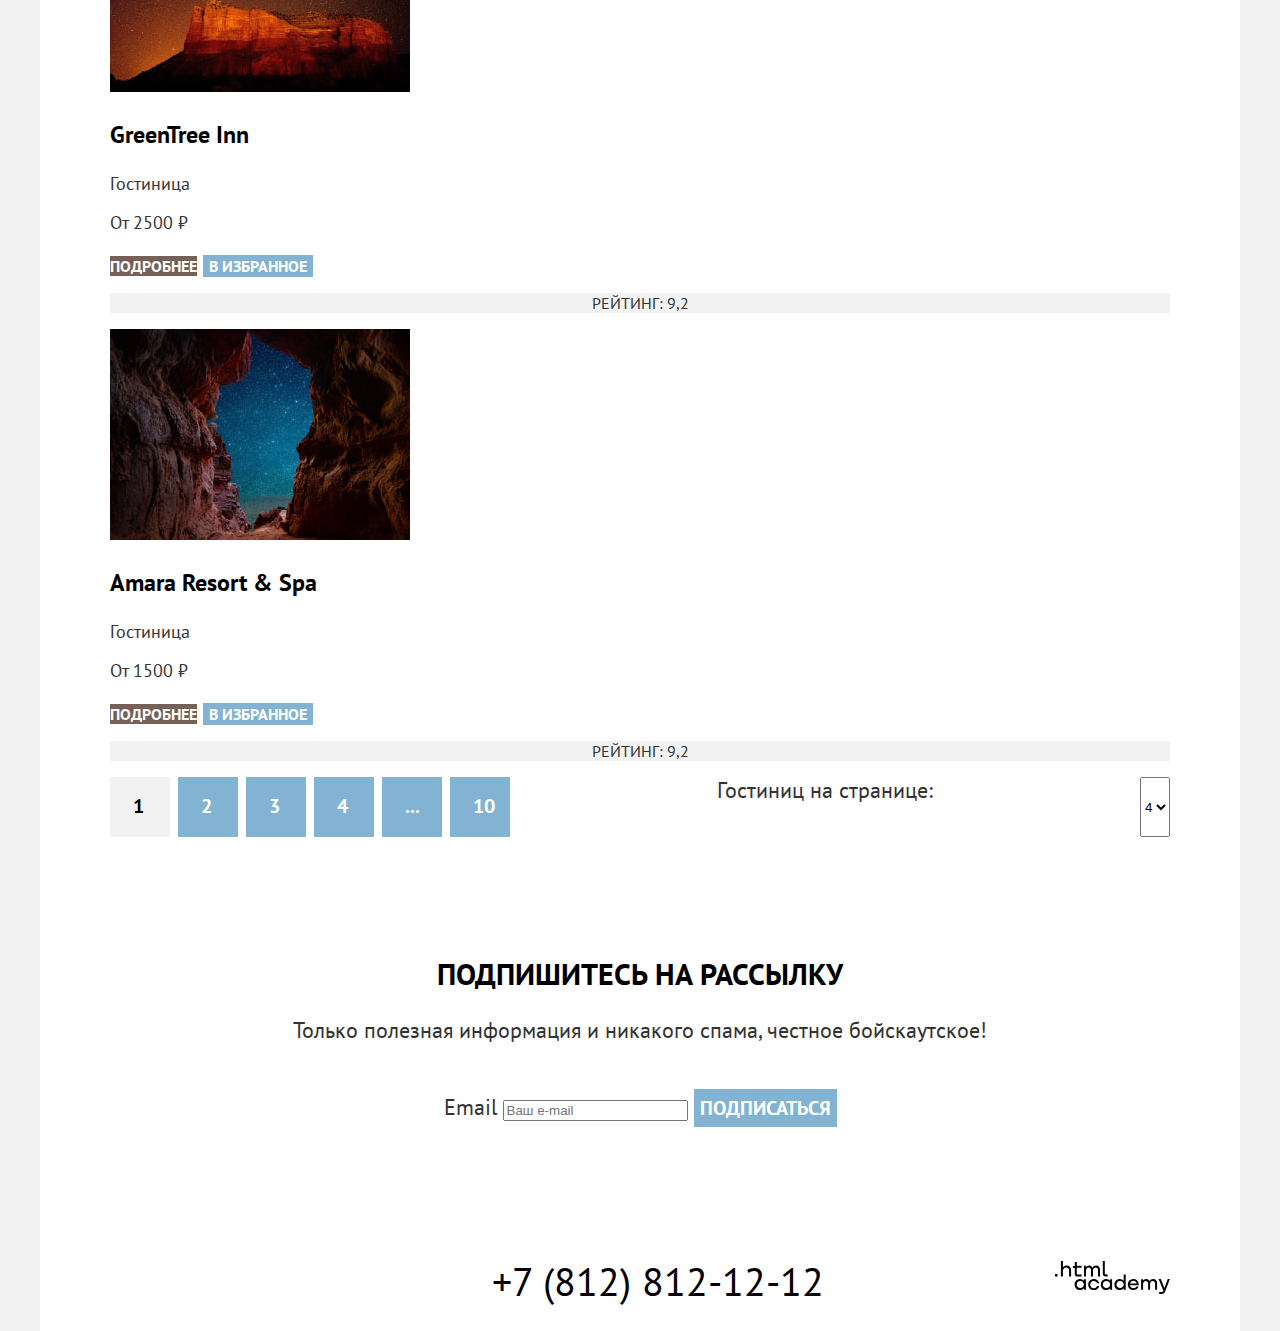
<file: 6/catalog.html>
<!DOCTYPE html>
<html lang="ru">
  <head>
    <meta charset="utf-8">
    <title>Каталог</title>
    <link rel="stylesheet" href="styles/styles.css">
    <base href="https://htmlacademy-htmlcss.github.io/1923449-sedona-34/6/">
</head>
  <body>
    <div class="page-container">
      <header class="page-header">
        <div class="flex-wrapper">
          <a class="header-logo" href="index.html">
            <img class="header-logo-img" alt="Логотип сайта «Седона»" src="images/header-logo.svg" width="139" height="70">
          </a>
          <nav class="navigation">
            <ul class="navigation-list">
              <li class="navigation-item">
                <a class="navigation-link" href="index.html">Главная</a>
              </li>
              <li class="navigation-item">
                <a class="navigation-link" href="#">О Седоне</a>
              </li>
              <li class="navigation-item navigation-link-current">
                <a class="navigation-link">Гостиницы</a>
              </li>
            </ul>
            <ul class="navigation-list navigation-user">
              <li class="navigation-item">
                <a class="navigation-link" href="#">
                  <span class="visually-hidden">Поиск</span>
                </a>
              </li>
              <li class="navigation-item">
                <a class="navigation-link" href="#">
                  <span class="visually-hidden">Избранное</span>
                  <span class="favourites-count">12</span>
                </a>
              </li>
              <li class="navigation-item">
                <a class="navigation-link button button-alternative-color navigation-button" href="#">Хочу сюда!</a>
              </li>
            </ul>
          </nav>
        </div>
      </header>

      <main class="main-container main-inner">

        <div class="catalog-header">
          <div class="catalog-header-content">
            <header>
              <h1 class="inner-header-title">Гостиницы Седоны</h1>
              <ul class="breadcrumbs">
                <li class="breadcrumbs-item">
                  <a class="breadcrumbs-link" href="index.html">
                    <span class="visually-hidden">Главная</span>
                  </a>
                </li>
                <li class="breadcrumbs-item">
                  <a class="breadcrumbs-link">Гостиницы</a>
                </li>
              </ul>
            </header>

            <section class="section-catalog-filter">
              <h2 class="visually-hidden">Фильтры каталога</h2>
              <form class="catalog-filter-form" action="https://echo.htmlacademy.ru/" method="get">
                <div class="catalog-filter-left">
                  <fieldset class="catalog-filter-group">
                    <legend class="catalog-filter-title">Инфраструктура:</legend>
                    <ul class="catalog-filter-list">
                      <li class="catalog-filter-item">
                        <input class="control-input" type="checkbox" id="pool" name="pool" checked>
                        <label class="control-label" for="pool">Бассейн</label>
                      </li>
                      <li class="catalog-filter-item">
                        <input class="control-input" type="checkbox" id="parking" name="parking" checked>
                        <label class="control-label" for="parking">Парковка</label>
                      </li>
                      <li class="catalog-filter-item">
                        <input class="control-input" type="checkbox" id="wifi" name="wifi">
                        <label class="control-label" for="wifi">Wi-Fi</label>
                      </li>
                    </ul>
                  </fieldset>

                  <fieldset class="catalog-filter-group">
                    <legend class="catalog-filter-title">Тип жилья:</legend>
                    <ul class="catalog-filter-list">
                      <li class="catalog-filter-item">
                        <input class="control-input" type="radio" name="housing-type" id="inn" value="inn" checked>
                        <label class="control-label" for="inn">Гостиница</label>
                      </li>
                      <li class="catalog-filter-item">
                        <input class="control-input" type="radio" name="housing-type" id="motel" value="motel">
                        <label class="control-label" for="motel">Мотель</label>
                      </li>
                      <li class="catalog-filter-item">
                        <input class="control-input" type="radio" name="housing-type" id="apartments" value="apartments">
                        <label class="control-label" for="apartments">Апартаменты</label>
                      </li>
                    </ul>
                  </fieldset>
                </div>

                <div class="catalog-filter-right">
                  <div class="buttons-wrapper">
                    <input class="button filter-button-submit" type="submit" value="Применить">
                    <input class="button filter-button-reset" type="reset" value="Сбросить">
                  </div>
                </div>
              </form>
            </section>
          </div>
        </div>

        <section class="section-catalog">
          <h2 class="visually-hidden">Список гостиниц</h2>
          <div class="sorting-wrapper">
            <p class="section-title catalog-title">Найдено гостиниц: 38</p>
            <select class="select-control" aria-label="Сортировка">
              <option value="popular">Сначала популярное</option>
              <option value="cheap">Сначала дешёвое</option>
              <option value="expensive">Сначала дорогое</option>
            </select>
            <a class="button button-selected" href="#">
              <span class="visually-hidden">Показать карточки</span>
            </a>
            <a class="button" href="#">
              <span class="visually-hidden">Показать галерею</span>
            </a>
            <a class="button" href="#">
              <span class="visually-hidden">Показать список</span>
            </a>
          </div>

          <ul class="hotel-list">
            <li class="hotel-card">
              <a class="hotel-card-link" href="product.html">
                <img class="product-card-image" alt="Изображение гостиницы Amara Resort & Spa" src="images/catalog/hotel-amara.jpg"
                  width="300" height="211">
                <h3 class="hotel-card-title">Amara Resort & Spa</h3>
              </a>
              <p class="hotel-type">Гостиница</p>
              <p class="hotel-price">От 4000 ₽</p>
              <a class="button button-more button-alternative-color">Подробнее</a>
              <button class="button button-favourites">В избранное</button>
              <p class="hotel-stars"><span class="visually-hidden">Четыре звезды</span></p>
              <p class="hotel-rating">Рейтинг: 9,2</p>
            </li>
            <li class="hotel-card">
              <a class="hotel-card-link" href="product.html">
                <img class="product-card-image" alt="Изображение гостиницы Villas at Poco Diablo" src="images/catalog/hotel-villas.jpg"
                  width="300" height="211">
                <h3 class="hotel-card-title">Villas at Poco Diablo</h3>
              </a>
              <p class="hotel-type">Гостиница</p>
              <p class="hotel-price">От 5000 ₽</p>
              <a class="button button-more button-alternative-color">Подробнее</a>
              <button class="button button-favorites button-favourites-selected">В избранном</button>
              <p class="hotel-stars"><span class="visually-hidden">Четыре звезды</span></p>
              <p class="hotel-rating">Рейтинг: 9,2</p>
            </li>
            <li class="hotel-card">
              <a class="hotel-card-link" href="product.html">
                <img class="product-card-image" alt="Изображение гостиницы GreenTree Inn" src="images/catalog/hotel-greentree.jpg"
                  width="300" height="211">
                <h3 class="hotel-card-title">GreenTree Inn</h3>
              </a>
              <p class="hotel-type">Гостиница</p>
              <p class="hotel-price">От 2500 ₽</p>
              <a class="button button-more button-alternative-color">Подробнее</a>
              <button class="button button-favorites">В избранное</button>
              <p class="hotel-stars"><span class="visually-hidden">Три звезды</span></p>
              <p class="hotel-rating">Рейтинг: 9,2</p>
            </li>
            <li class="hotel-card">
              <a class="hotel-card-link" href="product.html">
                <img class="product-card-image" alt="Изображение гостиницы Amara Resort & Spa" src="images/catalog/hotel-amara.jpg"
                  width="300" height="211">
                <h3 class="hotel-card-title">Amara Resort & Spa</h3>
              </a>
              <p class="hotel-type">Гостиница</p>
              <p class="hotel-price">От 1500 ₽</p>
              <a class="button button-more button-alternative-color">Подробнее</a>
              <button class="button button-favorites">В избранное</button>
              <p class="hotel-stars"><span class="visually-hidden">Две звезды</span></p>
              <p class="hotel-rating">Рейтинг: 9,2</p>
            </li>
          </ul>

          <div class="catalog-bottom-wrapper">
            <ul class="pagination">
              <li class="pagination-item">
                <a class="pagination-link pagination-current" href="#">1</a>
              </li>
              <li class="pagination-item">
                <a class="pagination-link" href="#">2</a>
              </li>
              <li class="pagination-item">
                <a class="pagination-link" href="#">3</a>
              </li>
              <li class="pagination-item">
                <a class="pagination-link" href="#">4</a>
              </li>
              <li class="pagination-item">
                <a class="pagination-link" href="#">...</a>
              </li>
              <li class="pagination-item">
                <a class="pagination-link" href="#">10</a>
              </li>
            </ul>

            <label for="select-hotels-number">Гостиниц на странице:</label>
            <select class="select-hotels-number" id="select-hotels-number">
              <option value="4" selected>4</option>
              <option value="5">5</option>
              <option value="6">6</option>
            </select>
          </div>
        </section>

        <section class="section-subscribe section-subscribe-catalog">
          <h2 class="subscribe-title-catalog section-title">Подпишитесь на рассылку</h2>
          <p class="subscribe-text">Только полезная информация и никакого спама, честное бойскаутское!</p>
          <form class="subscribe-form" action="https://echo.htmlacademy.ru/" method="post">
            <label for="subscribe-email">Email</label>
            <input class="field" placeholder="Ваш e-mail" type="email" name="subscribe-email" id="subscribe-email" required>
            <input class="button subscribe-button" type="submit" value="Подписаться">
          </form>
        </section>
      </main>

      <footer class="page-footer">
        <div class="flex-wrapper">
          <ul class="footer-social-list">
            <li class="footer-social-item">
              <a class="button" href="https://vk.com/htmlacademy" target="_blank">
                <span class="visually-hidden">ВКонтакте</span>
              </a>
            </li>
            <li class="footer-social-item">
              <a class="button" href="https://t.me/htmlacademy" target="_blank">
                <span class="visually-hidden">Телеграм</span>
              </a>
            </li>
            <li class="footer-social-item">
              <a class="button" href="https://www.youtube.com/user/htmlacademyru" target="_blank">
                <span class="visually-hidden">YouTube</span>
              </a>
            </li>
          </ul>
          <div class="footer-contacts">
            <a class="footer-phone-number" href="tel:+78128121212">+7 (812) 812-12-12</a>
          </div>
          <div class="footer-link-wrapper">
            <a class="footer-logo-link" href="https://htmlacademy.ru/" target="_blank">
              <img class="footer-logo" alt="Лого htmlacademy" src="images/html-academy-logo.svg" width="115" height="33">
            </a>
          </div>
        </div>
      </footer>
    </div>
  </body>
</html>
</file>
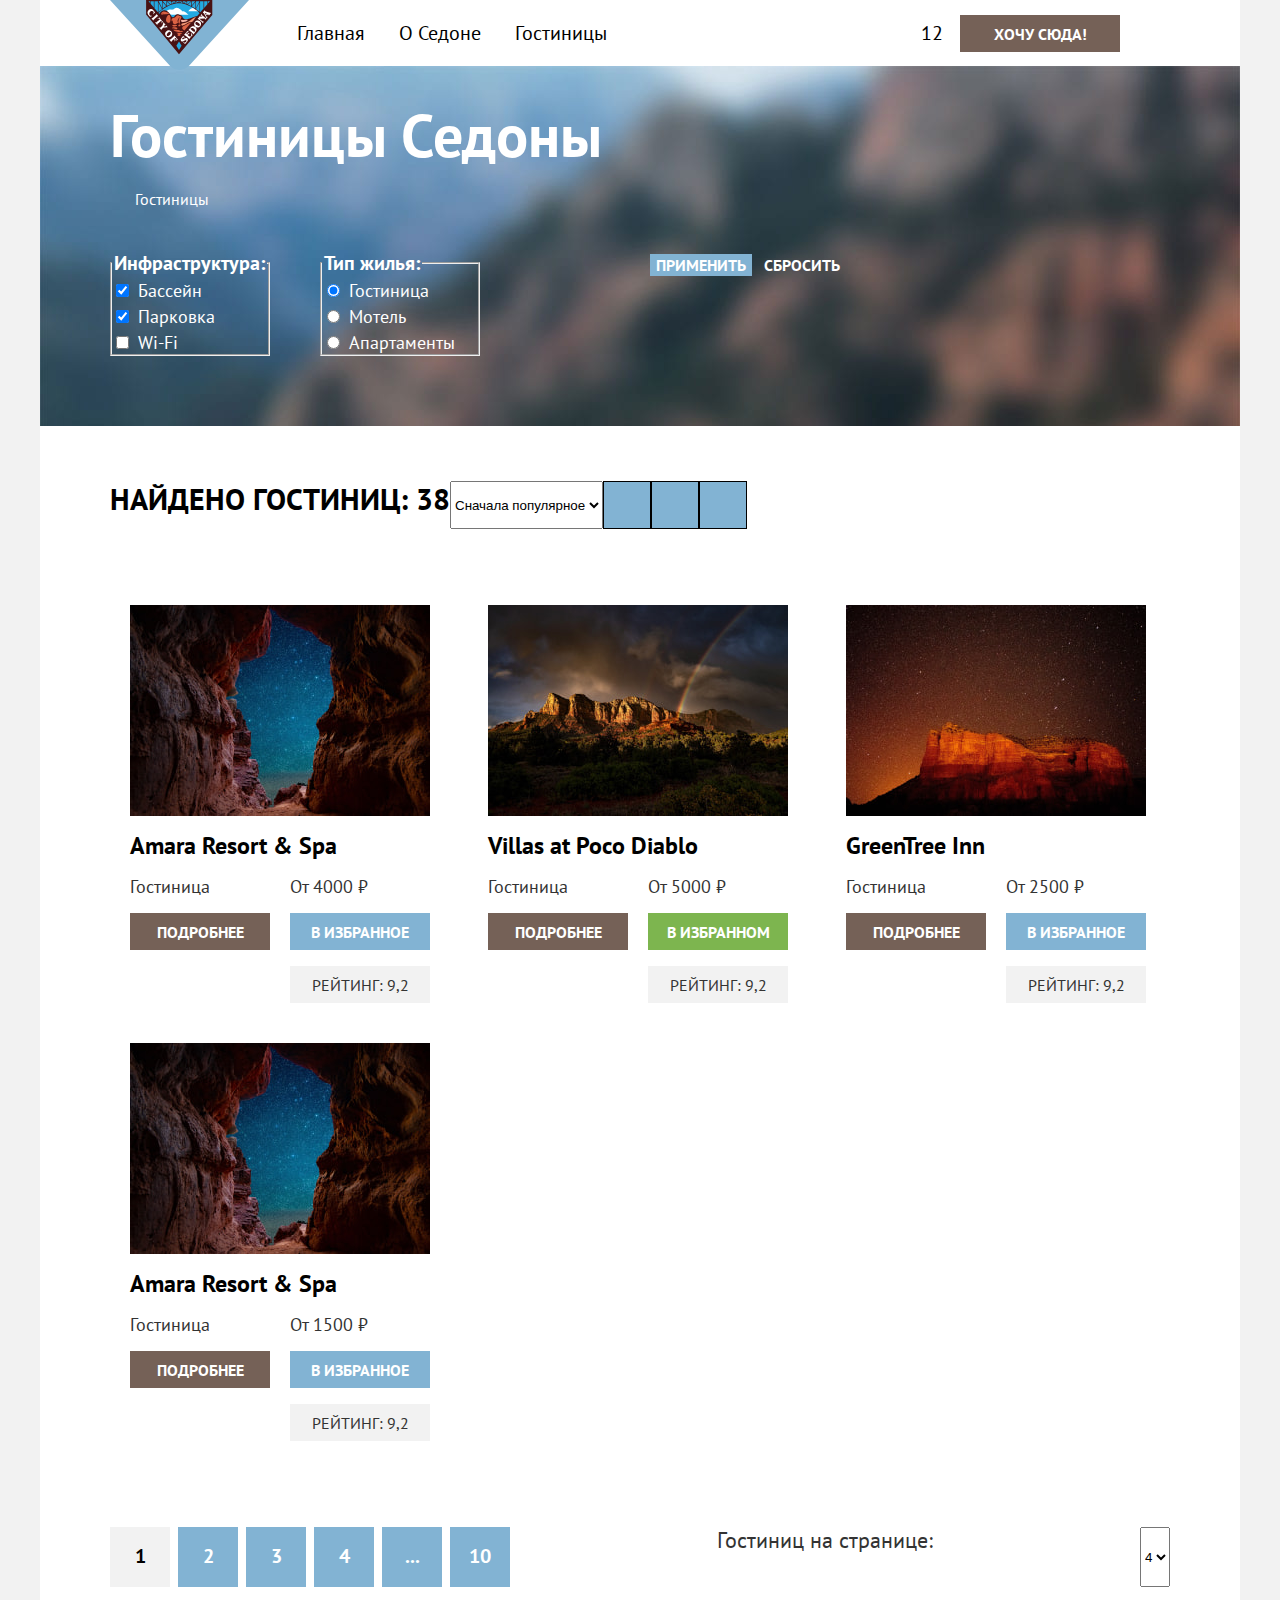
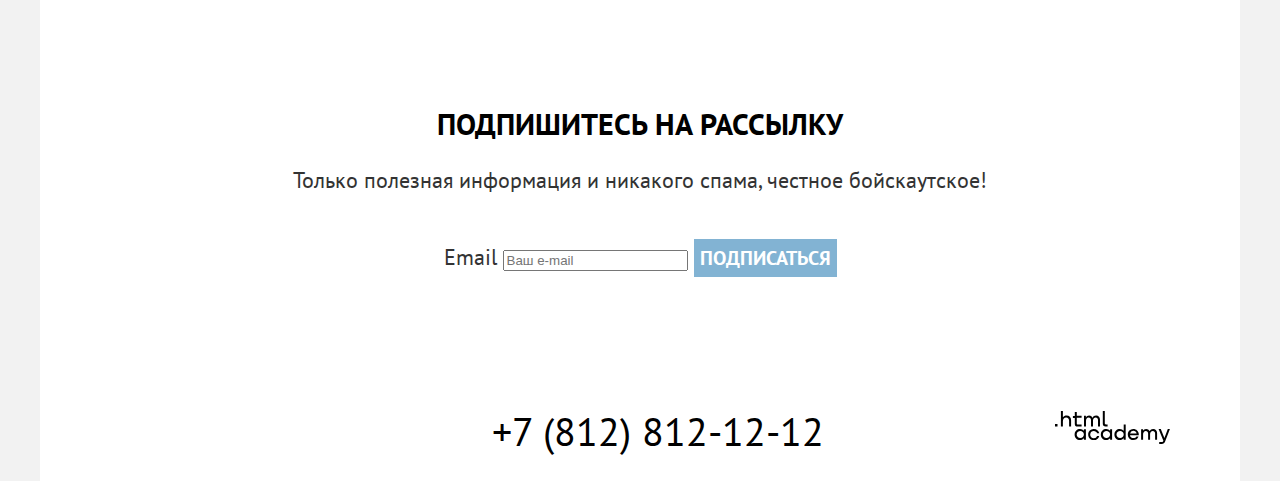
<file: 7/catalog.html>
<!DOCTYPE html>
<html lang="ru">
  <head>
    <meta charset="utf-8">
    <title>Каталог</title>
    <link rel="stylesheet" href="styles/styles.css">
    <base href="https://htmlacademy-htmlcss.github.io/1923449-sedona-34/7/">
</head>
  <body>
    <div class="page-container">
      <header class="page-header">
        <div class="flex-wrapper">
          <a class="header-logo" href="index.html">
            <img class="header-logo-img" alt="Логотип сайта «Седона»" src="images/header-logo.svg" width="139" height="70">
          </a>
          <nav class="navigation">
            <ul class="navigation-list">
              <li class="navigation-item">
                <a class="navigation-link" href="index.html">Главная</a>
              </li>
              <li class="navigation-item">
                <a class="navigation-link" href="#">О Седоне</a>
              </li>
              <li class="navigation-item navigation-link-current">
                <a class="navigation-link">Гостиницы</a>
              </li>
            </ul>
            <ul class="navigation-list navigation-user">
              <li class="navigation-item">
                <a class="navigation-link" href="#">
                  <span class="visually-hidden">Поиск</span>
                </a>
              </li>
              <li class="navigation-item">
                <a class="navigation-link" href="#">
                  <span class="visually-hidden">Избранное</span>
                  <span class="favourites-count">12</span>
                </a>
              </li>
              <li class="navigation-item">
                <a class="button button-alternative-color navigation-button" href="#">Хочу сюда!</a>
              </li>
            </ul>
          </nav>
        </div>
      </header>

      <main class="main-container main-inner">

        <div class="catalog-header">
          <div class="catalog-header-content">
            <header>
              <h1 class="inner-header-title">Гостиницы Седоны</h1>
              <ul class="breadcrumbs">
                <li class="breadcrumbs-item">
                  <a class="breadcrumbs-link" href="index.html">
                    <span class="visually-hidden">Главная</span>
                  </a>
                </li>
                <li class="breadcrumbs-item">
                  <a class="breadcrumbs-link">Гостиницы</a>
                </li>
              </ul>
            </header>

            <section class="section-catalog-filter">
              <h2 class="visually-hidden">Фильтры каталога</h2>
              <form class="catalog-filter-form" action="https://echo.htmlacademy.ru/" method="get">
                <div class="catalog-filter-left">
                  <fieldset class="catalog-filter-group">
                    <legend class="catalog-filter-title">Инфраструктура:</legend>
                    <ul class="catalog-filter-list">
                      <li class="catalog-filter-item">
                        <input class="control-input" type="checkbox" id="pool" name="pool" checked>
                        <label class="control-label" for="pool">Бассейн</label>
                      </li>
                      <li class="catalog-filter-item">
                        <input class="control-input" type="checkbox" id="parking" name="parking" checked>
                        <label class="control-label" for="parking">Парковка</label>
                      </li>
                      <li class="catalog-filter-item">
                        <input class="control-input" type="checkbox" id="wifi" name="wifi">
                        <label class="control-label" for="wifi">Wi-Fi</label>
                      </li>
                    </ul>
                  </fieldset>

                  <fieldset class="catalog-filter-group">
                    <legend class="catalog-filter-title">Тип жилья:</legend>
                    <ul class="catalog-filter-list">
                      <li class="catalog-filter-item">
                        <input class="control-input" type="radio" name="housing-type" id="inn" value="inn" checked>
                        <label class="control-label" for="inn">Гостиница</label>
                      </li>
                      <li class="catalog-filter-item">
                        <input class="control-input" type="radio" name="housing-type" id="motel" value="motel">
                        <label class="control-label" for="motel">Мотель</label>
                      </li>
                      <li class="catalog-filter-item">
                        <input class="control-input" type="radio" name="housing-type" id="apartments" value="apartments">
                        <label class="control-label" for="apartments">Апартаменты</label>
                      </li>
                    </ul>
                  </fieldset>
                </div>

                <div class="catalog-filter-right">
                  <div class="buttons-wrapper">
                    <input class="button filter-button-submit" type="submit" value="Применить">
                    <input class="button filter-button-reset" type="reset" value="Сбросить">
                  </div>
                </div>
              </form>
            </section>
          </div>
        </div>

        <section class="section-catalog">
          <h2 class="visually-hidden">Список гостиниц</h2>
          <div class="sorting-wrapper">
            <p class="section-title catalog-title">Найдено гостиниц: 38</p>
            <select class="select-control" aria-label="Сортировка">
              <option value="popular">Сначала популярное</option>
              <option value="cheap">Сначала дешёвое</option>
              <option value="expensive">Сначала дорогое</option>
            </select>
            <a class="button button-cards button-selected" href="#">
              <span class="visually-hidden">Показать карточки</span>
            </a>
            <a class="button button-gallery" href="#">
              <span class="visually-hidden">Показать галерею</span>
            </a>
            <a class="button button-list" href="#">
              <span class="visually-hidden">Показать список</span>
            </a>
          </div>

          <ul class="hotel-list">
            <li class="hotel-card">
              <a class="hotel-card-link" href="hotel.html">
                <img class="hotel-card-image" alt="Изображение гостиницы Amara Resort & Spa" src="images/catalog/hotel-amara.jpg"
                  width="300" height="211">
                <h3 class="hotel-card-title">Amara Resort & Spa</h3>
              </a>
              <p class="hotel-type">Гостиница</p>
              <p class="hotel-price">От 4000 ₽</p>
              <a class="button button-more button-alternative-color">Подробнее</a>
              <button class="button button-favourites">В избранное</button>
              <p class="hotel-stars"><span class="visually-hidden">Четыре звезды</span></p>
              <p class="hotel-rating">Рейтинг: 9,2</p>
            </li>
            <li class="hotel-card">
              <a class="hotel-card-link" href="hotel.html">
                <img class="hotel-card-image" alt="Изображение гостиницы Villas at Poco Diablo" src="images/catalog/hotel-villas.jpg"
                  width="300" height="211">
                <h3 class="hotel-card-title">Villas at Poco Diablo</h3>
              </a>
              <p class="hotel-type">Гостиница</p>
              <p class="hotel-price">От 5000 ₽</p>
              <a class="button button-more button-alternative-color">Подробнее</a>
              <button class="button button-favorites button-favourites-selected">В избранном</button>
              <p class="hotel-stars"><span class="visually-hidden">Четыре звезды</span></p>
              <p class="hotel-rating">Рейтинг: 9,2</p>
            </li>
            <li class="hotel-card">
              <a class="hotel-card-link" href="hotel.html">
                <img class="hotel-card-image" alt="Изображение гостиницы GreenTree Inn" src="images/catalog/hotel-greentree.jpg"
                  width="300" height="211">
                <h3 class="hotel-card-title">GreenTree Inn</h3>
              </a>
              <p class="hotel-type">Гостиница</p>
              <p class="hotel-price">От 2500 ₽</p>
              <a class="button button-more button-alternative-color">Подробнее</a>
              <button class="button button-favorites">В избранное</button>
              <p class="hotel-stars"><span class="visually-hidden">Три звезды</span></p>
              <p class="hotel-rating">Рейтинг: 9,2</p>
            </li>
            <li class="hotel-card">
              <a class="hotel-card-link" href="hotel.html">
                <img class="hotel-card-image" alt="Изображение гостиницы Amara Resort & Spa" src="images/catalog/hotel-amara.jpg"
                  width="300" height="211">
                <h3 class="hotel-card-title">Amara Resort & Spa</h3>
              </a>
              <p class="hotel-type">Гостиница</p>
              <p class="hotel-price">От 1500 ₽</p>
              <a class="button button-more button-alternative-color">Подробнее</a>
              <button class="button button-favorites">В избранное</button>
              <p class="hotel-stars"><span class="visually-hidden">Две звезды</span></p>
              <p class="hotel-rating">Рейтинг: 9,2</p>
            </li>
          </ul>

          <div class="catalog-bottom-wrapper">
            <ul class="pagination">
              <li class="pagination-item">
                <a class="pagination-link pagination-current" href="#">1</a>
              </li>
              <li class="pagination-item">
                <a class="pagination-link" href="#">2</a>
              </li>
              <li class="pagination-item">
                <a class="pagination-link" href="#">3</a>
              </li>
              <li class="pagination-item">
                <a class="pagination-link" href="#">4</a>
              </li>
              <li class="pagination-item">
                <a class="pagination-link" href="#">...</a>
              </li>
              <li class="pagination-item">
                <a class="pagination-link" href="#">10</a>
              </li>
            </ul>

            <label for="select-hotels-number">Гостиниц на странице:</label>
            <select class="select-hotels-number" id="select-hotels-number">
              <option value="4" selected>4</option>
              <option value="5">5</option>
              <option value="6">6</option>
            </select>
          </div>
        </section>

        <section class="section-subscribe section-subscribe-catalog">
          <h2 class="subscribe-title-catalog section-title">Подпишитесь на рассылку</h2>
          <p class="subscribe-text">Только полезная информация и никакого спама, честное бойскаутское!</p>
          <form class="subscribe-form" action="https://echo.htmlacademy.ru/" method="post">
            <label for="subscribe-email">Email</label>
            <input class="field" placeholder="Ваш e-mail" type="email" name="subscribe-email" id="subscribe-email" required>
            <input class="button subscribe-button" type="submit" value="Подписаться">
          </form>
        </section>
      </main>

      <footer class="page-footer">
        <div class="flex-wrapper">
          <ul class="footer-social-list">
            <li class="footer-social-item">
              <a class="button" href="https://vk.com/htmlacademy" target="_blank">
                <span class="visually-hidden">ВКонтакте</span>
              </a>
            </li>
            <li class="footer-social-item">
              <a class="button" href="https://t.me/htmlacademy" target="_blank">
                <span class="visually-hidden">Телеграм</span>
              </a>
            </li>
            <li class="footer-social-item">
              <a class="button" href="https://www.youtube.com/user/htmlacademyru" target="_blank">
                <span class="visually-hidden">YouTube</span>
              </a>
            </li>
          </ul>
          <div class="footer-contacts">
            <a class="footer-phone-number" href="tel:+78128121212">+7 (812) 812-12-12</a>
          </div>
          <div class="footer-link-wrapper">
            <a class="footer-logo-link" href="https://htmlacademy.ru/" target="_blank">
              <img class="footer-logo" alt="Лого htmlacademy" src="images/html-academy-logo.svg" width="115" height="33">
            </a>
          </div>
        </div>
      </footer>
    </div>
  </body>
</html>
</file>
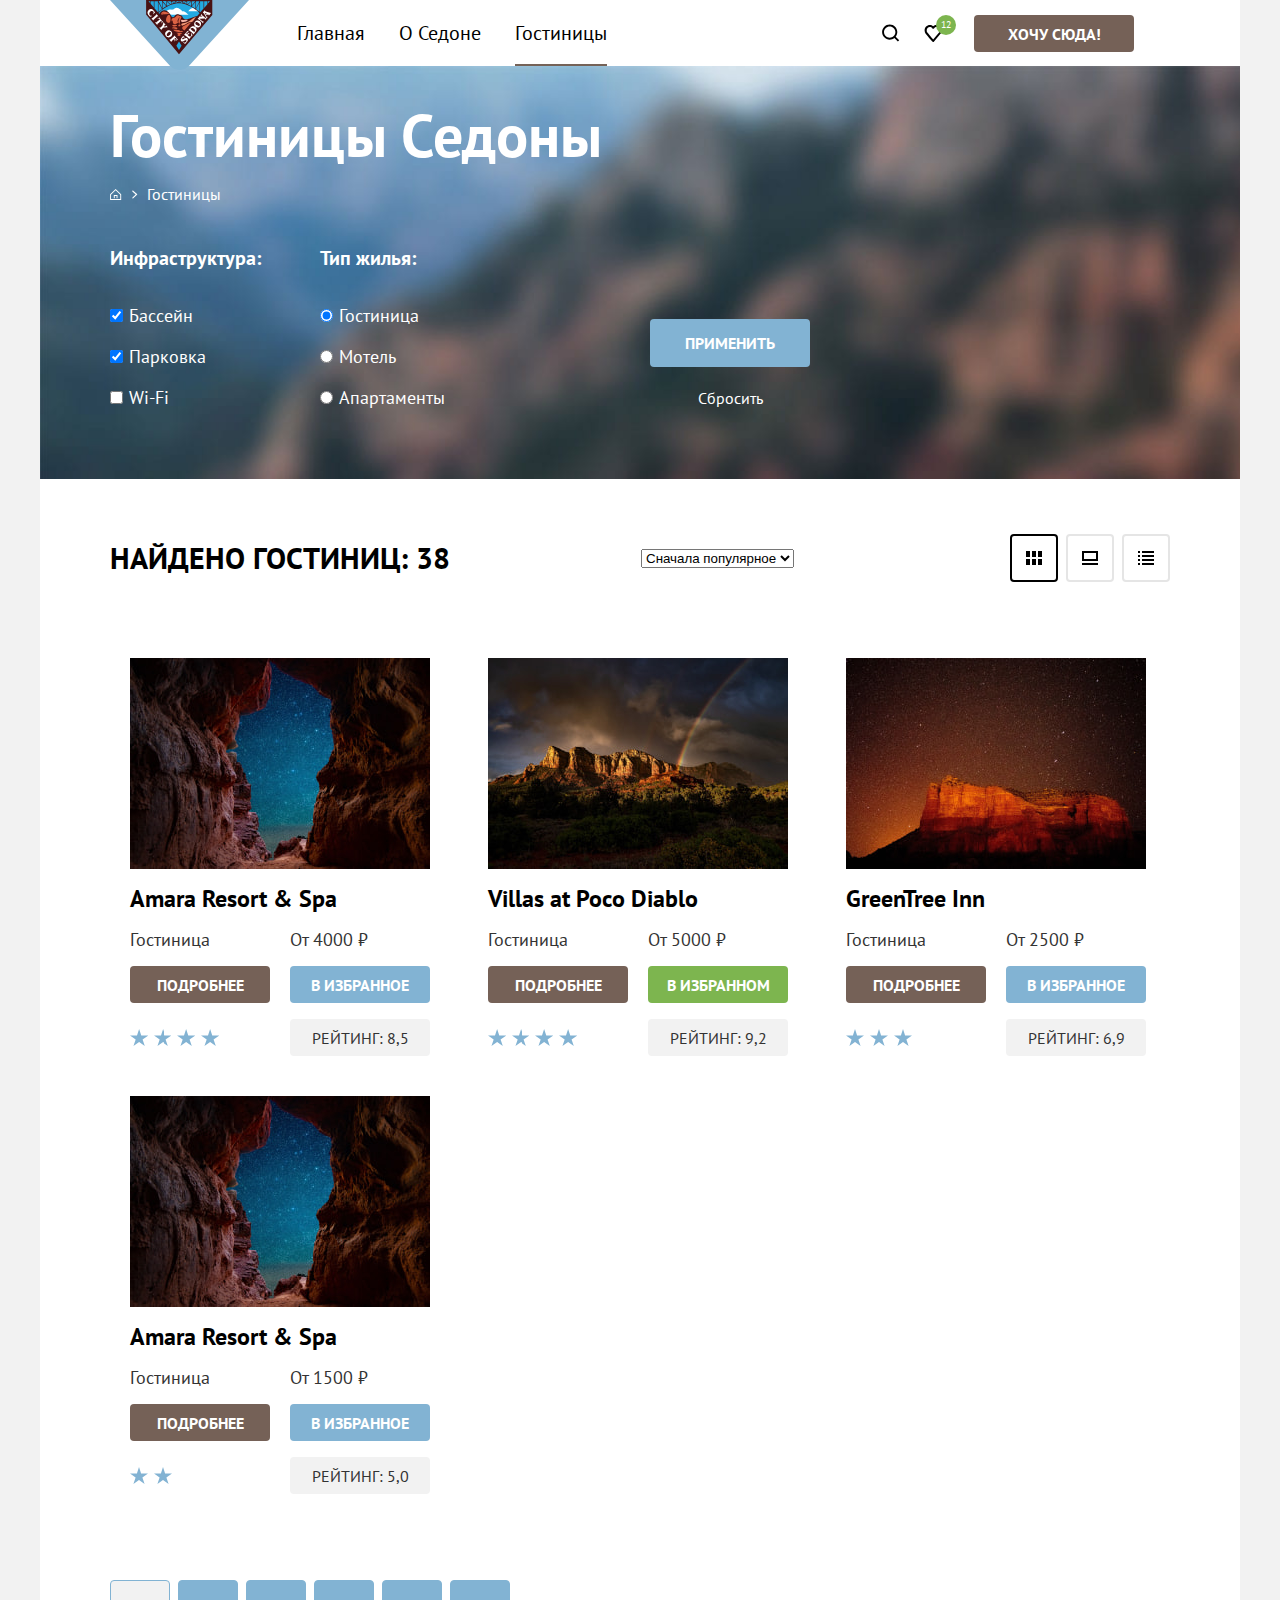
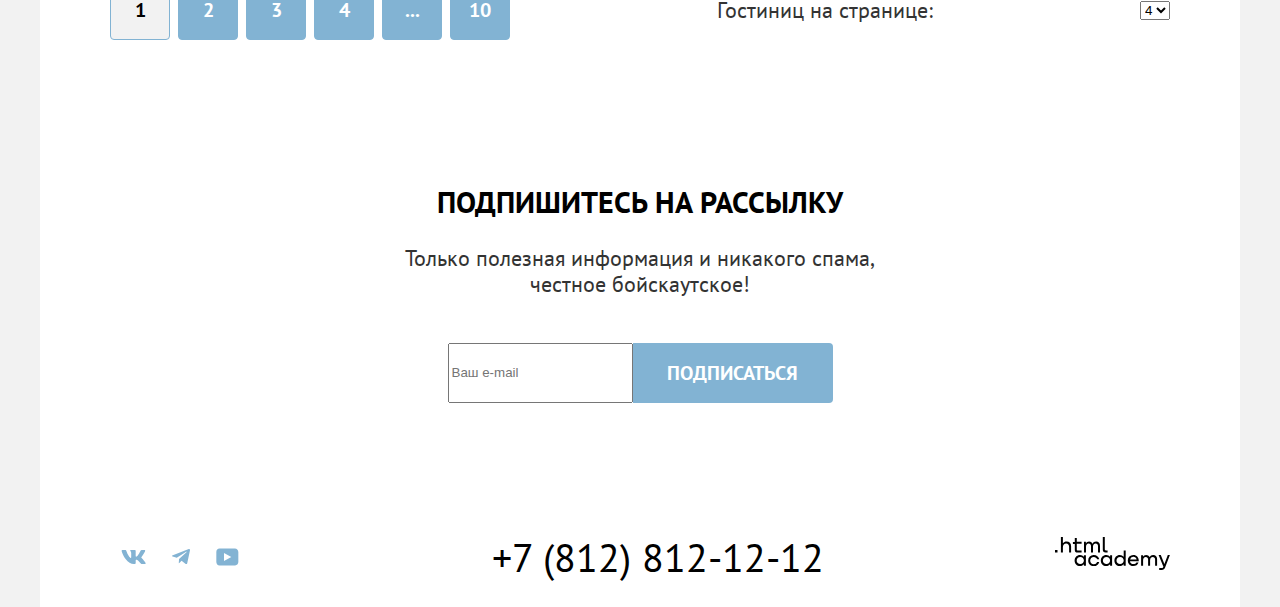
<file: 8/catalog.html>
<!DOCTYPE html>
<html lang="ru">
  <head>
    <meta charset="utf-8">
    <title>Каталог</title>
    <link rel="stylesheet" href="styles/styles.css">
    <base href="https://htmlacademy-htmlcss.github.io/1923449-sedona-34/8/">
</head>
  <body>
    <div class="page-container">
      <header class="page-header">
        <div class="flex-wrapper">
          <a class="header-logo" href="index.html">
            <img class="header-logo-img" alt="Логотип сайта «Седона»" src="images/header-logo.svg" width="139" height="70">
          </a>
          <nav class="navigation">
            <ul class="navigation-list">
              <li class="navigation-item">
                <a class="navigation-link" href="index.html">Главная</a>
              </li>
              <li class="navigation-item">
                <a class="navigation-link" href="#">О Седоне</a>
              </li>
              <li class="navigation-item">
                <a class="navigation-link navigation-link-current">Гостиницы</a>
              </li>
            </ul>
            <ul class="navigation-list navigation-user">
              <li class="navigation-item">
                <a class="navigation-link navigation-search" href="#">
                  <span class="visually-hidden">Поиск</span>
                </a>
              </li>
              <li class="navigation-item">
                <a class="navigation-link navigation-favs" href="#">
                  <span class="visually-hidden">Избранное</span>
                  <span class="favorites-count">12</span>
                </a>
              </li>
              <li class="navigation-item">
                <a class="button button-alternative-color navigation-button" href="#">Хочу сюда!</a>
              </li>
            </ul>
          </nav>
        </div>
      </header>

      <main class="main-container main-inner">

        <div class="catalog-header">
          <div class="catalog-header-content">
            <header>
              <h1 class="inner-header-title">Гостиницы Седоны</h1>
              <ul class="breadcrumbs">
                <li class="breadcrumbs-item">
                  <a class="breadcrumbs-link" href="index.html">
                    <span class="visually-hidden">Главная</span>
                  </a>
                </li>
                <li class="breadcrumbs-item">
                  <a class="breadcrumbs-link">Гостиницы</a>
                </li>
              </ul>
            </header>

            <section class="section-catalog-filter">
              <h2 class="visually-hidden">Фильтры каталога</h2>
              <form class="catalog-filter-form" action="https://echo.htmlacademy.ru/" method="get">
                <div class="catalog-filter-left">
                  <fieldset class="catalog-filter-group">
                    <legend class="catalog-filter-title">Инфраструктура:</legend>
                    <ul class="catalog-filter-list">
                      <li class="catalog-filter-item">
                        <input class="control-input" type="checkbox" id="pool" name="pool" checked>
                        <label class="control-label" for="pool">Бассейн</label>
                      </li>
                      <li class="catalog-filter-item">
                        <input class="control-input" type="checkbox" id="parking" name="parking" checked>
                        <label class="control-label" for="parking">Парковка</label>
                      </li>
                      <li class="catalog-filter-item">
                        <input class="control-input" type="checkbox" id="wifi" name="wifi">
                        <label class="control-label" for="wifi">Wi-Fi</label>
                      </li>
                    </ul>
                  </fieldset>

                  <fieldset class="catalog-filter-group">
                    <legend class="catalog-filter-title">Тип жилья:</legend>
                    <ul class="catalog-filter-list">
                      <li class="catalog-filter-item">
                        <input class="control-input" type="radio" name="housing-type" id="inn" value="inn" checked>
                        <label class="control-label" for="inn">Гостиница</label>
                      </li>
                      <li class="catalog-filter-item">
                        <input class="control-input" type="radio" name="housing-type" id="motel" value="motel">
                        <label class="control-label" for="motel">Мотель</label>
                      </li>
                      <li class="catalog-filter-item">
                        <input class="control-input" type="radio" name="housing-type" id="apartments" value="apartments">
                        <label class="control-label" for="apartments">Апартаменты</label>
                      </li>
                    </ul>
                  </fieldset>
                </div>

                <div class="catalog-filter-right">
                  <div class="buttons-wrapper">
                    <button class="button filter-button-submit" type="submit">Применить</button>
                    <button class="button filter-button-reset" type="Сбросить">Сбросить</button>
                  </div>
                </div>
              </form>
            </section>
          </div>
        </div>

        <section class="section-catalog">
          <h2 class="visually-hidden">Список гостиниц</h2>
          <div class="sorting-wrapper">
            <p class="section-title catalog-title">Найдено гостиниц: 38</p>
            <select class="select-control" aria-label="Сортировка">
              <option value="popular">Сначала популярное</option>
              <option value="cheap">Сначала дешёвое</option>
              <option value="expensive">Сначала дорогое</option>
            </select>
            <a class="card-grid-toggle card-grid-toggle-cards card-grid-toggle-current" href="#">
              <span class="visually-hidden">Показать карточки</span>
            </a>
            <a class="card-grid-toggle card-grid-toggle-gallery" href="#">
              <span class="visually-hidden">Показать галерею</span>
            </a>
            <a class="card-grid-toggle card-grid-toggle-list" href="#">
              <span class="visually-hidden">Показать список</span>
            </a>
          </div>

          <ul class="hotel-list">
            <li class="hotel-card">
              <a class="hotel-card-link" href="hotel.html">
                <img class="hotel-card-image" alt="Изображение гостиницы Amara Resort & Spa" src="images/catalog/hotel-amara.jpg"
                  width="300" height="211">
                <h3 class="hotel-card-title">Amara Resort & Spa</h3>
              </a>
              <p class="hotel-type">Гостиница</p>
              <p class="hotel-price">От 4000 ₽</p>
              <a class="button button-more button-alternative-color">Подробнее</a>
              <button class="button button-favourites">В избранное</button>
              <p class="hotel-stars stars-four">
                <span class="visually-hidden">Четыре звезды</span></p>
              <p class="hotel-rating">Рейтинг: 8,5</p>
            </li>
            <li class="hotel-card">
              <a class="hotel-card-link" href="hotel.html">
                <img class="hotel-card-image" alt="Изображение гостиницы Villas at Poco Diablo" src="images/catalog/hotel-villas.jpg"
                  width="300" height="211">
                <h3 class="hotel-card-title">Villas at Poco Diablo</h3>
              </a>
              <p class="hotel-type">Гостиница</p>
              <p class="hotel-price">От 5000 ₽</p>
              <a class="button button-more button-alternative-color">Подробнее</a>
              <button class="button button-favorites button-selected">В избранном</button>
              <p class="hotel-stars stars-four">
                <span class="visually-hidden">Четыре звезды</span></p>
              <p class="hotel-rating">Рейтинг: 9,2</p>
            </li>
            <li class="hotel-card">
              <a class="hotel-card-link" href="hotel.html">
                <img class="hotel-card-image" alt="Изображение гостиницы GreenTree Inn" src="images/catalog/hotel-greentree.jpg"
                  width="300" height="211">
                <h3 class="hotel-card-title">GreenTree Inn</h3>
              </a>
              <p class="hotel-type">Гостиница</p>
              <p class="hotel-price">От 2500 ₽</p>
              <a class="button button-more button-alternative-color">Подробнее</a>
              <button class="button button-favorites">В избранное</button>
              <p class="hotel-stars stars-three">
                <span class="visually-hidden">Три звезды</span></p>
              <p class="hotel-rating">Рейтинг: 6,9</p>
            </li>
            <li class="hotel-card">
              <a class="hotel-card-link" href="hotel.html">
                <img class="hotel-card-image" alt="Изображение гостиницы Amara Resort & Spa" src="images/catalog/hotel-amara.jpg"
                  width="300" height="211">
                <h3 class="hotel-card-title">Amara Resort & Spa</h3>
              </a>
              <p class="hotel-type">Гостиница</p>
              <p class="hotel-price">От 1500 ₽</p>
              <a class="button button-more button-alternative-color">Подробнее</a>
              <button class="button button-favorites">В избранное</button>
              <p class="hotel-stars stars-two">
                <span class="visually-hidden">Две звезды</span></p>
              <p class="hotel-rating">Рейтинг: 5,0</p>
            </li>
          </ul>

          <div class="catalog-bottom-wrapper">
            <ul class="pagination">
              <li class="pagination-item">
                <a class="pagination-link pagination-current" href="#">1</a>
              </li>
              <li class="pagination-item">
                <a class="pagination-link" href="#">2</a>
              </li>
              <li class="pagination-item">
                <a class="pagination-link" href="#">3</a>
              </li>
              <li class="pagination-item">
                <a class="pagination-link" href="#">4</a>
              </li>
              <li class="pagination-item">
                <a class="pagination-link" href="#">...</a>
              </li>
              <li class="pagination-item">
                <a class="pagination-link" href="#">10</a>
              </li>
            </ul>

            <label for="select-hotels-number">Гостиниц на странице:</label>
            <select class="select-hotels-number" id="select-hotels-number">
              <option value="4" selected>4</option>
              <option value="5">5</option>
              <option value="6">6</option>
            </select>
          </div>
        </section>

        <section class="section-subscribe section-subscribe-catalog">
          <h2 class="subscribe-title-catalog section-title">Подпишитесь на рассылку</h2>
          <p class="subscribe-text">Только полезная информация и никакого спама,<br>
            честное бойскаутское!</p>
          <form class="subscribe-form" action="https://echo.htmlacademy.ru/" method="post">
            <label class="visually-hidden" for="subscribe-email">Email</label>
            <input class="field" placeholder="Ваш e-mail" type="email" name="subscribe-email" id="subscribe-email" required>
            <button class="button subscribe-button" type="submit">Подписаться</button>
          </form>
        </section>
      </main>

      <footer class="page-footer">
        <div class="flex-wrapper">
          <ul class="footer-social-list">
            <li class="footer-social-item">
              <a class="footer-social-link footer-social-vk" href="https://vk.com/htmlacademy" target="_blank">
                <svg class="social-icon" aria-hidden="true" focusable="false" width="25" height="14" xmlns="http://www.w3.org/2000/svg">
                  <path fill-rule="evenodd" clip-rule="evenodd" d="M24.116.948c.166-.546 0-.948-.795-.948h-2.625c-.668 0-.976.347-1.143.73
                  0 0-1.335 3.196-3.226 5.272-.612.602-.89.793-1.224.793-.167 0-.418-.191-.418-.738V.948c0-.656-.184-.948-.74-.948H9.817C9.4
                  0 9.15.304 9.15.593c0 .621.946.765 1.043 2.513v3.798c0 .833-.153.984-.487.984-.89 0-3.055-3.211-4.34-6.885C5.116.288
                  4.865 0 4.193 0H1.566c-.75 0-.9.347-.9.73 0 .682.89 4.07 4.145 8.551C6.981 12.341 10.036 14 12.82 14c1.67 0 1.875-.368
                  1.875-1.003v-2.313c0-.737.158-.884.687-.884.39 0 1.057.192 2.615 1.667C19.776 13.216 20.07 14 21.071 14h2.625c.75 0
                  1.126-.368.91-1.096-.238-.724-1.088-1.775-2.215-3.022-.612-.71-1.53-1.475-1.809-1.858-.389-.491-.278-.71 0-1.147 0 0
                  3.2-4.426 3.533-5.929h.001Z"/></svg>
                <span class="visually-hidden">ВКонтакте</span>
              </a>
            </li>
            <li class="footer-social-item">
              <a class="footer-social-link footer-social-telegram" href="https://t.me/htmlacademy" target="_blank">
                <svg class="social-icon" aria-hidden="true" focusable="false" width="18" height="16"
                xmlns="http://www.w3.org/2000/svg"><path d="M16.785.1.84 6.247C-.248 6.685-.24 7.292.64 7.563L4.735
                8.84l9.472-5.976c.448-.273.857-.126.52.172L7.053 9.962H7.05h.002l-.283 4.22c.414 0 .597-.19.829-.413l1.988-1.934
                4.136 3.055c.762.42 1.31.204 1.5-.706L17.938 1.39c.278-1.114-.425-1.619-1.153-1.29Z"/></svg>
                <span class="visually-hidden">Телеграм</span>
              </a>
            </li>
            <li class="footer-social-item">
              <a class="footer-social-link footer-social-youtube" href="https://www.youtube.com/user/htmlacademyru" target="_blank">
                <svg class="social-icon" aria-hidden="true" focusable="false" width="23" height="18"
                xmlns="http://www.w3.org/2000/svg"><path d="M18.94.5H3.51C1.65.5.33 2.1.33 3.9V14c0 1.9 1.32 3.5 3.18
                3.5h15.65c1.64 0 3.17-1.6 3.17-3.4V3.9C22.11 2.1 20.8.5 18.94.5ZM7.99 13.04V4.96L15.33 9l-7.34 4.04Z"/></svg>
                <span class="visually-hidden">YouTube</span>
              </a>
            </li>
          </ul>
          <div class="footer-contacts">
            <a class="footer-phone-number" href="tel:+78128121212">+7 (812) 812-12-12</a>
          </div>
          <div class="footer-link-wrapper">
            <a class="footer-logo-link" href="https://htmlacademy.ru/" target="_blank">
              <svg class="footer-logo-academy" aria-hidden="true" focusable="false" width="115" height="33"
              xmlns="http://www.w3.org/2000/svg"><path d="M0 12.9v2.6h2.5v-2.6H0ZM11.6 4.5c-1.6 0-2.8.7-3.6
              1.7h-.1V0h-2v15.5h2v-5.3c0-2.1 1.3-3.6 3.3-3.6 1.8 0 2.9 1.4 2.9 3.2v5.7h2V9.4c.1-3-1.8-4.9-4.5-4.9ZM26.6
              4.8h-4.8V1.1h-2v3.8h-1.9v2h1.9v6c0 1.7 1 2.7 2.7 2.7h4.1v-2h-3.7c-.7 0-1.1-.4-1.1-1.1V6.8h4.8v-2ZM41.1
              4.6c-1.6 0-2.9.8-3.5 2.1h-.1a3.7 3.7 0 0 0-3.4-2.1c-1.4 0-2.5.8-3.1 1.8h-.1V4.8H29v10.6h2V10c0-2 1-3.5
              2.6-3.5 1.5 0 2.4 1 2.4 2.6v6.3h2V9.8c0-2.4 1.4-3.3 2.6-3.3 1.5 0 2.4 1 2.4 2.6v6.3h2V8.9c.1-2.5-1.4-4.3-3.9-4.3ZM47.8
              12.7c0 1.7 1 2.7 2.8 2.7h2v-2h-1.7c-.7 0-1.1-.4-1.1-1.1V0h-2v12.7ZM28.9 19.7a4.9 4.9 0 0 0-3.9-1.8c-3.1 0-5.4 2.3-5.4
              5.6s2.3 5.6 5.4 5.6c1.8 0 3-.8 3.8-1.9h.1v1.6h2V18.2h-2v1.5Zm-3.6 7.4a3.5 3.5 0 0 1-3.6-3.6c0-2 1.4-3.6 3.6-3.6s3.6 1.6
              3.6 3.6c0 1.9-1.4 3.6-3.6 3.6ZM44.2 22c-.5-2.4-2.6-4.1-5.4-4.1a5.4 5.4 0 0 0-5.6 5.6c0 3.1 2.2 5.6 5.6 5.6 2.8 0 4.9-1.8
              5.4-4.2h-2.1a3.4 3.4 0 0 1-3.3 2.3 3.5 3.5 0 0 1-3.6-3.6c0-2 1.4-3.6 3.6-3.6 1.6 0 2.8 1 3.3 2.2h2.1V22ZM55.1 19.7a4.9
              4.9 0 0 0-3.9-1.8c-3.1 0-5.4 2.3-5.4 5.6s2.3 5.6 5.4 5.6c1.8 0 3-.8 3.8-1.9h.1v1.6h2V18.2h-2v1.5Zm-3.6 7.4a3.5 3.5 0 0
              1-3.6-3.6c0-2 1.4-3.6 3.6-3.6s3.6 1.6 3.6 3.6c0 1.9-1.5 3.6-3.6 3.6ZM68.7 19.8a5 5 0 0 0-3.9-1.9c-3.1
              0-5.4 2.3-5.4 5.6s2.2 5.6 5.4 5.6c1.7 0 3-.8 3.8-1.8h.1v1.5h2V13.4h-2v6.4Zm-3.6 7.3a3.5 3.5 0 0 1-3.6-3.6c0-2
              1.4-3.6 3.6-3.6s3.6 1.6 3.6 3.6c-.1 2-1.5 3.6-3.6 3.6ZM78.3 17.9a5.4 5.4 0 0 0-5.5 5.6c0 3 2.1 5.6 5.5 5.6 2.5
              0 4.5-1.3 5.2-3.6h-2.1c-.5 1-1.6 1.6-3 1.6-1.9 0-3.3-1.3-3.4-2.9h8.8c.2-3.6-2-6.3-5.5-6.3Zm0 1.9c1.7 0 3 1
              3.3 2.6h-6.5a3.2 3.2 0 0 1 3.2-2.6ZM98.2 17.9a4 4 0 0 0-3.6 2h-.1c-.6-1.2-1.8-2-3.4-2-1.4 0-2.5.7-3.1
              1.8v-1.5h-1.9v10.6h2v-5.4c0-2 1-3.4 2.6-3.5 1.5 0 2.4 1 2.4 2.6v6.3h2v-5.6c0-2.4 1.4-3.3 2.6-3.3 1.5 0 2.4 1
              2.4 2.6v6.3h2v-6.5c.1-2.6-1.4-4.4-3.9-4.4ZM109.4 27l-3.6-8.9h-2.2l4.8 11.6c-.3.9-.7 1.2-1.7 1.2h-2.5v2h2.5c1.8
              0 2.8-.8 3.5-2.6l4.7-12.2h-2.1l-3.4 8.9Z"/></svg>
            </a>
          </div>
        </div>
      </footer>
    </div>
  </body>
</html>
</file>
<file: styles/styles.css>
@font-face {
  font-family: "PT Sans";
  font-style: normal;
  font-weight: 400;
  src: url("../fonts/ptsans-400.woff2") format("woff2");
  font-display: swap;
}

@font-face {
  font-family: "PT Sans";
  font-style: normal;
  font-weight: 700;
  src: url("../fonts/ptsans-700.woff2") format("woff2");
  font-display: swap;
}

html {
  height: 100%;
}

*,
*::before,
*::after {
  box-sizing: border-box;
}

body {
  height: 100%;
  margin: 0;
  font-family: "PT Sans", "Arial", sans-serif;
  font-size: 22px;
  line-height: 26px;
  color: #333;
  background-color: #F2F2F2;
}

.page-container {
  margin: 0 auto;
  width: 1200px;
  min-height: 100%;
  display: flex;
  flex-direction: column;
  flex-grow: 1;
  background-color: #FFF;
}

.visually-hidden {
  position: absolute;
  width: 1px;
  height: 1px;
  margin: -1px;
  padding: 0;
  border: 0;
  clip: rect(0 0 0 0);
  overflow: hidden;
}

.main-container {
  flex-grow: 1;
}

img {
  max-width: 100%;
  object-fit: contain;
}

/* Buttons */

.button {
  display: inline-block;
  font-family: inherit;
  font-size: 16px;
  line-height: 20px;
  font-weight: 700;
  text-align: center;
  color: #fff;
  background: #82B3D3;
  border: none;
  border-radius: 4px;
  text-decoration: none;
  text-transform: uppercase;
  cursor: pointer;
}

.button:hover {
  background-color: #68A2CA;
}

.button:focus {
  background-color: #68A2CA;
}

.button:active {
  color: rgba(255, 255, 255, 0.3);
  background-color: #82B3D3;
}

.button:disabled {
  background-color: #E5E5E5;
}

.button-alternative-color {
  background-color: #756157;
}

.button-alternative-color:hover {
  background-color: #615048;
}

.button-alternative-color:focus {
  background-color: #615048;
}

.button-alternative-color:active {
  background-color: #756157;
}

.button-selected {
  background-color: #7DB54F;
}

.button-selected:hover {
  background-color: #6C9E42;
}

.button-selected:focus {
  background-color: #6C9E42;
}

.button-selected:active {
  background: #7DB54F;
}

/* Pages */

.section-title {
  color: #000;
  font-weight: 700;
  font-size: 30px;
  line-height: 36px;
  text-transform: uppercase;
}

/* header */

.page-header {
  color: #000;
}

.flex-wrapper {
  display: flex;
  width: 1060px;
  margin: 0 auto;
  justify-content: space-between;
}

.header-logo-img {
  position: absolute;
  z-index: 5;
  margin: 0;
}

.navigation {
  display: flex;
  width: 890px;
}

.navigation-list {
  display: flex;
  flex-wrap: wrap;
  align-items: center;
  margin: 0;
  padding: 0;
  width: 500px;
  list-style-type: none;
}

.navigation-user {
  margin-left: auto;
  max-width: 300px;
}

.navigation-link {
  position: relative;
  display: block;
  padding: 20px 17px;
  font-size: 20px;
  text-align: center;
  color: inherit;
  text-decoration: none;
}

.navigation-link:hover:not(.navigation-link-current) {
  background-color: rgba(131, 179, 211, 0.12);
}

.navigation-link:focus:not(.navigation-link-current) {
  background-color: rgba(131, 179, 211, 0.12);
}

.navigation-link-current::before {
  position: absolute;
  right: 17px;
  bottom: 0;
  left: 17px;
  height: 2px;
  background-color: #756257;
  content: "";
}

.navigation-user .navigation-link {
  min-width: 42px;
  min-height: 66px;
  background-repeat: no-repeat;
  background-position: center;
}

.navigation-search {
  background-size: 18px 18px;
  background-image: url("../images/icons/search.svg");
}

.navigation-favs {
  position: relative;
  margin-right: 20px;
  background-size: 18px 17px;
  background-image: url("../images/icons/favorite.svg");
}

.favorites-count {
  position: absolute;
  font-size: 10px;
  line-height: 13px;
  color: #FFF;
  padding-top: 2.5px;
  width: 20px;
  height: 20px;
  left: 24px;
  top: 15px;
  background-color: #7DB54F;
  border-radius: 50%;
}

.navigation-button {
  min-width: 160px;
  padding-top: 9px;
  padding-bottom: 8px;
  color: #fff;
}

/* promo section */

.section-promo {
  position: relative;
  text-align: center;
  background-image: url("../images/promo-background.jpg");
  background-color: #DC6243;
  background-repeat: no-repeat;
  background-position: center;
  background-size: cover;
}

.promo-logo {
  margin-top: 51px;
  margin-bottom: 82px;
}

.section-promo::after {
  position: absolute;
  bottom: 0;
  content: "";
  display: block;
  width: 1200px;
  height: 57px;
  background-image: url("../images/divider.svg");
  background-repeat: no-repeat;
  background-position: center;
  background-size: cover;
}

/* advantages section */

.section-advantages {
  text-align: center;
}

.advantages-title {
  margin: 0;
  padding-top: 63px;
}

.advantages-intro {
  margin: 0;
  margin-top: 31px;
}

.advantages-list {
  margin: 0;
  margin-top: 90px;
  padding: 0;
  display: flex;
  list-style: none;
  flex-wrap: wrap;
}

.advantages-item {
  width: 400px;
}

.advantages-item:nth-child(2n) {
  background-color: rgba(131, 179, 211, 0.12);
}

.advantages-item:nth-child(7) {
  background-color: rgba(131, 179, 211, 0.2);
}

.advantages-item-special {
  display: flex;
  width: 100%;
  color: #fff;
  background-color: #82B3D3;
}

.advantages-icon {
  display: block;
  margin-right: auto;
  margin-left: auto;
  margin-bottom: 30px;
  width: 75px;
  height: 76px;
  background-repeat: no-repeat;
  background-position: center;
}

.advantages-icon-housing {
  background-image: url("../images/icons/housing.svg");
}

.advantages-icon-food {
  background-image: url("../images/icons/food.svg");
}

.advantages-icon-souvenir {
  background-image: url("../images/icons/souvenir.svg");
}

.advantages-text-wrapper {
  width: 400px;
  min-height: 384px;
  padding: 0 85px;
  display:flex;
  flex-direction: column;
  justify-content: center;
  align-items:center;
}

.advantages-item-title {
  margin: 0;
  font-weight: 700;
  font-size: 24px;
  line-height: 28px;
  text-align: center;
  text-transform: uppercase;
}

.advantages-image-wrapper-bridge {
  order: -1;
}

.advantages-image {
  display: block;
  margin: 0;
}

.advantages-item-number,
.advantages-item-description {
  margin: 0;
  margin-top: 30px;
  font-size: 18px;
  line-height: 21px;
}

/* search section */

.section-search {
  text-align: center;
  padding-top: 91px;
  padding-bottom: 93px;
}

.search-title,
.search-text,
.search-button {
  margin: 0;
}

.search-title {
  margin-bottom: 29px;
}

.search-text {
  margin-bottom: 56px;
}

/* subscribe section */

.search-button,
.subscribe-button {
  padding: 12px 0;
  font-size: 20px;
  line-height: 36px;
}

.search-button {
  min-width: 574px;
}

.section-subscribe {
  padding: 94px 0;
  color: #ffffff;
  text-align: center;
  background-image: url("../images/index-subscribe-background.jpg");
  background-color: #DC6243;
  background-size: cover;
}

.subscribe-form {
  display: flex;
  justify-content: center;
}

.subscribe-button {
  min-width: 200px;
  border-radius: 0 4px 4px 0;
}

.subscribe-title {
  margin: 0;
  margin-bottom: 29px;
  color: #fff;
}

.subscribe-text {
  margin: 0;
  margin-bottom: 46px;
}

/* footer */

.page-footer {
  padding-top: 40px;
  padding-bottom: 30px;
}

.page-footer a {
  color: #000000;
  text-decoration: none;
}

.footer-social-list {
  display: flex;
  flex-wrap: wrap;
  margin: 0;
  padding: 0;
  width: 150px;
  list-style-type: none;
}

.footer-social-link {
  position: relative;
  display: block;
  width: 47px;
  height: 40px;
}

.social-icon {
  position: absolute;
  top: 0;
  right: 0;
  bottom: 0;
  left: 0;
  margin: auto;
  fill: #83B3D3;
}

.footer-social-link:hover .social-icon,
.footer-social-link:focus .social-icon {
  fill: #68A2CA;
}

.footer-social-link:active .social-icon {
  fill: rgba(104, 162, 202, 0.3);
}

.footer-contacts {
  max-width: 720px;
  text-align: center;
}

.footer-phone-number {
  font-size: 40px;
  line-height: 40px;
}

.footer-phone-number:hover,
.footer-phone-number:focus {
  color: #756157;
}

.footer-phone-number:active {
  color: rgba(117, 97, 87, 0.3);
}

.footer-link-wrapper {
  width: 115px;
}

.footer-logo-academy {
  fill: #000;
}

.footer-logo-link:hover .footer-logo-academy,
.footer-logo-link:focus .footer-logo-academy {
  fill: #756157;
}

.footer-logo-link:active .footer-logo-academy {
  fill: rgba(117, 97, 87, 0.3);
}

/* catalog page */

.inner-header-title {
  margin: 0;
  margin-bottom: 10px;
  font-size: 60px;
  line-height: 78px;
}

/* catalog header */

.catalog-header {
  padding-top: 30px;
  padding-bottom: 70px;
  color: #ffffff;
  background-image: url("../images/catalog-background.jpg");
  background-color: #DC6243;
  background-size: cover;
}

.catalog-header-content {
  width: 1060px;
  margin: 0 auto;
}

.breadcrumbs {
  display: flex;
  margin: 0;
  margin-bottom: 40px;
  padding: 0;
  font-size: 16px;
  line-height: 21px;
  list-style-type: none;
}

.breadcrumbs-item {
  position: relative;
  margin-right: 25px;
}

.breadcrumbs-item::after {
  position: absolute;
  top: 0;
  left: 20px;
  width: 10px;
  height: 21px;
  background-image: url("../images/icons/breadcrumbs.svg");
  background-repeat: no-repeat;
  background-position: center;
  content: "";
}

.breadcrumbs-item:last-child::after {
  content: none;
}

.breadcrumbs-link {
  min-width: 12px;
  min-height: 12px;
  color: inherit;
  text-decoration: none;
}

.breadcrumbs-item:not(:last-child) .breadcrumbs-link:hover {
  opacity: 0.6;
}

.breadcrumbs-item:not(:last-child) .breadcrumbs-link:focus {
  opacity: 1;
}

.breadcrumbs-item:not(:last-child) .breadcrumbs-link:active {
  opacity: 0.3;
}

.breadcrumbs-item:first-child .breadcrumbs-link {
  display: block;
  height: 21px;
  background-repeat: no-repeat;
  background-position: center;
  background-size: 12px;
  background-image: url("../images/icons/home.svg");
}

.catalog-filter-form {
  display: flex;
  justify-content: space-between;
}

.catalog-filter-left {
  display: flex;
  justify-content: space-between;
  width: 370px;
}

.catalog-filter-right {
  display: flex;
  justify-content: space-between;
  width: 520px;
}

.catalog-filter-group {
  border: 0;
}

.buttons-wrapper {
  display: flex;
  justify-content: end;
  flex-direction: column;
}

.catalog-filter-title {
  margin-bottom: 30px;
  padding: 0;
}

.catalog-filter-item + .catalog-filter-item {
  margin-top: 15px;
}

.control-input {
  margin: 0;
}

.filter-button-submit {
  width: 160px;
  padding: 14px 0;
  margin-bottom: 20px;
}

.filter-button-reset {
  font-weight: 400;
  text-transform: capitalize;
}

.catalog-filter-group {
  margin: 0;
  padding: 0;
  width: 160px;
}

.catalog-filter-list {
  margin: 0;
  padding: 0;
  list-style: none;
}

.catalog-filter-title {
  font-weight: 700;
  font-size: 20px;
}

.control-label {
  font-size: 18px;
  line-height: 21px;
}

.filter-button-reset {
  background: none;
}

.filter-button-reset:hover {
  opacity: 0.6;
  background: none;
}

.filter-button-reset:focus {
  background: none;
  outline: 3px solid #83B3D3;
  border-radius: 4px;
}

.filter-button-reset:active {
  opacity: 0.3;
  background: none;
  outline: none;
}

/* Catalog section */

.section-catalog {
  width: 1060px;
  margin: 0 auto;
  padding-top: 55px;
  padding-bottom: 25px;
}

.sorting-wrapper {
  display: flex;
  align-items: center;
  margin-bottom: 56px;
}

.card-grid-toggle:not(:last-child) {
  margin-right: 8px;
}

.catalog-title {
  margin: 0;
  margin-right: 191px;
}

.select-control {
  margin-right: auto;
}

.card-grid-toggle {
  width: 48px;
  height: 48px;
  background-color: #fff;
  border: 2px solid #E5E5E5;
  border-radius: 4px;
  background-repeat: no-repeat;
  background-position: center;
  background-size: 16px 14px;
}

.card-grid-toggle:hover {
  border: 2px solid #000000;
}

.card-grid-toggle:focus {
  border: 2px solid #68A2CA;
}

.card-grid-toggle:active {
  border: 2px solid #000000;
}

.card-grid-toggle-current {
  border: 2px solid #000000;
}

.card-grid-toggle-cards {
  background-image: url("../images/icons/tile.svg");
}

.card-grid-toggle-gallery {
  background-image: url("../images/icons/slideshow.svg");
}

.card-grid-toggle-list {
  background-image: url("../images/icons/list.svg");
}

.hotel-list {
  display: grid;
  grid-template-columns: repeat(3, 340px);
  list-style-type: none;
  column-gap: 18px;
  margin: 0;
  margin-bottom: 66px;
  padding: 0;
}

.hotel-card {
  display: grid;
  padding: 20px;
  grid-template-columns: 1fr 1fr;
  column-gap: 20px;
  row-gap: 16px;
}

.hotel-card p {
  margin: 0;
}

.hotel-card-link {
  grid-column: 1 / -1;
  text-decoration: none;
}

.hotel-card-image {
  display: block;
}

.hotel-card-title {
  margin: 0;
  margin-top: 16px;
  padding: 0;
  color: #000000;
  font-weight: 700;
  font-size: 24px;
  line-height: 28px;
}

.hotel-type,
.hotel-price {
  font-size: 18px;
  line-height: 21px;
}

.hotel-stars,
.hotel-rating {
  font-size: 16px;
  line-height: 20px;
}

.hotel-stars {
  display: block;
  width: 18px;
  height: 37px;
  background-image: url("../images/icons/star.svg");
  background-repeat: space no-repeat;
  background-position: center;
}

.stars-two {
  width: 42px;
}

.stars-three {
  width: 66px;
}

.stars-four {
  width: 89px;
}

.button-more,
.button-favorites {
  padding-top: 9px;
  padding-bottom: 8px;
}

.hotel-rating {
  display: block;
  padding-top: 9px;
  padding-bottom: 8px;
  text-align: center;
  background-color: #F2F2F2;
  border-radius: 4px;
  text-transform: uppercase;
}

/* Catalog bottom */

.catalog-bottom-wrapper {
  display: flex;
  justify-content: space-between;
  align-items: center;
}

.pagination {
  display: flex;
  margin: 0;
  padding: 0;
  list-style-type: none;
}

.pagination-item:not(:last-child) {
  margin-right: 8px;
}

.pagination-link {
  display: block;
  width: 60px;
  height: 60px;
  padding: 11px 0;
  text-align: center;
  color: #ffffff;
  font-weight: 700;
  font-size: 20px;
  line-height: 36px;
  text-decoration: none;
  background-color: #82B3D3;
  border: 1px solid #82B3D3;
  border-radius: 4px;
}

.pagination-link:hover:not(.pagination-current) {
  background-color: #68A2CA;
  border: 1px solid #82B3D3;
}

.pagination-link:focus:not(.pagination-current) {
  background-color: #68A2CA;
  border: 1px solid #82B3D3;
}

.pagination-link:focus:not(.pagination-current) {
  background: #82B3D3;
  border: 1px solid #82B3D3;
}

.pagination-current {
  color: #000000;
  background-color: #F2F2F2;
}

.section-subscribe-catalog {
  color: inherit;
  background-color: #ffffff;
  background-image: none;
}

.subscribe-title-catalog {
  color: #000000;
}
</file>
<file: 4/styles/styles.css>
@font-face {
  font-family: "PT Sans";
  font-style: normal;
  font-weight: 400;
  src: url("../fonts/ptsans-400.woff2") format("woff2");
  font-display: swap;
}

@font-face {
  font-family: "PT Sans";
  font-style: normal;
  font-weight: 700;
  src: url("../fonts/ptsans-700.woff2") format("woff2");
  font-display: swap;
}

body {
  font-family: "PT Sans", "Arial", sans-serif;
  font-size: 22px;
  line-height: 26px;
  color: #333333;
  background-color: #ffffff;
}

.button {
  font-family: inherit;
  font-size: 16px;
  line-height: 20px;
  font-weight: 700;
  text-align: center;
  color: #ffffff;
  background: #82B3D3;
  text-decoration: none;
  text-transform: uppercase;
}

.button-brown {
  background: #756157;
}

.button-big {
  font-size: 20px;
  line-height: 36px;
}

/* Pages */

.section-title {
  color: #000000;
  font-weight: 700;
  font-size: 30px;
  line-height: 36px;
  text-transform: uppercase;
}

.page-header {
  color: #000000;
}

.navigation-link {
  font-size: 20px;
  text-align: center;
  color: inherit;
  text-decoration: none;
  text-transform: capitalize;
}

.section-promo {
  text-align: center;
  background-image: url("../images/promo-background.jpg");
  background-color: #DC6243;
  background-size: 100% auto;
  background-repeat: no-repeat;
}

.section-advantages {
  text-align: center;
}

.advantages-item:nth-child(2n) {
  background-color: rgba(131, 179, 211, 0.12);
}

.advantages-item:nth-child(7) {
  background-color: rgba(131, 179, 211, 0.2);
}

.advantages-item-special {
  color: #ffffff;
  background-color: #82B3D3;
}

.advantages-title {
  font-weight: 700;
  font-size: 24px;
  line-height: 28px;
  text-align: center;
  text-transform: uppercase;
}

.advantages-number,
.advantages-description {
  font-size: 18px;
  line-height: 21px;
}

.section-search {
  text-align: center;
}

.section-subscribe {
  color: #ffffff;
  text-align: center;
  background-image: url("../images/index-subscribe-background.jpg");
  background-color: #DC6243;
  background-size: 100% auto;
  background-repeat: no-repeat;
}

.subscribe-title {
  color: #ffffff;
}

.page-footer a {
  color: #000000;
  text-decoration: none;
}

.footer-phone-number {
  font-size: 40px;
  line-height: 40px;
}

.inner-header-title {
  font-weight: 700;
  font-size: 60px;
  line-height: 78px;
}

.top-wrapper {
  color: #ffffff;
  background-image: url("../images/catalog-background.jpg");
  background-color: #DC6243;
  background-size: 100% auto;
  background-repeat: no-repeat;
}

.breadcrumbs-link {
  color: inherit;
  font-size: 16px;
  line-height: 21px;
  text-decoration: none;
}

.catalog-filter-title {
  font-weight: 700;
  font-size: 20px;
}

.control-label {
  font-size: 18px;
  line-height: 21px;
}

.filter-button-reset {
  background: none;
}

.hotel-card a {
  text-decoration: none;
}

.hotel-card-title {
  color: #000000;
  font-weight: 700;
  font-size: 24px;
  line-height: 28px;
}

.hotel-type,
.hotel-price {
  font-size: 18px;
  line-height: 21px;
}

.button-favourites-added {
  background-color: #7DB54F;
}

.hotel-stars,
.hotel-rating {
  font-size: 16px;
  line-height: 20px;
}

.hotel-rating {
  text-align: center;
  background-color: #F2F2F2;
  text-transform: uppercase;
}

.pagination-link {
  color: #ffffff;
  font-weight: 700;
  font-size: 20px;
  line-height: 36px;
  text-decoration: none;
  background-color: #82B3D3;
}

.pagination-current {
  color: #000000;
  background-color: #F2F2F2;
}
</file>
<file: 5/styles/styles.css>
@font-face {
  font-family: "PT Sans";
  font-style: normal;
  font-weight: 400;
  src: url("../fonts/ptsans-400.woff2") format("woff2");
  font-display: swap;
}

@font-face {
  font-family: "PT Sans";
  font-style: normal;
  font-weight: 700;
  src: url("../fonts/ptsans-700.woff2") format("woff2");
  font-display: swap;
}

html {
  height: 100%;
}

*,
*::before,
*::after {
  box-sizing: border-box;
}

body {
  display: flex;
  flex-direction: column;
  min-height: 100%;
  margin: 0;
  font-family: "PT Sans", "Arial", sans-serif;
  font-size: 22px;
  line-height: 26px;
  color: #333;
  background-color: #F2F2F2;
}

.page-container {
  margin: 0 auto;
  width: 1200px;
  display: flex;
  flex-direction: column;
  flex-grow: 1;
  background-color: #FFF;
}

.main-container {
  flex-grow: 1;
}

img {
  max-width: 100%;
  object-fit: contain;
}

.button {
  font-family: inherit;
  font-size: 16px;
  line-height: 20px;
  font-weight: 700;
  text-align: center;
  color: #ffffff;
  background: #82B3D3;
  border: none;
  text-decoration: none;
  text-transform: uppercase;
}

.button-alternative-color {
  background: #756157;
}

/* Pages */

.section-title {
  color: #000;
  font-weight: 700;
  font-size: 30px;
  line-height: 36px;
  text-transform: uppercase;
}

.page-header {
  color: #000;
}

.footer-wrapper,
.header-wrapper {
  display: flex;
  width: 1060px;
  margin: 0 auto;
}

.navigation {
  margin-left: auto;
  display: flex;
  width: 890px;
}

.navigation-list {
  margin: 0;
  padding: 0;
  width: 500px;
  list-style: none;
}

.navigation-user {
  margin-left: auto;
  max-width: 300px;
}

.navigation-link {
  font-size: 20px;
  text-align: center;
  color: inherit;
  text-decoration: none;
}

.section-promo {
  text-align: center;
  background-image: url("../images/promo-background.jpg");
  background-color: #DC6243;
  background-size: cover;
}

.section-advantages {
  text-align: center;
}

.advantages-list {
  margin: 0;
  padding: 0;
  display: flex;
  list-style: none;
  flex-wrap: wrap;
}

.advantages-item {
  width: 400px;
}

.advantages-item:nth-child(2n) {
  background-color: rgba(131, 179, 211, 0.12);
}

.advantages-item:nth-child(7) {
  background-color: rgba(131, 179, 211, 0.2);
}

.advantages-item-special {
  display: flex;
  width: 100%;
  color: #fff;
  background-color: #82B3D3;
}

.advantages-text-content {
  width: 400px;
}

.advantages-item-title {
  font-weight: 700;
  font-size: 24px;
  line-height: 28px;
  text-align: center;
  text-transform: uppercase;
}

.advantages-image {
  display: block;
  margin: 0;
}

.advantages-number,
.advantages-description {
  font-size: 18px;
  line-height: 21px;
}

.section-search {
  text-align: center;
}

.search-button,
.subscribe-button {
  font-size: 20px;
  line-height: 36px;
}

.section-subscribe {
  color: #ffffff;
  text-align: center;
  background-image: url("../images/index-subscribe-background.jpg");
  background-color: #DC6243;
  background-size: cover;
}

.subscribe-title {
  color: #fff;
}

.page-footer a {
  color: #000000;
  text-decoration: none;
}

.footer-wrapper {
  justify-content: space-between;
}

.footer-social-list {
  width: 150px;
  list-style: none;
}

.footer-contacts {
  max-width: 720px;
  text-align: center;
}

.footer-phone-number {
  font-size: 40px;
  line-height: 40px;
}

.footer-link-wrapper {
  width: 115px;
}

/* catalog page */

.inner-header-title {
  font-size: 60px;
  line-height: 78px;
}

.top-wrapper {
  color: #ffffff;
  background-image: url("../images/catalog-background.jpg");
  background-color: #DC6243;
  background-size: cover;
}

.breadcrumbs-link {
  color: inherit;
  font-size: 16px;
  line-height: 21px;
  text-decoration: none;
}

.catalog-filter-form {
  display: flex;
  justify-content: space-between;
}

.catalog-filter-left {
  display: flex;
  justify-content: space-between;
  width: 370px;
}

.catalog-filter-right {
  display: flex;
  justify-content: space-between;
  width: 520px;
}

.catalog-filter-group {
  margin: 0;
  padding: 0;
  width: 160px;
}

.catalog-filter-list {
  margin: 0;
  padding: 0;
  list-style: none;
}

.catalog-filter-title {
  font-weight: 700;
  font-size: 20px;
}

.control-label {
  font-size: 18px;
  line-height: 21px;
}

.filter-button-reset {
  background: none;
}

.hotel-card-link {
  text-decoration: none;
}

.hotel-card-title {
  color: #000000;
  font-weight: 700;
  font-size: 24px;
  line-height: 28px;
}

.hotel-type,
.hotel-price {
  font-size: 18px;
  line-height: 21px;
}

.button-favourites-selected {
  background-color: #7DB54F;
}

.hotel-stars,
.hotel-rating {
  font-size: 16px;
  line-height: 20px;
}

.hotel-rating {
  text-align: center;
  background-color: #F2F2F2;
  text-transform: uppercase;
}

.pagination-link {
  color: #ffffff;
  font-weight: 700;
  font-size: 20px;
  line-height: 36px;
  text-decoration: none;
  background-color: #82B3D3;
}

.pagination-current {
  color: #000000;
  background-color: #F2F2F2;
}

.section-subscribe-catalog {
  color: inherit;
  background-color: #ffffff;
  background-image: none;
}

.subscribe-title-catalog {
  color: #000000;
}
</file>
<file: 6/styles/styles.css>
@font-face {
  font-family: "PT Sans";
  font-style: normal;
  font-weight: 400;
  src: url("../fonts/ptsans-400.woff2") format("woff2");
  font-display: swap;
}

@font-face {
  font-family: "PT Sans";
  font-style: normal;
  font-weight: 700;
  src: url("../fonts/ptsans-700.woff2") format("woff2");
  font-display: swap;
}

html {
  height: 100%;
}

*,
*::before,
*::after {
  box-sizing: border-box;
}

body {
  height: 100%;
  margin: 0;
  font-family: "PT Sans", "Arial", sans-serif;
  font-size: 22px;
  line-height: 26px;
  color: #333;
  background-color: #F2F2F2;
}

.page-container {
  margin: 0 auto;
  width: 1200px;
  min-height: 100%;
  display: flex;
  flex-direction: column;
  flex-grow: 1;
  background-color: #FFF;
}

.visually-hidden {
  position: absolute;
  width: 1px;
  height: 1px;
  margin: -1px;
  padding: 0;
  border: 0;
  clip: rect(0 0 0 0);
  overflow: hidden;
}

.main-container {
  flex-grow: 1;
}

img {
  max-width: 100%;
  object-fit: contain;
}

.button {
  font-family: inherit;
  font-size: 16px;
  line-height: 20px;
  font-weight: 700;
  text-align: center;
  color: #fff;
  background: #82B3D3;
  border: none;
  text-decoration: none;
  text-transform: uppercase;
}

.button-alternative-color {
  background: #756157;
}

/* Pages */

.section-title {
  color: #000;
  font-weight: 700;
  font-size: 30px;
  line-height: 36px;
  text-transform: uppercase;
}

.page-header {
  color: #000;
}

.flex-wrapper {
  display: flex;
  width: 1060px;
  margin: 0 auto;
  justify-content: space-between;
}

.header-logo-img {
  position: absolute;
  margin: 0;
}

.navigation {
  display: flex;
  width: 890px;
}

.navigation-list {
  display: flex;
  flex-wrap: wrap;
  align-items: center;
  margin: 0;
  padding: 0;
  width: 500px;
  list-style-type: none;
}

.navigation-user {
  margin-left: auto;
  max-width: 300px;
}

.navigation-link {
  display: block;
  padding: 20px 17px;
  font-size: 20px;
  text-align: center;
  color: inherit;
  text-decoration: none;
}

.navigation-user .navigation-link {
  min-width: 25;
  min-height: 46;
}

.navigation-button {
  padding: 9px 15px 8px;
  color: #fff;
}

.section-promo {
  text-align: center;
  background-image: url("../images/promo-background.jpg");
  background-color: #DC6243;
  background-size: cover;
}

.promo-logo {
  margin-top: 51px;
  margin-bottom: 82px;
}

.section-advantages {
  text-align: center;
}

.advantages-title {
  margin: 0;
  margin-top: 63px;
}

.advantages-intro {
  margin: 0;
  margin-top: 31px;
}

.advantages-list {
  margin: 0;
  margin-top: 90px;
  padding: 0;
  display: flex;
  list-style: none;
  flex-wrap: wrap;
}

.advantages-item {
  width: 400px;
}

.advantages-item:nth-child(2n) {
  background-color: rgba(131, 179, 211, 0.12);
}

.advantages-item:nth-child(7) {
  background-color: rgba(131, 179, 211, 0.2);
}

.advantages-item-special {
  display: flex;
  width: 100%;
  color: #fff;
  background-color: #82B3D3;
}

.advantages-text-wrapper {
  width: 400px;
}

.advantages-text {
  margin: 0 85px;
  min-height: 384px;
  display:flex;
  flex-direction: column;
  justify-content:center;
  align-items:center;
}

.advantages-item-title {
  margin: 0;
  font-weight: 700;
  font-size: 24px;
  line-height: 28px;
  text-align: center;
  text-transform: uppercase;
}

.advantages-image {
  display: block;
  margin: 0;
}

.advantages-item-number,
.advantages-item-description {
  margin: 0;
  margin-top: 30px;
  font-size: 18px;
  line-height: 21px;
}

.section-search {
  text-align: center;
  padding-top: 91px;
  padding-bottom: 93px;
}

.search-title,
.search-text,
.search-button {
  margin: 0;
}

.search-title {
  margin-bottom: 29px;
}

.search-text {
  margin-bottom: 56px;
}

.search-button,
.subscribe-button {
  font-size: 20px;
  line-height: 36px;
}

.section-subscribe {
  padding: 94px 0;
  color: #ffffff;
  text-align: center;
  background-image: url("../images/index-subscribe-background.jpg");
  background-color: #DC6243;
  background-size: cover;
}

.subscribe-title {
  margin: 0;
  margin-bottom: 29px;
  color: #fff;
}

.subscribe-text {
  margin: 0;
  margin-bottom: 46px;
}

.page-footer {
  padding-top: 40px;
  padding-bottom: 30px;
}

.page-footer a {
  color: #000000;
  text-decoration: none;
}

.footer-social-list {
  display: flex;
  flex-wrap: wrap;
  margin: 0;
  padding: 0;
  width: 150px;
  list-style-type: none;
}

.footer-social-item {
  width: 47px;
  height: 40px;
}

.footer-contacts {
  max-width: 720px;
  text-align: center;
}

.footer-phone-number {
  font-size: 40px;
  line-height: 40px;
}

.footer-link-wrapper {
  width: 115px;
}

/* catalog page */

.inner-header-title {
  margin: 0;
  margin-bottom: 10px;
  font-size: 60px;
  line-height: 78px;
}

.catalog-header {
  padding-top: 30px;
  padding-bottom: 70px;
  color: #ffffff;
  background-image: url("../images/catalog-background.jpg");
  background-color: #DC6243;
  background-size: cover;
}

.catalog-header-content {
  width: 1060px;
  margin: 0 auto;
}

.breadcrumbs {
  display: flex;
  margin: 0;
  margin-bottom: 40px;
  padding: 0;
  list-style-type: none;
}

.breadcrumbs-link {
  min-width: 12px;
  min-height: 12px;
  margin-right: 25px;
  color: inherit;
  font-size: 16px;
  line-height: 21px;
  text-decoration: none;
}

.catalog-filter-form {
  display: flex;
  justify-content: space-between;
}

.catalog-filter-left {
  display: flex;
  justify-content: space-between;
  width: 370px;
}

.catalog-filter-right {
  display: flex;
  justify-content: space-between;
  width: 520px;
}

.catalog-filter-group {
  margin: 0;
  padding: 0;
  width: 160px;
}

.catalog-filter-list {
  margin: 0;
  padding: 0;
  list-style: none;
}

.catalog-filter-title {
  font-weight: 700;
  font-size: 20px;
}

.control-label {
  font-size: 18px;
  line-height: 21px;
}

.filter-button-reset {
  background: none;
}

/* Catalog section */

.section-catalog {
  width: 1060px;
  margin: 0 auto;
}

.sorting-wrapper {
  display: flex;
  margin-top: 55px;
  margin-bottom: 56px;
}

.catalog-title {
  margin: 0;
}

.sorting-wrapper .button {
  width: 48px;
  height: 48px;
}

.hotel-list {
  margin: 0;
  padding: 0;
  list-style-type: none;
}

.hotel-card-link {
  text-decoration: none;
}

.hotel-card-title {
  color: #000000;
  font-weight: 700;
  font-size: 24px;
  line-height: 28px;
}

.hotel-type,
.hotel-price {
  font-size: 18px;
  line-height: 21px;
}

.button-favourites-selected {
  background-color: #7DB54F;
}

.hotel-stars,
.hotel-rating {
  font-size: 16px;
  line-height: 20px;
}

.hotel-rating {
  text-align: center;
  background-color: #F2F2F2;
  text-transform: uppercase;
}

/* Catalog bottom */

.catalog-bottom-wrapper {
  display: flex;
  justify-content: space-between;
}

.pagination {
  display: flex;
  margin: 0;
  padding: 0;
  list-style-type: none;
}

.pagination-item:not(:last-child) {
  margin-right: 8px;
}

.pagination-link {
  display: block;
  width: 60px;
  height: 60px;
  padding: 11px 23px;
  color: #ffffff;
  font-weight: 700;
  font-size: 20px;
  line-height: 36px;
  text-decoration: none;
  background-color: #82B3D3;
}

.pagination-current {
  color: #000000;
  background-color: #F2F2F2;
}

.section-subscribe-catalog {
  color: inherit;
  background-color: #ffffff;
  background-image: none;
}

.subscribe-title-catalog {
  color: #000000;
}
</file>
<file: 7/styles/styles.css>
@font-face {
  font-family: "PT Sans";
  font-style: normal;
  font-weight: 400;
  src: url("../fonts/ptsans-400.woff2") format("woff2");
  font-display: swap;
}

@font-face {
  font-family: "PT Sans";
  font-style: normal;
  font-weight: 700;
  src: url("../fonts/ptsans-700.woff2") format("woff2");
  font-display: swap;
}

html {
  height: 100%;
}

*,
*::before,
*::after {
  box-sizing: border-box;
}

body {
  height: 100%;
  margin: 0;
  font-family: "PT Sans", "Arial", sans-serif;
  font-size: 22px;
  line-height: 26px;
  color: #333;
  background-color: #F2F2F2;
}

.page-container {
  margin: 0 auto;
  width: 1200px;
  min-height: 100%;
  display: flex;
  flex-direction: column;
  flex-grow: 1;
  background-color: #FFF;
}

.visually-hidden {
  position: absolute;
  width: 1px;
  height: 1px;
  margin: -1px;
  padding: 0;
  border: 0;
  clip: rect(0 0 0 0);
  overflow: hidden;
}

.main-container {
  flex-grow: 1;
}

img {
  max-width: 100%;
  object-fit: contain;
}

.button {
  font-family: inherit;
  font-size: 16px;
  line-height: 20px;
  font-weight: 700;
  text-align: center;
  color: #fff;
  background: #82B3D3;
  border: none;
  text-decoration: none;
  text-transform: uppercase;
}

.button-alternative-color {
  background: #756157;
}

/* Pages */

.section-title {
  color: #000;
  font-weight: 700;
  font-size: 30px;
  line-height: 36px;
  text-transform: uppercase;
}

/* header */

.page-header {
  color: #000;
}

.flex-wrapper {
  display: flex;
  width: 1060px;
  margin: 0 auto;
  justify-content: space-between;
}

.header-logo-img {
  position: absolute;
  margin: 0;
}

.navigation {
  display: flex;
  width: 890px;
}

.navigation-list {
  display: flex;
  flex-wrap: wrap;
  align-items: center;
  margin: 0;
  padding: 0;
  width: 500px;
  list-style-type: none;
}

.navigation-user {
  margin-left: auto;
  max-width: 300px;
}

.navigation-link {
  display: block;
  padding: 20px 17px;
  font-size: 20px;
  text-align: center;
  color: inherit;
  text-decoration: none;
}

.navigation-user .navigation-link {
  min-width: 25px;
  min-height: 46px;
}

.navigation-button {
  display: block;
  min-width: 160px;
  padding-top: 9px;
  padding-bottom: 8px;
  color: #fff;
}

/* promo section */

.section-promo {
  text-align: center;
  background-image: url("../images/promo-background.jpg");
  background-color: #DC6243;
  background-size: cover;
}

.promo-logo {
  margin-top: 51px;
  margin-bottom: 82px;
}

/* advantages section */

.section-advantages {
  text-align: center;
}

.advantages-title {
  margin: 0;
  margin-top: 63px;
}

.advantages-intro {
  margin: 0;
  margin-top: 31px;
}

.advantages-list {
  margin: 0;
  margin-top: 90px;
  padding: 0;
  display: flex;
  list-style: none;
  flex-wrap: wrap;
}

.advantages-item {
  width: 400px;
}

.advantages-item:nth-child(2n) {
  background-color: rgba(131, 179, 211, 0.12);
}

.advantages-item:nth-child(7) {
  background-color: rgba(131, 179, 211, 0.2);
}

.advantages-item-special {
  display: flex;
  width: 100%;
  color: #fff;
  background-color: #82B3D3;
}

.advantages-text-wrapper {
  width: 400px;
  min-height: 384px;
  padding: 0 85px;
  display:flex;
  flex-direction: column;
  justify-content:center;
  align-items:center;
}

.advantages-item-title {
  margin: 0;
  font-weight: 700;
  font-size: 24px;
  line-height: 28px;
  text-align: center;
  text-transform: uppercase;
}

.advantages-image {
  display: block;
  margin: 0;
}

.advantages-item-number,
.advantages-item-description {
  margin: 0;
  margin-top: 30px;
  font-size: 18px;
  line-height: 21px;
}

/* search section */

.section-search {
  text-align: center;
  padding-top: 91px;
  padding-bottom: 93px;
}

.search-title,
.search-text,
.search-button {
  margin: 0;
}

.search-title {
  margin-bottom: 29px;
}

.search-text {
  margin-bottom: 56px;
}

/* subscribe section */

.search-button,
.subscribe-button {
  font-size: 20px;
  line-height: 36px;
}

.section-subscribe {
  padding: 94px 0;
  color: #ffffff;
  text-align: center;
  background-image: url("../images/index-subscribe-background.jpg");
  background-color: #DC6243;
  background-size: cover;
}

.subscribe-title {
  margin: 0;
  margin-bottom: 29px;
  color: #fff;
}

.subscribe-text {
  margin: 0;
  margin-bottom: 46px;
}

/* footer */

.page-footer {
  padding-top: 40px;
  padding-bottom: 30px;
}

.page-footer a {
  color: #000000;
  text-decoration: none;
}

.footer-social-list {
  display: flex;
  flex-wrap: wrap;
  margin: 0;
  padding: 0;
  width: 150px;
  list-style-type: none;
}

.footer-social-item {
  width: 47px;
  height: 40px;
}

.footer-contacts {
  max-width: 720px;
  text-align: center;
}

.footer-phone-number {
  font-size: 40px;
  line-height: 40px;
}

.footer-link-wrapper {
  width: 115px;
}

/* catalog page */

.inner-header-title {
  margin: 0;
  margin-bottom: 10px;
  font-size: 60px;
  line-height: 78px;
}

/* catalog header */

.catalog-header {
  padding-top: 30px;
  padding-bottom: 70px;
  color: #ffffff;
  background-image: url("../images/catalog-background.jpg");
  background-color: #DC6243;
  background-size: cover;
}

.catalog-header-content {
  width: 1060px;
  margin: 0 auto;
}

.breadcrumbs {
  display: flex;
  margin: 0;
  margin-bottom: 40px;
  padding: 0;
  list-style-type: none;
}

.breadcrumbs-link {
  min-width: 12px;
  min-height: 12px;
  margin-right: 25px;
  color: inherit;
  font-size: 16px;
  line-height: 21px;
  text-decoration: none;
}

.catalog-filter-form {
  display: flex;
  justify-content: space-between;
}

.catalog-filter-left {
  display: flex;
  justify-content: space-between;
  width: 370px;
}

.catalog-filter-right {
  display: flex;
  justify-content: space-between;
  width: 520px;
}

.catalog-filter-group {
  margin: 0;
  padding: 0;
  width: 160px;
}

.catalog-filter-list {
  margin: 0;
  padding: 0;
  list-style: none;
}

.catalog-filter-title {
  font-weight: 700;
  font-size: 20px;
}

.control-label {
  font-size: 18px;
  line-height: 21px;
}

.filter-button-reset {
  background: none;
}

/* Catalog section */

.section-catalog {
  width: 1060px;
  margin: 0 auto;
}

.sorting-wrapper {
  display: flex;
  margin-top: 55px;
  margin-bottom: 56px;
}

.catalog-title {
  margin: 0;
}

.sorting-wrapper .button {
  width: 48px;
  height: 48px;
  border: black 1px solid;
}

.hotel-list {
  display: grid;
  grid-template-columns: repeat(3, 340px);
  list-style-type: none;
  column-gap: 18px;
  margin: 0;
  margin-bottom: 66px;
  padding: 0;
}

.hotel-card {
  display: grid;
  padding: 20px;
  grid-template-columns: 1fr 1fr;
  column-gap: 20px;
  row-gap: 16px;
}

.hotel-card p {
  margin: 0;
}

.hotel-card-link {
  grid-column: 1 / -1;
  text-decoration: none;
}

.hotel-card-image {
  display: block;
}

.hotel-card-title {
  margin: 0;
  margin-top: 16px;
  padding: 0;
  color: #000000;
  font-weight: 700;
  font-size: 24px;
  line-height: 28px;
}

.hotel-type,
.hotel-price {
  font-size: 18px;
  line-height: 21px;
}

.button-favourites-selected {
  background-color: #7DB54F;
}

.hotel-stars,
.hotel-rating {
  font-size: 16px;
  line-height: 20px;
}

.button-more,
.button-favorites {
  padding-top: 9px;
  padding-bottom: 8px;
}

.hotel-rating {
  display: block;
  padding-top: 9px;
  padding-bottom: 8px;
  text-align: center;
  background-color: #F2F2F2;
  text-transform: uppercase;
}

/* Catalog bottom */

.catalog-bottom-wrapper {
  display: flex;
  justify-content: space-between;
}

.pagination {
  display: flex;
  margin: 0;
  padding: 0;
  list-style-type: none;
}

.pagination-item:not(:last-child) {
  margin-right: 8px;
}

.pagination-link {
  display: block;
  width: 60px;
  height: 60px;
  padding: 11px 0;
  text-align: center;
  color: #ffffff;
  font-weight: 700;
  font-size: 20px;
  line-height: 36px;
  text-decoration: none;
  background-color: #82B3D3;
}

.pagination-current {
  color: #000000;
  background-color: #F2F2F2;
}

.section-subscribe-catalog {
  color: inherit;
  background-color: #ffffff;
  background-image: none;
}

.subscribe-title-catalog {
  color: #000000;
}
</file>
<file: 8/styles/styles.css>
@font-face {
  font-family: "PT Sans";
  font-style: normal;
  font-weight: 400;
  src: url("../fonts/ptsans-400.woff2") format("woff2");
  font-display: swap;
}

@font-face {
  font-family: "PT Sans";
  font-style: normal;
  font-weight: 700;
  src: url("../fonts/ptsans-700.woff2") format("woff2");
  font-display: swap;
}

html {
  height: 100%;
}

*,
*::before,
*::after {
  box-sizing: border-box;
}

body {
  height: 100%;
  margin: 0;
  font-family: "PT Sans", "Arial", sans-serif;
  font-size: 22px;
  line-height: 26px;
  color: #333;
  background-color: #F2F2F2;
}

.page-container {
  margin: 0 auto;
  width: 1200px;
  min-height: 100%;
  display: flex;
  flex-direction: column;
  flex-grow: 1;
  background-color: #FFF;
}

.visually-hidden {
  position: absolute;
  width: 1px;
  height: 1px;
  margin: -1px;
  padding: 0;
  border: 0;
  clip: rect(0 0 0 0);
  overflow: hidden;
}

.main-container {
  flex-grow: 1;
}

img {
  max-width: 100%;
  object-fit: contain;
}

/* Buttons */

.button {
  display: inline-block;
  font-family: inherit;
  font-size: 16px;
  line-height: 20px;
  font-weight: 700;
  text-align: center;
  color: #fff;
  background: #82B3D3;
  border: none;
  border-radius: 4px;
  text-decoration: none;
  text-transform: uppercase;
  cursor: pointer;
}

.button:hover {
  background-color: #68A2CA;
}

.button:focus {
  background-color: #68A2CA;
}

.button:active {
  color: rgba(255, 255, 255, 0.3);
  background-color: #82B3D3;
}

.button:disabled {
  background-color: #E5E5E5;
}

.button-alternative-color {
  background-color: #756157;
}

.button-alternative-color:hover {
  background-color: #615048;
}

.button-alternative-color:focus {
  background-color: #615048;
}

.button-alternative-color:active {
  background-color: #756157;
}

.button-selected {
  background-color: #7DB54F;
}

.button-selected:hover {
  background-color: #6C9E42;
}

.button-selected:focus {
  background-color: #6C9E42;
}

.button-selected:active {
  background: #7DB54F;
}

/* Pages */

.section-title {
  color: #000;
  font-weight: 700;
  font-size: 30px;
  line-height: 36px;
  text-transform: uppercase;
}

/* header */

.page-header {
  color: #000;
}

.flex-wrapper {
  display: flex;
  width: 1060px;
  margin: 0 auto;
  justify-content: space-between;
}

.header-logo-img {
  position: absolute;
  z-index: 5;
  margin: 0;
}

.navigation {
  display: flex;
  width: 890px;
}

.navigation-list {
  display: flex;
  flex-wrap: wrap;
  align-items: center;
  margin: 0;
  padding: 0;
  width: 500px;
  list-style-type: none;
}

.navigation-user {
  margin-left: auto;
  max-width: 300px;
}

.navigation-link {
  position: relative;
  display: block;
  padding: 20px 17px;
  font-size: 20px;
  text-align: center;
  color: inherit;
  text-decoration: none;
}

.navigation-link:hover:not(.navigation-link-current) {
  background-color: rgba(131, 179, 211, 0.12);
}

.navigation-link:focus:not(.navigation-link-current) {
  background-color: rgba(131, 179, 211, 0.12);
}

.navigation-link-current::before {
  position: absolute;
  right: 17px;
  bottom: 0;
  left: 17px;
  height: 2px;
  background-color: #756257;
  content: "";
}

.navigation-user .navigation-link {
  min-width: 42px;
  min-height: 66px;
  background-repeat: no-repeat;
  background-position: center;
}

.navigation-search {
  background-size: 18px 18px;
  background-image: url("../images/icons/search.svg");
}

.navigation-favs {
  position: relative;
  margin-right: 20px;
  background-size: 18px 17px;
  background-image: url("../images/icons/favorite.svg");
}

.favorites-count {
  position: absolute;
  font-size: 10px;
  line-height: 13px;
  color: #FFF;
  padding-top: 2.5px;
  width: 20px;
  height: 20px;
  left: 24px;
  top: 15px;
  background-color: #7DB54F;
  border-radius: 50%;
}

.navigation-button {
  min-width: 160px;
  padding-top: 9px;
  padding-bottom: 8px;
  color: #fff;
}

/* promo section */

.section-promo {
  position: relative;
  text-align: center;
  background-image:
    url("../images/divider.svg"),
    url("../images/promo-background.jpg");
  background-color: #DC6243;
  background-repeat: no-repeat, no-repeat;
  background-position: bottom -1px center, center;
  background-size: 1200px 57px, cover;
}

.promo-logo {
  margin-top: 51px;
  margin-bottom: 82px;
}

/* advantages section */

.section-advantages {
  text-align: center;
}

.advantages-title {
  margin: 0;
  padding-top: 63px;
}

.advantages-intro {
  margin: 0;
  margin-top: 31px;
}

.advantages-list {
  margin: 0;
  margin-top: 90px;
  padding: 0;
  display: flex;
  list-style: none;
  flex-wrap: wrap;
}

.advantages-item {
  width: 400px;
}

.advantages-item:nth-child(2n) {
  background-color: rgba(131, 179, 211, 0.12);
}

.advantages-item:nth-child(7) {
  background-color: rgba(131, 179, 211, 0.2);
}

.advantages-item-special {
  display: flex;
  width: 100%;
  color: #fff;
  background-color: #82B3D3;
}

.additional-advantage::before {
  content: "";
  color: #83B3D3;
  display: block;
  margin-right: auto;
  margin-left: auto;
  margin-bottom: 30px;
  width: 75px;
  height: 76px;
  background-repeat: no-repeat;
  background-position: center;
}

.housing::before {
  background-image: url("../images/icons/housing.svg");
}

.food::before {
  background-image: url("../images/icons/food.svg");
}

.souvenir::before {
  background-image: url("../images/icons/souvenir.svg");
}

.advantages-text-wrapper {
  width: 400px;
  min-height: 384px;
  padding: 0 85px;
  display:flex;
  flex-direction: column;
  justify-content: center;
  align-items:center;
}

.advantages-item-title {
  margin: 0;
  font-weight: 700;
  font-size: 24px;
  line-height: 28px;
  text-align: center;
  text-transform: uppercase;
}

.advantages-image {
  display: block;
  margin: 0;
}

.advantages-item-number,
.advantages-item-description {
  margin: 0;
  margin-top: 30px;
  font-size: 18px;
  line-height: 21px;
}

/* search section */

.section-search {
  text-align: center;
  padding-top: 91px;
  padding-bottom: 93px;
}

.search-title,
.search-text,
.search-button {
  margin: 0;
}

.search-title {
  margin-bottom: 29px;
}

.search-text {
  margin-bottom: 56px;
}

/* subscribe section */

.search-button,
.subscribe-button {
  padding: 12px 0;
  font-size: 20px;
  line-height: 36px;
}

.search-button {
  min-width: 574px;
}

.section-subscribe {
  padding: 94px 0;
  color: #ffffff;
  text-align: center;
  background-image: url("../images/index-subscribe-background.jpg");
  background-color: #DC6243;
  background-size: cover;
}

.subscribe-form {
  display: flex;
  justify-content: center;
}

.subscribe-button {
  min-width: 200px;
  border-radius: 0 4px 4px 0;
}

.subscribe-title {
  margin: 0;
  margin-bottom: 29px;
  color: #fff;
}

.subscribe-text {
  margin: 0;
  margin-bottom: 46px;
}

/* footer */

.page-footer {
  padding-top: 40px;
  padding-bottom: 30px;
}

.page-footer a {
  color: #000000;
  text-decoration: none;
}

.footer-social-list {
  display: flex;
  flex-wrap: wrap;
  margin: 0;
  padding: 0;
  width: 150px;
  list-style-type: none;
}

.footer-social-link {
  position: relative;
  display: block;
  width: 47px;
  height: 40px;
}

.social-icon {
  position: absolute;
  top: 0;
  right: 0;
  bottom: 0;
  left: 0;
  margin: auto;
  fill: #83B3D3;
}

.footer-social-link:hover .social-icon {
  fill: #68A2CA;
}

.footer-social-link:focus .social-icon {
  fill: #68A2CA;
}

.footer-social-link:active .social-icon {
  fill: rgba(104, 162, 202, 0.3);
}

.footer-contacts {
  max-width: 720px;
  text-align: center;
}

.footer-phone-number {
  font-size: 40px;
  line-height: 40px;
}

.footer-phone-number:hover {
  color: #756157;
}

.footer-phone-number:focus {
  color: #756157;
}

.footer-phone-number:active {
  color: rgba(117, 97, 87, 0.3);
}

.footer-link-wrapper {
  width: 115px;
}

.footer-logo-academy {
  fill: #000;
}

.footer-logo-link:hover .footer-logo-academy {
  fill: #756157;
}

.footer-logo-link:focus .footer-logo-academy {
  fill: #756157;
}

.footer-logo-link:active .footer-logo-academy {
  fill: rgba(117, 97, 87, 0.3);
}

/* catalog page */

.inner-header-title {
  margin: 0;
  margin-bottom: 10px;
  font-size: 60px;
  line-height: 78px;
}

/* catalog header */

.catalog-header {
  padding-top: 30px;
  padding-bottom: 70px;
  color: #ffffff;
  background-image: url("../images/catalog-background.jpg");
  background-color: #DC6243;
  background-size: cover;
}

.catalog-header-content {
  width: 1060px;
  margin: 0 auto;
}

.breadcrumbs {
  display: flex;
  margin: 0;
  margin-bottom: 40px;
  padding: 0;
  font-size: 16px;
  line-height: 21px;
  list-style-type: none;
}

.breadcrumbs-item {
  position: relative;
  margin-right: 25px;
}

.breadcrumbs-item::after {
  position: absolute;
  top: 0;
  left: 20px;
  width: 10px;
  height: 21px;
  background-image: url("../images/icons/breadcrumbs.svg");
  background-repeat: no-repeat;
  background-position: center;
  content: "";
}

.breadcrumbs-item:last-child::after {
  content: none;
}

.breadcrumbs-link {
  min-width: 12px;
  min-height: 12px;
  color: inherit;
  text-decoration: none;
}

.breadcrumbs-item:not(:last-child) .breadcrumbs-link:hover {
  opacity: 0.6;
}

.breadcrumbs-item:not(:last-child) .breadcrumbs-link:focus {
  opacity: 1;
}

.breadcrumbs-item:not(:last-child) .breadcrumbs-link:active {
  opacity: 0.3;
}

.breadcrumbs-item:first-child .breadcrumbs-link {
  display: block;
  height: 21px;
  background-repeat: no-repeat;
  background-position: center;
  background-size: 12px;
  background-image: url("../images/icons/home.svg");
}

.catalog-filter-form {
  display: flex;
  justify-content: space-between;
}

.catalog-filter-left {
  display: flex;
  justify-content: space-between;
  width: 370px;
}

.catalog-filter-right {
  display: flex;
  justify-content: space-between;
  width: 520px;
}

.catalog-filter-group {
  border: 0;
}

.buttons-wrapper {
  display: flex;
  justify-content: end;
  flex-direction: column;
}

.catalog-filter-title {
  margin-bottom: 30px;
  padding: 0;
}

.catalog-filter-item + .catalog-filter-item {
  margin-top: 15px;
}

.control-input {
  margin: 0;
}

.filter-button-submit {
  width: 160px;
  padding: 14px 0;
  margin-bottom: 20px;
}

.filter-button-reset {
  font-weight: 400;
  text-transform: capitalize;
}

.catalog-filter-group {
  margin: 0;
  padding: 0;
  width: 160px;
}

.catalog-filter-list {
  margin: 0;
  padding: 0;
  list-style: none;
}

.catalog-filter-title {
  font-weight: 700;
  font-size: 20px;
}

.control-label {
  font-size: 18px;
  line-height: 21px;
}

.filter-button-reset {
  background: none;
}

.filter-button-reset:hover {
  opacity: 0.6;
  background: none;
}

.filter-button-reset:focus {
  background: none;
  outline: 3px solid #83B3D3;
  border-radius: 4px;
}

.filter-button-reset:active {
  opacity: 0.3;
  background: none;
  outline: none;
}

/* Catalog section */

.section-catalog {
  width: 1060px;
  margin: 0 auto;
  padding-top: 55px;
  padding-bottom: 25px;
}

.sorting-wrapper {
  display: flex;
  align-items: center;
  margin-bottom: 56px;
}

.card-grid-toggle:not(:last-child) {
  margin-right: 8px;
}

.catalog-title {
  margin: 0;
  margin-right: 191px;
}

.select-control {
  margin-right: auto;
}

.card-grid-toggle {
  width: 48px;
  height: 48px;
  background-color: #fff;
  border: 2px solid #E5E5E5;
  border-radius: 4px;
  background-repeat: no-repeat;
  background-position: center;
  background-size: 16px 14px;
}

.card-grid-toggle:hover {
  border: 2px solid #000000;
}

.card-grid-toggle:focus {
  border: 2px solid #68A2CA;
}

.card-grid-toggle:active {
  border: 2px solid #000000;
}

.card-grid-toggle-current {
  border: 2px solid #000000;
}

.card-grid-toggle-cards {
  background-image: url("../images/icons/tile.svg");
}

.card-grid-toggle-gallery {
  background-image: url("../images/icons/slideshow.svg");
}

.card-grid-toggle-list {
  background-image: url("../images/icons/list.svg");
}

.hotel-list {
  display: grid;
  grid-template-columns: repeat(3, 340px);
  list-style-type: none;
  column-gap: 18px;
  margin: 0;
  margin-bottom: 66px;
  padding: 0;
}

.hotel-card {
  display: grid;
  padding: 20px;
  grid-template-columns: 1fr 1fr;
  column-gap: 20px;
  row-gap: 16px;
}

.hotel-card p {
  margin: 0;
}

.hotel-card-link {
  grid-column: 1 / -1;
  text-decoration: none;
}

.hotel-card-image {
  display: block;
}

.hotel-card-title {
  margin: 0;
  margin-top: 16px;
  padding: 0;
  color: #000000;
  font-weight: 700;
  font-size: 24px;
  line-height: 28px;
}

.hotel-type,
.hotel-price {
  font-size: 18px;
  line-height: 21px;
}

.hotel-stars,
.hotel-rating {
  font-size: 16px;
  line-height: 20px;
}

.hotel-stars {
  display: block;
  width: 18px;
  height: 37px;
  background-image: url("../images/icons/star.svg");
  background-repeat: space no-repeat;
  background-position: center;
}

.stars-two {
  width: 42px;
}

.stars-three {
  width: 66px;
}

.stars-four {
  width: 89px;
}

.button-more,
.button-favorites {
  padding-top: 9px;
  padding-bottom: 8px;
}

.hotel-rating {
  display: block;
  padding-top: 9px;
  padding-bottom: 8px;
  text-align: center;
  background-color: #F2F2F2;
  border-radius: 4px;
  text-transform: uppercase;
}

/* Catalog bottom */

.catalog-bottom-wrapper {
  display: flex;
  justify-content: space-between;
  align-items: center;
}

.pagination {
  display: flex;
  margin: 0;
  padding: 0;
  list-style-type: none;
}

.pagination-item:not(:last-child) {
  margin-right: 8px;
}

.pagination-link {
  display: block;
  width: 60px;
  height: 60px;
  padding: 11px 0;
  text-align: center;
  color: #ffffff;
  font-weight: 700;
  font-size: 20px;
  line-height: 36px;
  text-decoration: none;
  background-color: #82B3D3;
  border: 1px solid #82B3D3;
  border-radius: 4px;
}

.pagination-link:hover:not(.pagination-current) {
  background-color: #68A2CA;
  border: 1px solid #82B3D3;
}

.pagination-link:focus:not(.pagination-current) {
  background-color: #68A2CA;
  border: 1px solid #82B3D3;
}

.pagination-link:focus:not(.pagination-current) {
  background: #82B3D3;
  border: 1px solid #82B3D3;
}

.pagination-current {
  color: #000000;
  background-color: #F2F2F2;
}

.section-subscribe-catalog {
  color: inherit;
  background-color: #ffffff;
  background-image: none;
}

.subscribe-title-catalog {
  color: #000000;
}
</file>
